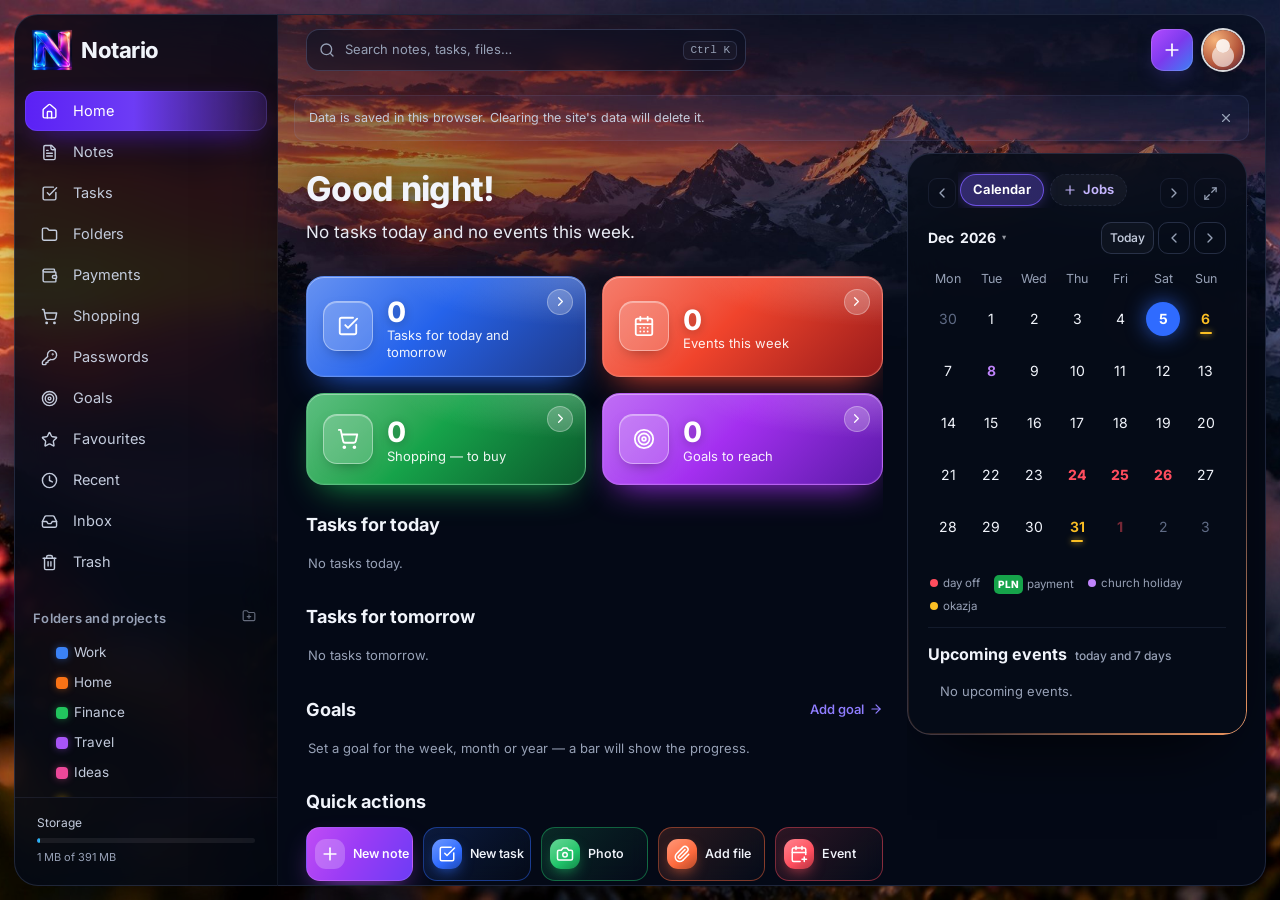
<file: index.html>
<!doctype html>
<html lang="pl">
  <head>
    <meta charset="UTF-8" />
    <meta name="viewport" content="width=device-width, initial-scale=1, viewport-fit=cover" />
    <meta name="theme-color" content="#030814" />
    <meta
      http-equiv="Content-Security-Policy"
      content="default-src 'self'; script-src 'self' 'wasm-unsafe-eval'; style-src 'self' 'unsafe-inline'; img-src 'self' data: blob: notatnik-file:; media-src 'self' blob: notatnik-file:; frame-src blob: notatnik-file:; font-src 'self' data:; connect-src 'self' https://wdqljuhkaqokjelwuyvf.supabase.co https://api.nbp.pl; worker-src 'self'; manifest-src 'self'"
    />
    <title>Notario</title>
    <link rel="icon" type="image/png" href="./favicon.png" />
    <link rel="apple-touch-icon" href="./apple-touch-icon.png" />
    <link rel="manifest" href="./manifest.webmanifest" />
    <!-- iPhone: full screen from the home screen, content under the status bar -->
    <meta name="apple-mobile-web-app-capable" content="yes" />
    <meta name="mobile-web-app-capable" content="yes" />
    <meta name="apple-mobile-web-app-status-bar-style" content="black-translucent" />
    <meta name="apple-mobile-web-app-title" content="Notario" />
    <meta name="format-detection" content="telephone=no" />
    <script type="module" crossorigin src="./assets/index-CvY_UtPV.js"></script>
    <link rel="stylesheet" crossorigin href="./assets/index-BrNB_tEs.css">
  </head>
  <body>
    <div id="root"></div>
  </body>
</html>
</file>
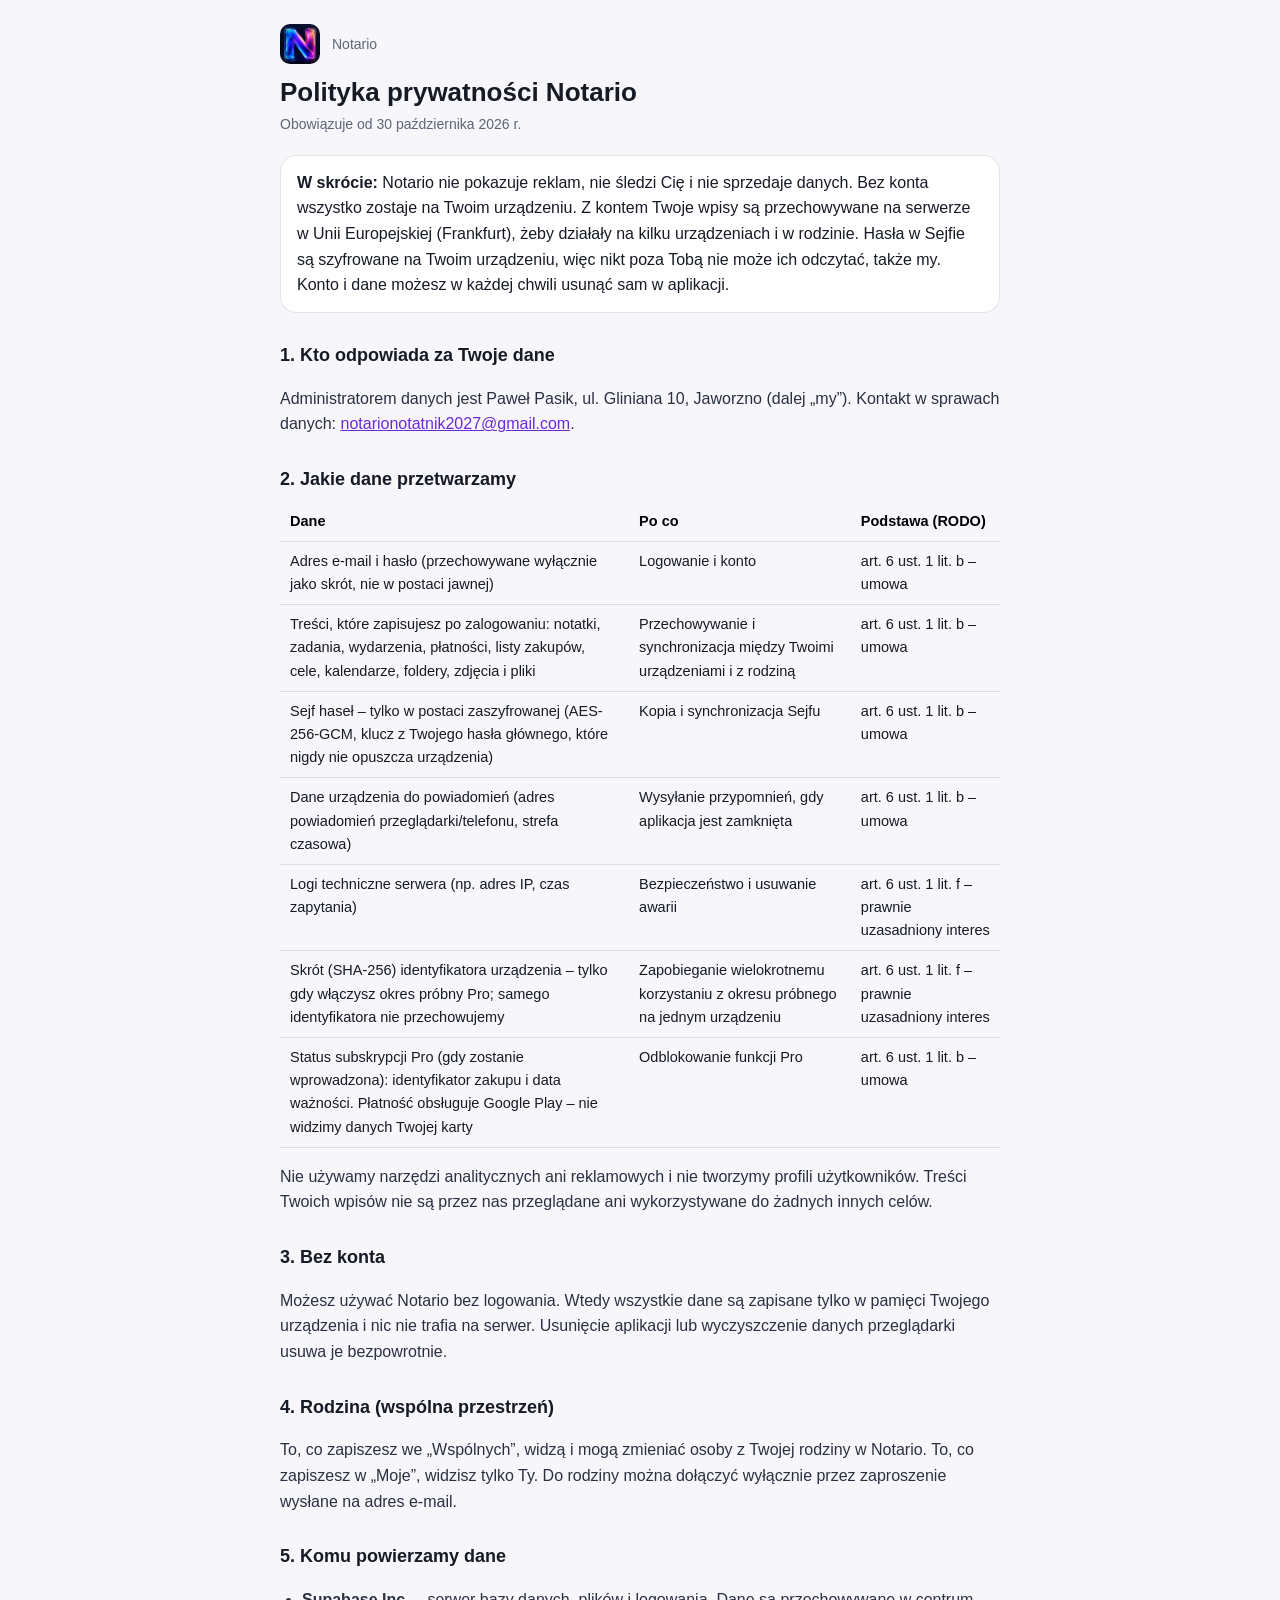
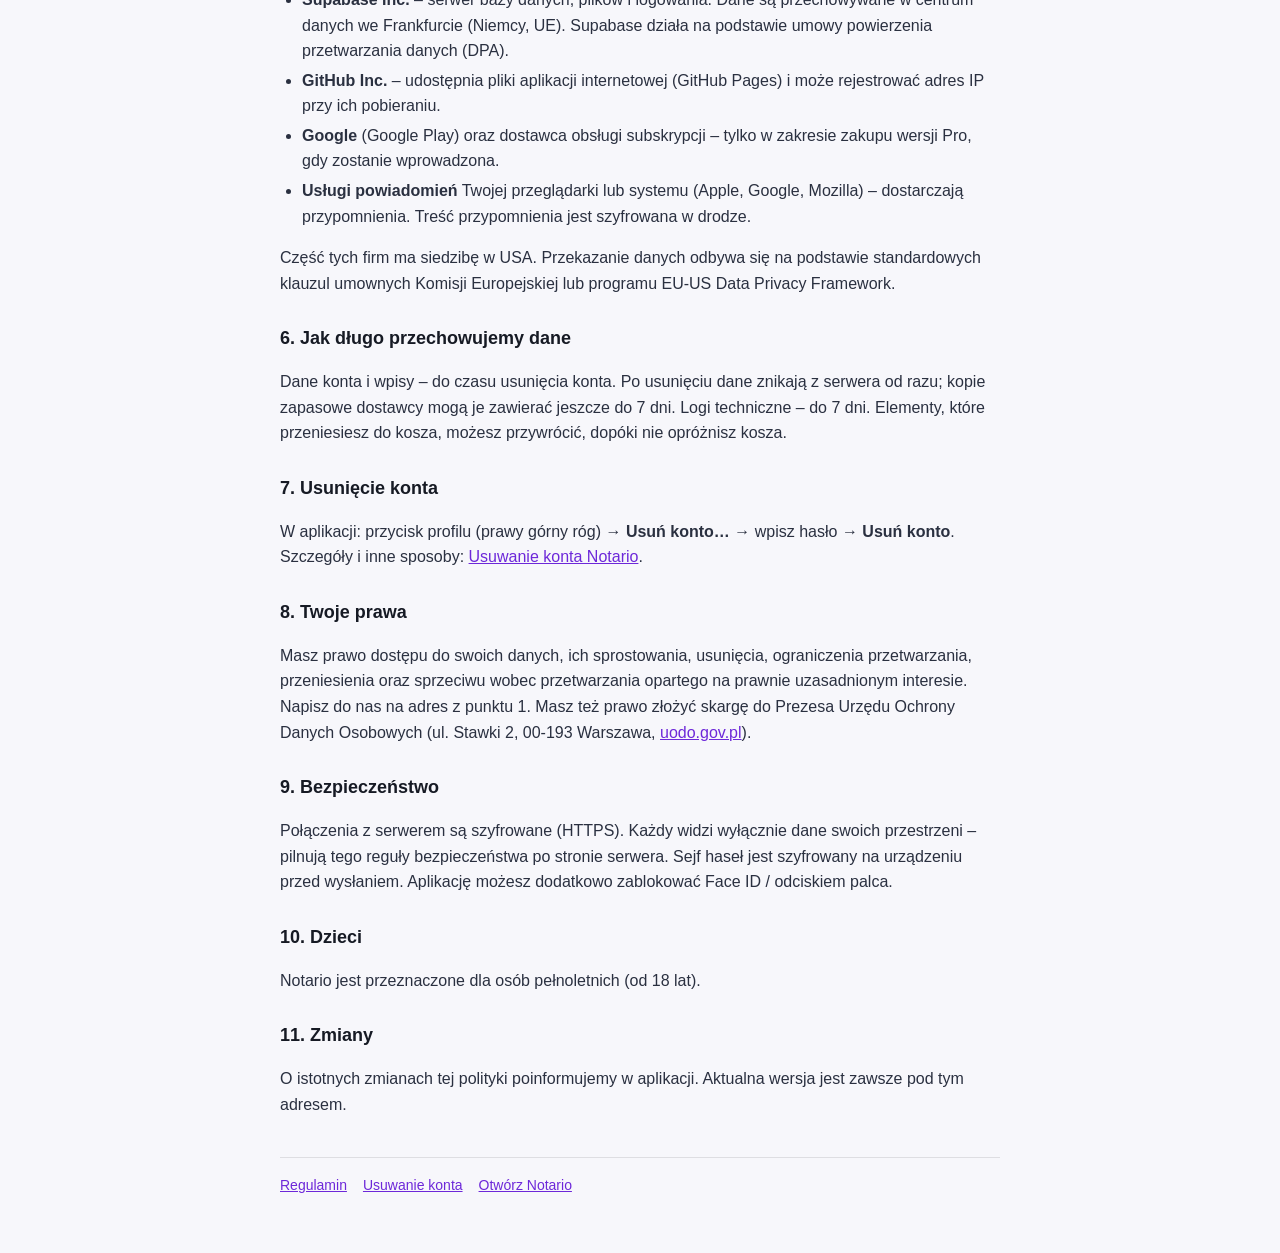
<file: prywatnosc/index.html>
<!doctype html>
<html lang="pl">
<head>
<meta charset="utf-8">
<meta name="viewport" content="width=device-width, initial-scale=1, viewport-fit=cover">
<title>Polityka prywatności – Notario</title>
<link rel="stylesheet" href="../legal.css">
</head>
<body>
<main>
  <header><img src="../icon-192.png" alt=""><a href="../">Notario</a></header>
  <h1>Polityka prywatności Notario</h1>
  <p class="meta">Obowiązuje od 30 października 2026 r.</p>

  <div class="card">
    <b>W skrócie:</b> Notario nie pokazuje reklam, nie śledzi Cię i nie sprzedaje danych. Bez konta wszystko zostaje na Twoim urządzeniu.
    Z kontem Twoje wpisy są przechowywane na serwerze w Unii Europejskiej (Frankfurt), żeby działały na kilku urządzeniach i w rodzinie.
    Hasła w Sejfie są szyfrowane na Twoim urządzeniu, więc nikt poza Tobą nie może ich odczytać, także my.
    Konto i dane możesz w każdej chwili usunąć sam w aplikacji.
  </div>

  <h2>1. Kto odpowiada za Twoje dane</h2>
  <p>Administratorem danych jest Paweł Pasik, ul. Gliniana 10, Jaworzno
    (dalej „my”). Kontakt w sprawach danych: <a href="mailto:notarionotatnik2027@gmail.com">notarionotatnik2027@gmail.com</a>.</p>

  <h2>2. Jakie dane przetwarzamy</h2>
  <table>
    <tr><th>Dane</th><th>Po co</th><th>Podstawa (RODO)</th></tr>
    <tr><td>Adres e-mail i hasło (przechowywane wyłącznie jako skrót, nie w postaci jawnej)</td><td>Logowanie i konto</td><td>art. 6 ust. 1 lit. b – umowa</td></tr>
    <tr><td>Treści, które zapisujesz po zalogowaniu: notatki, zadania, wydarzenia, płatności, listy zakupów, cele, kalendarze, foldery, zdjęcia i pliki</td><td>Przechowywanie i synchronizacja między Twoimi urządzeniami i z rodziną</td><td>art. 6 ust. 1 lit. b – umowa</td></tr>
    <tr><td>Sejf haseł – tylko w postaci zaszyfrowanej (AES-256-GCM, klucz z Twojego hasła głównego, które nigdy nie opuszcza urządzenia)</td><td>Kopia i synchronizacja Sejfu</td><td>art. 6 ust. 1 lit. b – umowa</td></tr>
    <tr><td>Dane urządzenia do powiadomień (adres powiadomień przeglądarki/telefonu, strefa czasowa)</td><td>Wysyłanie przypomnień, gdy aplikacja jest zamknięta</td><td>art. 6 ust. 1 lit. b – umowa</td></tr>
    <tr><td>Logi techniczne serwera (np. adres IP, czas zapytania)</td><td>Bezpieczeństwo i usuwanie awarii</td><td>art. 6 ust. 1 lit. f – prawnie uzasadniony interes</td></tr>
    <tr><td>Skrót (SHA-256) identyfikatora urządzenia – tylko gdy włączysz okres próbny Pro; samego identyfikatora nie przechowujemy</td><td>Zapobieganie wielokrotnemu korzystaniu z okresu próbnego na jednym urządzeniu</td><td>art. 6 ust. 1 lit. f – prawnie uzasadniony interes</td></tr>
    <tr><td>Status subskrypcji Pro (gdy zostanie wprowadzona): identyfikator zakupu i data ważności. Płatność obsługuje Google Play – nie widzimy danych Twojej karty</td><td>Odblokowanie funkcji Pro</td><td>art. 6 ust. 1 lit. b – umowa</td></tr>
  </table>
  <p>Nie używamy narzędzi analitycznych ani reklamowych i nie tworzymy profili użytkowników.
    Treści Twoich wpisów nie są przez nas przeglądane ani wykorzystywane do żadnych innych celów.</p>

  <h2>3. Bez konta</h2>
  <p>Możesz używać Notario bez logowania. Wtedy wszystkie dane są zapisane tylko w pamięci Twojego urządzenia i nic nie trafia na serwer.
    Usunięcie aplikacji lub wyczyszczenie danych przeglądarki usuwa je bezpowrotnie.</p>

  <h2>4. Rodzina (wspólna przestrzeń)</h2>
  <p>To, co zapiszesz we „Wspólnych”, widzą i mogą zmieniać osoby z Twojej rodziny w Notario. To, co zapiszesz w „Moje”, widzisz tylko Ty.
    Do rodziny można dołączyć wyłącznie przez zaproszenie wysłane na adres e-mail.</p>

  <h2>5. Komu powierzamy dane</h2>
  <ul>
    <li><b>Supabase Inc.</b> – serwer bazy danych, plików i logowania. Dane są przechowywane w centrum danych we Frankfurcie (Niemcy, UE). Supabase działa na podstawie umowy powierzenia przetwarzania danych (DPA).</li>
    <li><b>GitHub Inc.</b> – udostępnia pliki aplikacji internetowej (GitHub Pages) i może rejestrować adres IP przy ich pobieraniu.</li>
    <li><b>Google</b> (Google Play) oraz dostawca obsługi subskrypcji – tylko w zakresie zakupu wersji Pro, gdy zostanie wprowadzona.</li>
    <li><b>Usługi powiadomień</b> Twojej przeglądarki lub systemu (Apple, Google, Mozilla) – dostarczają przypomnienia. Treść przypomnienia jest szyfrowana w drodze.</li>
  </ul>
  <p>Część tych firm ma siedzibę w USA. Przekazanie danych odbywa się na podstawie standardowych klauzul umownych Komisji Europejskiej
    lub programu EU-US Data Privacy Framework.</p>

  <h2>6. Jak długo przechowujemy dane</h2>
  <p>Dane konta i wpisy – do czasu usunięcia konta. Po usunięciu dane znikają z serwera od razu; kopie zapasowe dostawcy mogą je zawierać jeszcze do 7 dni.
    Logi techniczne – do 7 dni. Elementy, które przeniesiesz do kosza, możesz przywrócić, dopóki nie opróżnisz kosza.</p>

  <h2>7. Usunięcie konta</h2>
  <p>W aplikacji: przycisk profilu (prawy górny róg) → <b>Usuń konto…</b> → wpisz hasło → <b>Usuń konto</b>.
    Szczegóły i inne sposoby: <a href="../usun-konto/">Usuwanie konta Notario</a>.</p>

  <h2>8. Twoje prawa</h2>
  <p>Masz prawo dostępu do swoich danych, ich sprostowania, usunięcia, ograniczenia przetwarzania, przeniesienia oraz sprzeciwu wobec przetwarzania
    opartego na prawnie uzasadnionym interesie. Napisz do nas na adres z punktu 1. Masz też prawo złożyć skargę do Prezesa Urzędu Ochrony Danych Osobowych
    (ul. Stawki 2, 00-193 Warszawa, <a href="https://uodo.gov.pl">uodo.gov.pl</a>).</p>

  <h2>9. Bezpieczeństwo</h2>
  <p>Połączenia z serwerem są szyfrowane (HTTPS). Każdy widzi wyłącznie dane swoich przestrzeni – pilnują tego reguły bezpieczeństwa po stronie serwera.
    Sejf haseł jest szyfrowany na urządzeniu przed wysłaniem. Aplikację możesz dodatkowo zablokować Face ID / odciskiem palca.</p>

  <h2>10. Dzieci</h2>
  <p>Notario jest przeznaczone dla osób pełnoletnich (od 18 lat).</p>

  <h2>11. Zmiany</h2>
  <p>O istotnych zmianach tej polityki poinformujemy w aplikacji. Aktualna wersja jest zawsze pod tym adresem.</p>

  <footer><a href="../regulamin/">Regulamin</a><a href="../usun-konto/">Usuwanie konta</a><a href="../">Otwórz Notario</a></footer>
</main>
</body>
</html>
</file>
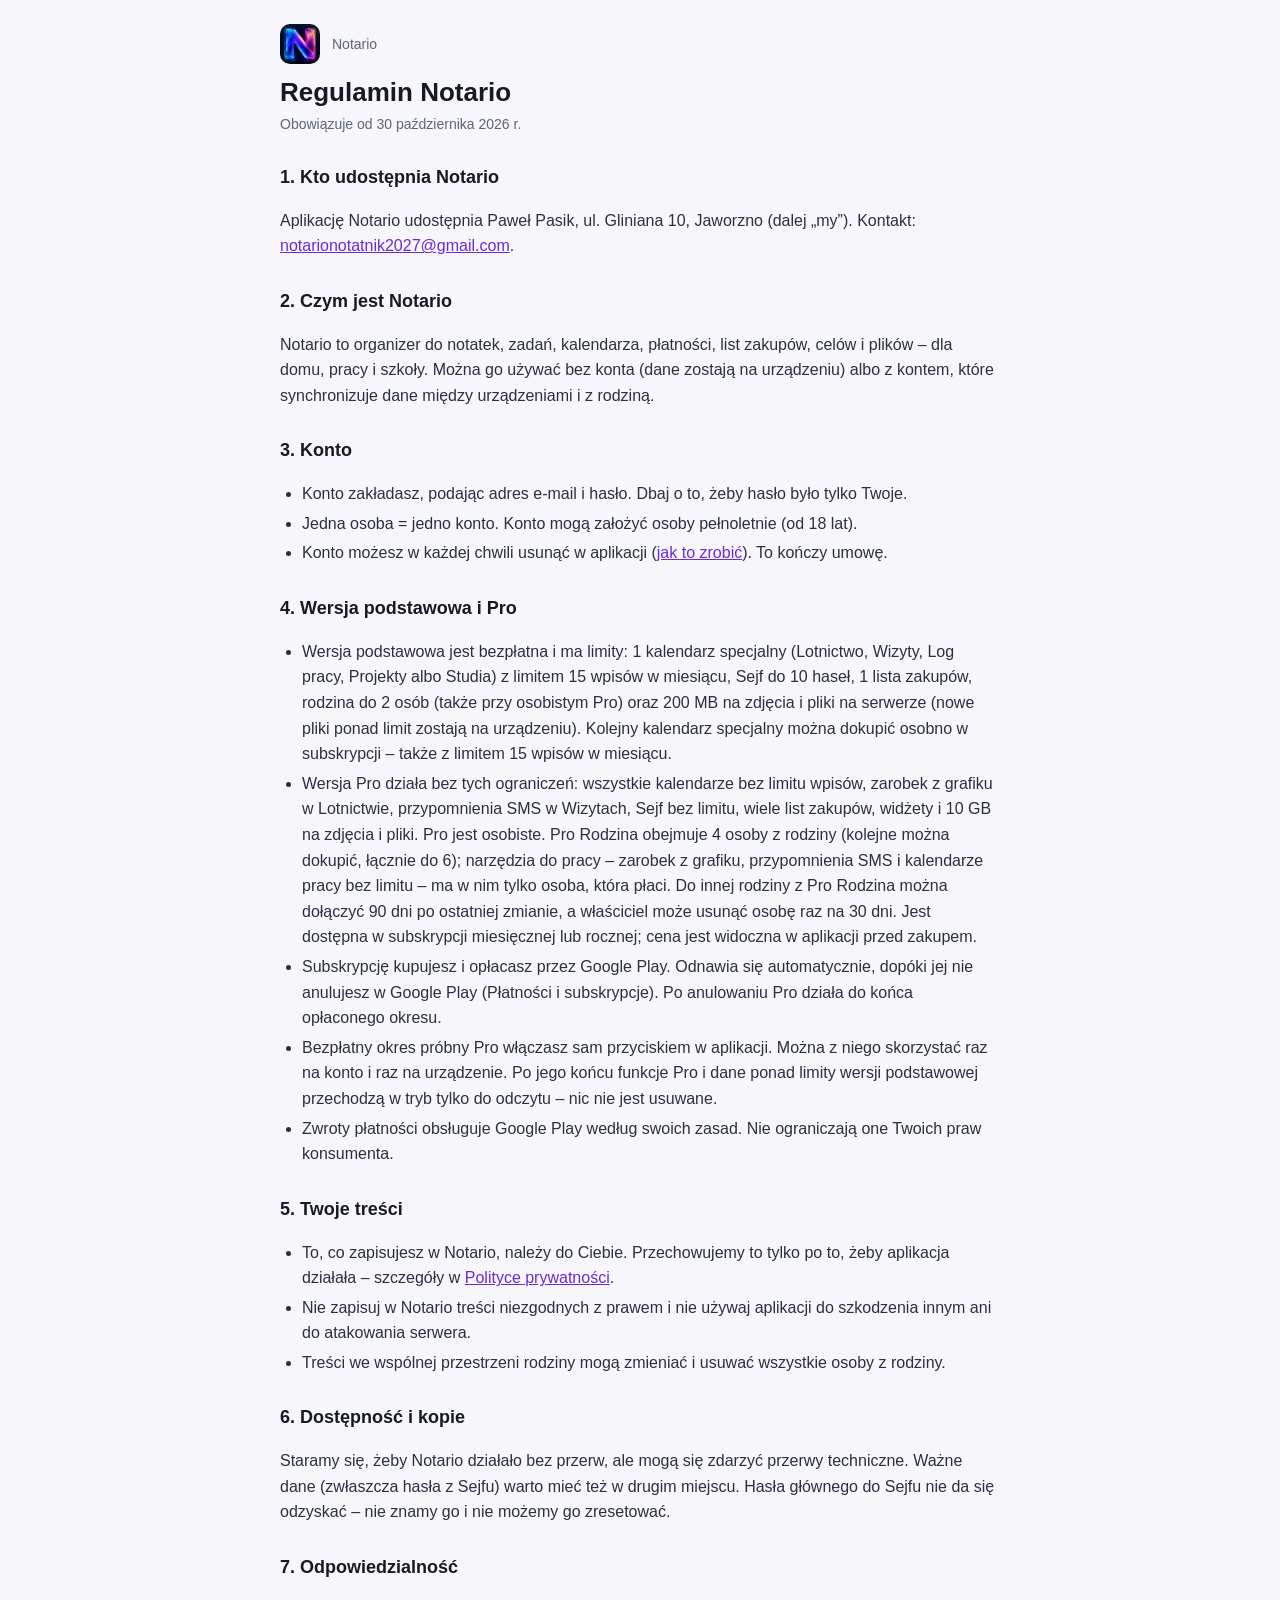
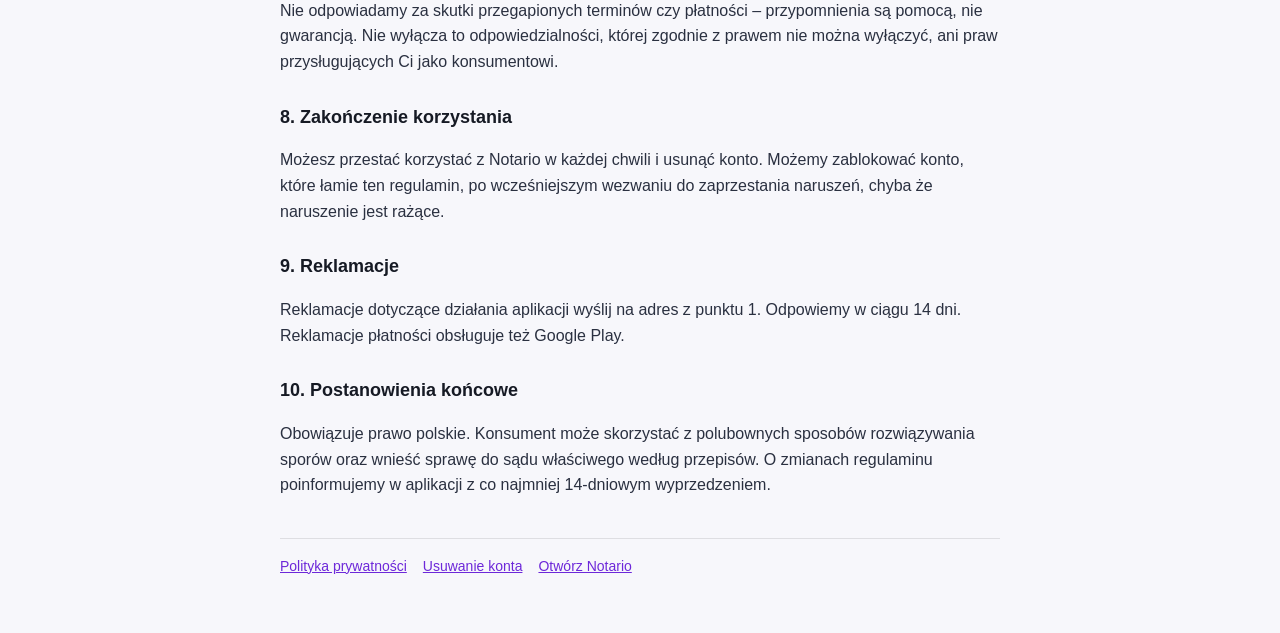
<file: regulamin/index.html>
<!doctype html>
<html lang="pl">
<head>
<meta charset="utf-8">
<meta name="viewport" content="width=device-width, initial-scale=1, viewport-fit=cover">
<title>Regulamin – Notario</title>
<link rel="stylesheet" href="../legal.css">
</head>
<body>
<main>
  <header><img src="../icon-192.png" alt=""><a href="../">Notario</a></header>
  <h1>Regulamin Notario</h1>
  <p class="meta">Obowiązuje od 30 października 2026 r.</p>

  <h2>1. Kto udostępnia Notario</h2>
  <p>Aplikację Notario udostępnia Paweł Pasik, ul. Gliniana 10, Jaworzno
    (dalej „my”). Kontakt: <a href="mailto:notarionotatnik2027@gmail.com">notarionotatnik2027@gmail.com</a>.</p>

  <h2>2. Czym jest Notario</h2>
  <p>Notario to organizer do notatek, zadań, kalendarza, płatności, list zakupów, celów i plików – dla domu, pracy i szkoły.
    Można go używać bez konta (dane zostają na urządzeniu) albo z kontem, które synchronizuje dane między urządzeniami i z rodziną.</p>

  <h2>3. Konto</h2>
  <ul>
    <li>Konto zakładasz, podając adres e-mail i hasło. Dbaj o to, żeby hasło było tylko Twoje.</li>
    <li>Jedna osoba = jedno konto. Konto mogą założyć osoby pełnoletnie (od 18 lat).</li>
    <li>Konto możesz w każdej chwili usunąć w aplikacji (<a href="../usun-konto/">jak to zrobić</a>). To kończy umowę.</li>
  </ul>

  <h2>4. Wersja podstawowa i Pro</h2>
  <ul>
    <li>Wersja podstawowa jest bezpłatna i ma limity: 1 kalendarz specjalny (Lotnictwo, Wizyty, Log pracy, Projekty albo Studia) z limitem 15 wpisów w miesiącu,
      Sejf do 10 haseł, 1 lista zakupów, rodzina do 2 osób (także przy osobistym Pro) oraz 200 MB na zdjęcia i pliki na serwerze (nowe pliki ponad limit zostają na urządzeniu).
      Kolejny kalendarz specjalny można dokupić osobno w subskrypcji – także z limitem 15 wpisów w miesiącu.</li>
    <li>Wersja Pro działa bez tych ograniczeń: wszystkie kalendarze bez limitu wpisów, zarobek z grafiku w Lotnictwie, przypomnienia SMS w Wizytach,
      Sejf bez limitu, wiele list zakupów, widżety i 10 GB na zdjęcia i pliki. Pro jest osobiste.
      Pro Rodzina obejmuje 4 osoby z rodziny (kolejne można dokupić, łącznie do 6); narzędzia do pracy – zarobek z grafiku,
      przypomnienia SMS i kalendarze pracy bez limitu – ma w nim tylko osoba, która płaci. Do innej rodziny z Pro Rodzina można
      dołączyć 90 dni po ostatniej zmianie, a właściciel może usunąć osobę raz na 30 dni.
      Jest dostępna w subskrypcji miesięcznej lub rocznej; cena jest widoczna w aplikacji przed zakupem.</li>
    <li>Subskrypcję kupujesz i opłacasz przez Google Play. Odnawia się automatycznie, dopóki jej nie anulujesz w Google Play
      (Płatności i subskrypcje). Po anulowaniu Pro działa do końca opłaconego okresu.</li>
    <li>Bezpłatny okres próbny Pro włączasz sam przyciskiem w aplikacji. Można z niego skorzystać raz na konto i raz na urządzenie.
      Po jego końcu funkcje Pro i dane ponad limity wersji podstawowej przechodzą w tryb tylko do odczytu – nic nie jest usuwane.</li>
    <li>Zwroty płatności obsługuje Google Play według swoich zasad. Nie ograniczają one Twoich praw konsumenta.</li>
  </ul>

  <h2>5. Twoje treści</h2>
  <ul>
    <li>To, co zapisujesz w Notario, należy do Ciebie. Przechowujemy to tylko po to, żeby aplikacja działała – szczegóły w <a href="../prywatnosc/">Polityce prywatności</a>.</li>
    <li>Nie zapisuj w Notario treści niezgodnych z prawem i nie używaj aplikacji do szkodzenia innym ani do atakowania serwera.</li>
    <li>Treści we wspólnej przestrzeni rodziny mogą zmieniać i usuwać wszystkie osoby z rodziny.</li>
  </ul>

  <h2>6. Dostępność i kopie</h2>
  <p>Staramy się, żeby Notario działało bez przerw, ale mogą się zdarzyć przerwy techniczne. Ważne dane (zwłaszcza hasła z Sejfu)
    warto mieć też w drugim miejscu. Hasła głównego do Sejfu nie da się odzyskać – nie znamy go i nie możemy go zresetować.</p>

  <h2>7. Odpowiedzialność</h2>
  <p>Nie odpowiadamy za skutki przegapionych terminów czy płatności – przypomnienia są pomocą, nie gwarancją. Nie wyłącza to
    odpowiedzialności, której zgodnie z prawem nie można wyłączyć, ani praw przysługujących Ci jako konsumentowi.</p>

  <h2>8. Zakończenie korzystania</h2>
  <p>Możesz przestać korzystać z Notario w każdej chwili i usunąć konto. Możemy zablokować konto, które łamie ten regulamin,
    po wcześniejszym wezwaniu do zaprzestania naruszeń, chyba że naruszenie jest rażące.</p>

  <h2>9. Reklamacje</h2>
  <p>Reklamacje dotyczące działania aplikacji wyślij na adres z punktu 1. Odpowiemy w ciągu 14 dni. Reklamacje płatności
    obsługuje też Google Play.</p>

  <h2>10. Postanowienia końcowe</h2>
  <p>Obowiązuje prawo polskie. Konsument może skorzystać z polubownych sposobów rozwiązywania sporów oraz wnieść sprawę do sądu właściwego według przepisów.
    O zmianach regulaminu poinformujemy w aplikacji z co najmniej 14-dniowym wyprzedzeniem.</p>

  <footer><a href="../prywatnosc/">Polityka prywatności</a><a href="../usun-konto/">Usuwanie konta</a><a href="../">Otwórz Notario</a></footer>
</main>
</body>
</html>
</file>
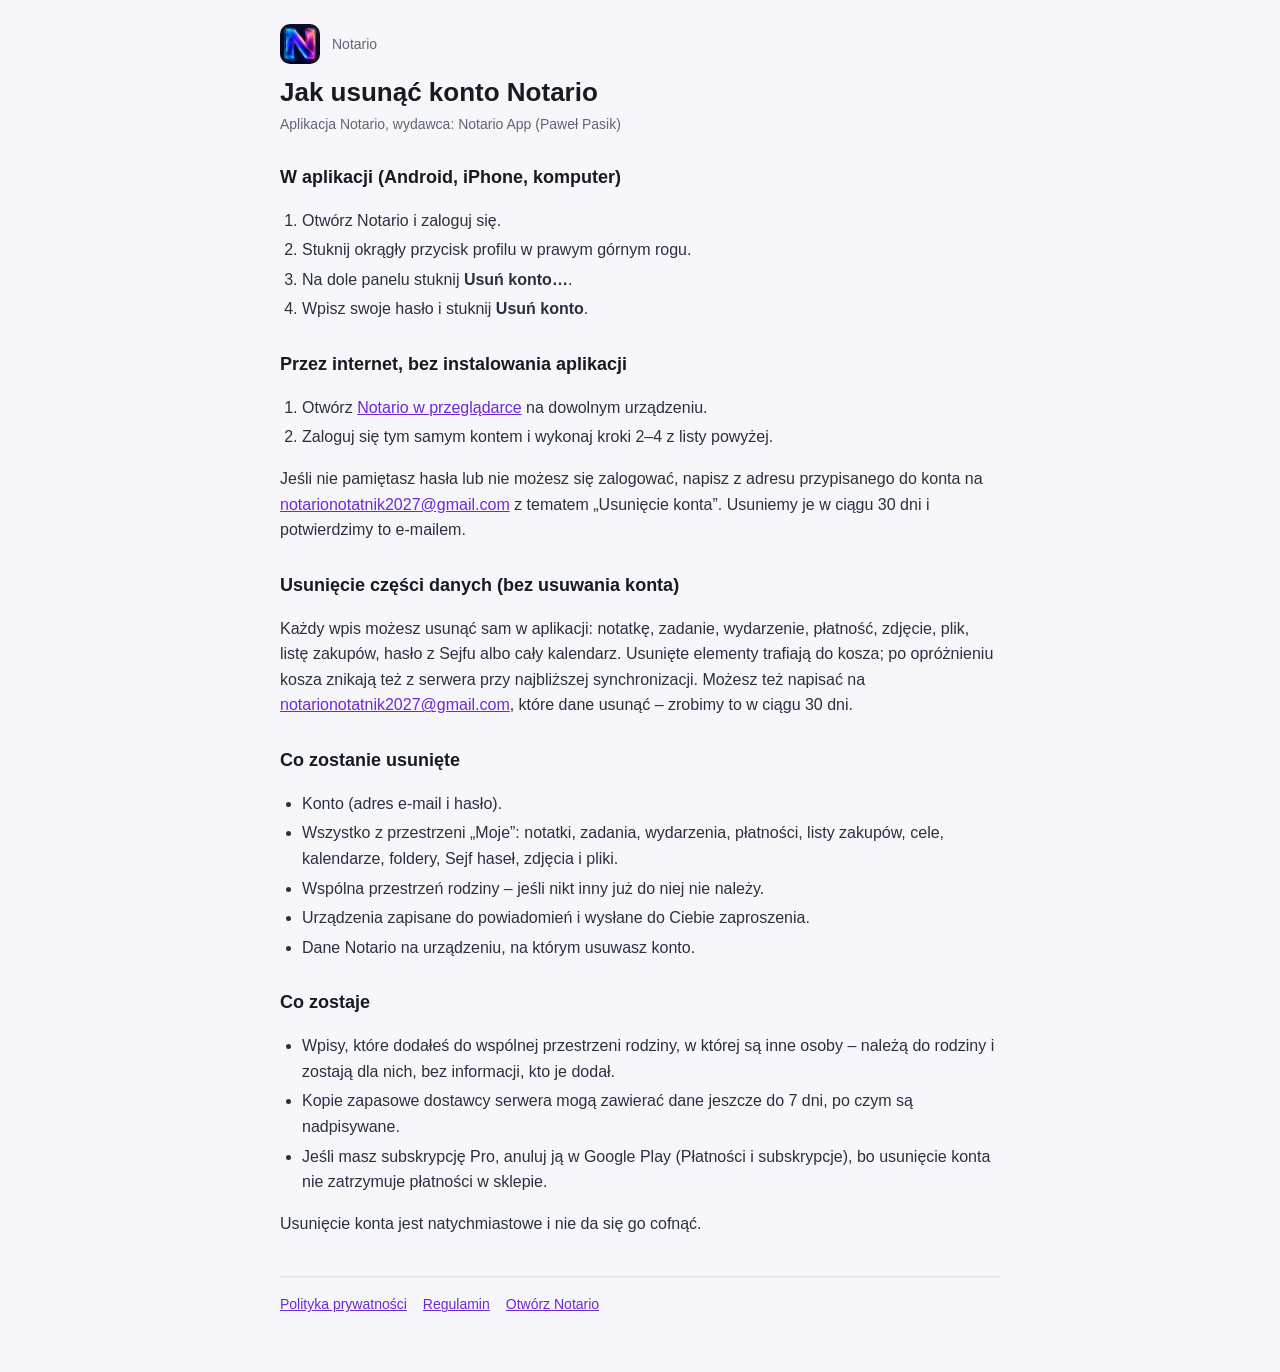
<file: usun-konto/index.html>
<!doctype html>
<html lang="pl">
<head>
<meta charset="utf-8">
<meta name="viewport" content="width=device-width, initial-scale=1, viewport-fit=cover">
<title>Usuwanie konta – Notario</title>
<link rel="stylesheet" href="../legal.css">
</head>
<body>
<main>
  <header><img src="../icon-192.png" alt=""><a href="../">Notario</a></header>
  <h1>Jak usunąć konto Notario</h1>
  <p class="meta">Aplikacja Notario, wydawca: Notario App (Paweł Pasik)</p>

  <h2>W aplikacji (Android, iPhone, komputer)</h2>
  <ol>
    <li>Otwórz Notario i zaloguj się.</li>
    <li>Stuknij okrągły przycisk profilu w prawym górnym rogu.</li>
    <li>Na dole panelu stuknij <b>Usuń konto…</b>.</li>
    <li>Wpisz swoje hasło i stuknij <b>Usuń konto</b>.</li>
  </ol>

  <h2>Przez internet, bez instalowania aplikacji</h2>
  <ol>
    <li>Otwórz <a href="../">Notario w przeglądarce</a> na dowolnym urządzeniu.</li>
    <li>Zaloguj się tym samym kontem i wykonaj kroki 2–4 z listy powyżej.</li>
  </ol>
  <p>Jeśli nie pamiętasz hasła lub nie możesz się zalogować, napisz z adresu przypisanego do konta na
    <a href="mailto:notarionotatnik2027@gmail.com">notarionotatnik2027@gmail.com</a> z tematem „Usunięcie konta”. Usuniemy je w ciągu 30 dni i potwierdzimy to e-mailem.</p>

  <h2>Usunięcie części danych (bez usuwania konta)</h2>
  <p>Każdy wpis możesz usunąć sam w aplikacji: notatkę, zadanie, wydarzenie, płatność, zdjęcie, plik, listę zakupów, hasło z Sejfu
    albo cały kalendarz. Usunięte elementy trafiają do kosza; po opróżnieniu kosza znikają też z serwera przy najbliższej synchronizacji.
    Możesz też napisać na <a href="mailto:notarionotatnik2027@gmail.com">notarionotatnik2027@gmail.com</a>, które dane usunąć – zrobimy to w ciągu 30 dni.</p>

  <h2>Co zostanie usunięte</h2>
  <ul>
    <li>Konto (adres e-mail i hasło).</li>
    <li>Wszystko z przestrzeni „Moje”: notatki, zadania, wydarzenia, płatności, listy zakupów, cele, kalendarze, foldery, Sejf haseł, zdjęcia i pliki.</li>
    <li>Wspólna przestrzeń rodziny – jeśli nikt inny już do niej nie należy.</li>
    <li>Urządzenia zapisane do powiadomień i wysłane do Ciebie zaproszenia.</li>
    <li>Dane Notario na urządzeniu, na którym usuwasz konto.</li>
  </ul>

  <h2>Co zostaje</h2>
  <ul>
    <li>Wpisy, które dodałeś do wspólnej przestrzeni rodziny, w której są inne osoby – należą do rodziny i zostają dla nich, bez informacji, kto je dodał.</li>
    <li>Kopie zapasowe dostawcy serwera mogą zawierać dane jeszcze do 7 dni, po czym są nadpisywane.</li>
    <li>Jeśli masz subskrypcję Pro, anuluj ją w Google Play (Płatności i subskrypcje), bo usunięcie konta nie zatrzymuje płatności w sklepie.</li>
  </ul>
  <p>Usunięcie konta jest natychmiastowe i nie da się go cofnąć.</p>

  <footer><a href="../prywatnosc/">Polityka prywatności</a><a href="../regulamin/">Regulamin</a><a href="../">Otwórz Notario</a></footer>
</main>
</body>
</html>
</file>
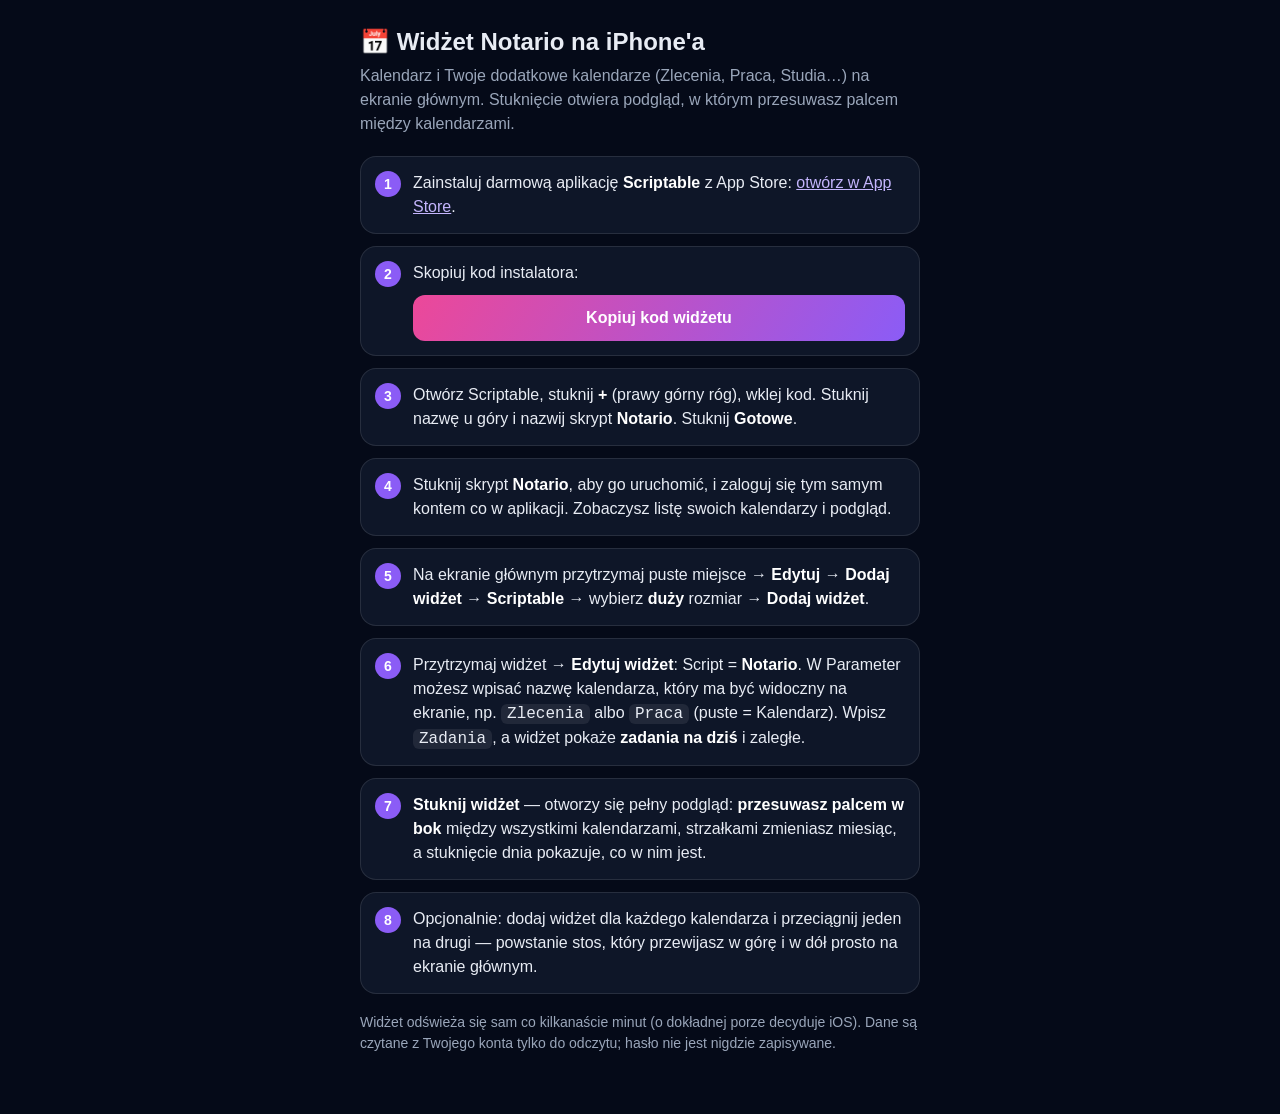
<file: widget/index.html>
<!doctype html>
<html lang="pl">
<head>
<meta charset="utf-8">
<meta name="viewport" content="width=device-width, initial-scale=1, viewport-fit=cover">
<title>Widżet Notario</title>
<style>
  :root { color-scheme: dark; --bg: #050a18; --card: #0e1628; --line: rgba(255,255,255,.1); --text: #e8ecf4; --muted: #9aa6ba; --accent: #8b5cf6; }
  * { box-sizing: border-box; }
  body { margin: 0; background: var(--bg); color: var(--text); font: 16px/1.5 -apple-system, BlinkMacSystemFont, "Segoe UI", sans-serif; padding: 20px 16px 48px; }
  main { max-width: 560px; margin: 0 auto; }
  h1 { font-size: 24px; margin: 4px 0 4px; }
  .lead { color: var(--muted); margin: 0 0 20px; }
  ol { padding: 0; margin: 0; list-style: none; counter-reset: s; display: grid; gap: 12px; }
  li { counter-increment: s; background: var(--card); border: 1px solid var(--line); border-radius: 16px; padding: 14px 14px 14px 52px; position: relative; }
  li::before { content: counter(s); position: absolute; left: 14px; top: 14px; width: 26px; height: 26px; border-radius: 50%; background: var(--accent); color: #fff; font-weight: 700; display: grid; place-items: center; font-size: 14px; }
  li b { color: #fff; }
  a { color: #c4b5fd; }
  button { margin-top: 10px; width: 100%; height: 46px; border: 0; border-radius: 12px; background: linear-gradient(120deg, #ec4899, #8b5cf6); color: #fff; font: inherit; font-weight: 700; }
  button.done { background: #16a34a; }
  code { background: rgba(255,255,255,.08); padding: 1px 6px; border-radius: 6px; }
  .tip { margin-top: 18px; color: var(--muted); font-size: 14px; }
</style>
</head>
<body>
<main>
  <h1>📅 Widżet Notario na iPhone'a</h1>
  <p class="lead">Kalendarz i Twoje dodatkowe kalendarze (Zlecenia, Praca, Studia…) na ekranie głównym. Stuknięcie otwiera podgląd, w którym przesuwasz palcem między kalendarzami.</p>
  <ol>
    <li>Zainstaluj darmową aplikację <b>Scriptable</b> z App Store: <a href="https://apps.apple.com/app/scriptable/id1405459188">otwórz w App Store</a>.</li>
    <li>Skopiuj kod instalatora:
      <button id="copy">Kopiuj kod widżetu</button>
    </li>
    <li>Otwórz Scriptable, stuknij <b>+</b> (prawy górny róg), wklej kod. Stuknij nazwę u góry i nazwij skrypt <b>Notario</b>. Stuknij <b>Gotowe</b>.</li>
    <li>Stuknij skrypt <b>Notario</b>, aby go uruchomić, i zaloguj się tym samym kontem co w aplikacji. Zobaczysz listę swoich kalendarzy i podgląd.</li>
    <li>Na ekranie głównym przytrzymaj puste miejsce → <b>Edytuj</b> → <b>Dodaj widżet</b> → <b>Scriptable</b> → wybierz <b>duży</b> rozmiar → <b>Dodaj widżet</b>.</li>
    <li>Przytrzymaj widżet → <b>Edytuj widżet</b>: Script = <b>Notario</b>. W Parameter możesz wpisać nazwę kalendarza, który ma być widoczny na ekranie, np. <code>Zlecenia</code> albo <code>Praca</code> (puste = Kalendarz). Wpisz <code>Zadania</code>, a widżet pokaże <b>zadania na dziś</b> i zaległe.</li>
    <li><b>Stuknij widżet</b> — otworzy się pełny podgląd: <b>przesuwasz palcem w bok</b> między wszystkimi kalendarzami, strzałkami zmieniasz miesiąc, a stuknięcie dnia pokazuje, co w nim jest.</li>
    <li>Opcjonalnie: dodaj widżet dla każdego kalendarza i przeciągnij jeden na drugi — powstanie stos, który przewijasz w górę i w dół prosto na ekranie głównym.</li>
  </ol>
  <p class="tip">Widżet odświeża się sam co kilkanaście minut (o dokładnej porze decyduje iOS). Dane są czytane z Twojego konta tylko do odczytu; hasło nie jest nigdzie zapisywane.</p>
</main>
<script>
  const btn = document.getElementById('copy');
  btn.addEventListener('click', async () => {
    try {
      const code = await (await fetch('instalator.js', { cache: 'no-store' })).text();
      await navigator.clipboard.writeText(code);
      btn.textContent = 'Skopiowano ✓ — wklej w Scriptable';
      btn.classList.add('done');
    } catch (e) {
      btn.textContent = 'Nie udało się skopiować — otwórz instalator.js i skopiuj ręcznie';
      location.href = 'instalator.js';
    }
  });
</script>
</body>
</html>
</file>
<file: assets/index-BrNB_tEs.css>
@font-face{font-family:Inter Variable;font-style:normal;font-display:swap;font-weight:100 900;src:url(./inter-cyrillic-ext-wght-normal-BOeWTOD4.woff2) format("woff2-variations");unicode-range:U+0460-052F,U+1C80-1C8A,U+20B4,U+2DE0-2DFF,U+A640-A69F,U+FE2E-FE2F}@font-face{font-family:Inter Variable;font-style:normal;font-display:swap;font-weight:100 900;src:url(./inter-cyrillic-wght-normal-DqGufNeO.woff2) format("woff2-variations");unicode-range:U+0301,U+0400-045F,U+0490-0491,U+04B0-04B1,U+2116}@font-face{font-family:Inter Variable;font-style:normal;font-display:swap;font-weight:100 900;src:url(./inter-greek-ext-wght-normal-DlzME5K_.woff2) format("woff2-variations");unicode-range:U+1F00-1FFF}@font-face{font-family:Inter Variable;font-style:normal;font-display:swap;font-weight:100 900;src:url(./inter-greek-wght-normal-CkhJZR-_.woff2) format("woff2-variations");unicode-range:U+0370-0377,U+037A-037F,U+0384-038A,U+038C,U+038E-03A1,U+03A3-03FF}@font-face{font-family:Inter Variable;font-style:normal;font-display:swap;font-weight:100 900;src:url(./inter-vietnamese-wght-normal-CBcvBZtf.woff2) format("woff2-variations");unicode-range:U+0102-0103,U+0110-0111,U+0128-0129,U+0168-0169,U+01A0-01A1,U+01AF-01B0,U+0300-0301,U+0303-0304,U+0308-0309,U+0323,U+0329,U+1EA0-1EF9,U+20AB}@font-face{font-family:Inter Variable;font-style:normal;font-display:swap;font-weight:100 900;src:url(./inter-latin-ext-wght-normal-DO1Apj_S.woff2) format("woff2-variations");unicode-range:U+0100-02BA,U+02BD-02C5,U+02C7-02CC,U+02CE-02D7,U+02DD-02FF,U+0304,U+0308,U+0329,U+1D00-1DBF,U+1E00-1E9F,U+1EF2-1EFF,U+2020,U+20A0-20AB,U+20AD-20C0,U+2113,U+2C60-2C7F,U+A720-A7FF}@font-face{font-family:Inter Variable;font-style:normal;font-display:swap;font-weight:100 900;src:url(./inter-latin-wght-normal-Dx4kXJAl.woff2) format("woff2-variations");unicode-range:U+0000-00FF,U+0131,U+0152-0153,U+02BB-02BC,U+02C6,U+02DA,U+02DC,U+0304,U+0308,U+0329,U+2000-206F,U+20AC,U+2122,U+2191,U+2193,U+2212,U+2215,U+FEFF,U+FFFD}:root{color-scheme:dark;--bg: #07080b;--bg-2: #0b0d12;--panel: rgba(18, 21, 29, .72);--panel-solid: #12151d;--panel-hi: rgba(28, 32, 43, .78);--hover: rgba(255, 255, 255, .045);--active: rgba(124, 156, 255, .12);--line: rgba(255, 255, 255, .07);--line-strong: rgba(255, 255, 255, .12);--text: #e9ecf3;--text-2: #b5bccb;--muted: #8a92a6;--faint: #5b6377;--accent: #8b7cff;--accent-2: #5ee6d0;--accent-glow: rgba(139, 124, 255, .38);--grad: linear-gradient(135deg, #a855f7 0%, #7c5cff 45%, #3b82f6 100%);--blue: #3b82f6;--violet: #a855f7;--pink: #ec4899;--slate: #64748b;--red: #ef4444;--orange: #f97316;--green: #22c55e;--yellow: #ffd166;--purple: #a472ff;--r-sm: 8px;--r: 12px;--r-lg: 16px;--shadow: 0 1px 0 rgba(255, 255, 255, .04) inset, 0 12px 32px -12px rgba(0, 0, 0, .6);--shadow-pop: 0 1px 0 rgba(255, 255, 255, .06) inset, 0 24px 60px -16px rgba(0, 0, 0, .75);--blur: saturate(140%) blur(18px);--font: "Inter Variable", "Inter", system-ui, -apple-system, "Segoe UI", sans-serif;--mono: ui-monospace, "JetBrains Mono", "Cascadia Code", Consolas, monospace;--ease: cubic-bezier(.2, .8, .2, 1);--fast: .14s;--med: .24s;--sidebar-w: 264px;--rpanel-w: 320px;--topbar-h: 52px}@media(prefers-reduced-motion:reduce){:root{--fast: 0ms;--med: 0ms}*,*:before,*:after{animation-duration:.01ms!important;transition-duration:.01ms!important}}:root{--safe-top: env(safe-area-inset-top, 0px)}:root.android{--safe-top: max(env(safe-area-inset-top, 0px), 34px)}*{box-sizing:border-box}html,body,#root{height:100%;margin:0}body{background:var(--bg);color:var(--text);font:400 14px/1.5 var(--font);font-feature-settings:"cv11","ss01","tnum" 0;-webkit-font-smoothing:antialiased;overflow:hidden;user-select:none}input,textarea,select,button{font:inherit;color:inherit}button{cursor:pointer;background:none;border:0;padding:0}input,textarea{user-select:text}::selection{background:#7c9cff59}:focus-visible{outline:2px solid var(--accent);outline-offset:2px;border-radius:6px}em.muted,.muted{color:var(--muted);font-style:normal}kbd{font:500 11px/1 var(--mono);color:var(--muted);padding:3px 6px;border-radius:6px;border:1px solid var(--line-strong);background:#ffffff08}::-webkit-scrollbar{width:10px;height:10px}::-webkit-scrollbar-thumb{background:#ffffff14;border-radius:10px;border:3px solid transparent;background-clip:content-box}::-webkit-scrollbar-thumb:hover{background-color:#ffffff29}.tone-accent{color:var(--accent)}.tone-teal{color:var(--accent-2)}.tone-red{color:var(--red)}.tone-orange{color:var(--orange)}.tone-yellow{color:var(--yellow)}.rot-90{transform:rotate(-90deg)}.spin{animation:spin .9s linear infinite}@keyframes spin{to{transform:rotate(360deg)}}.shell{position:relative;display:grid;grid-template-columns:var(--sidebar-w) minmax(0,1fr) var(--rpanel-w);height:100%;transition:grid-template-columns var(--med) var(--ease)}.backdrop{position:absolute;inset:0;z-index:-1;pointer-events:none;background:radial-gradient(900px 500px at 18% -10%,rgba(124,156,255,.1),transparent 60%),radial-gradient(700px 500px at 100% 110%,rgba(94,230,208,.06),transparent 60%),var(--bg)}.backdrop:after{content:"";position:absolute;inset:0;background-image:linear-gradient(rgba(255,255,255,.018) 1px,transparent 1px),linear-gradient(90deg,rgba(255,255,255,.018) 1px,transparent 1px);background-size:48px 48px;mask-image:radial-gradient(ellipse at 50% 0%,#000 0%,transparent 70%)}.sidebar{display:flex;flex-direction:column;min-height:0;border-right:1px solid var(--line);background:linear-gradient(180deg,#0e1016d9,#0a0c10d9);backdrop-filter:var(--blur)}.sidebar__brand{height:var(--topbar-h);display:flex;align-items:center;gap:10px;padding:0 18px;-webkit-app-region:drag;flex-shrink:0}.is-mac .sidebar__brand{padding-left:84px}.brand-mark{width:18px;height:18px;border-radius:6px;background:conic-gradient(from 200deg,var(--accent),var(--accent-2),var(--accent));box-shadow:0 0 16px var(--accent-glow)}.brand-name{font-weight:650;letter-spacing:.01em}.sidebar__section{padding:6px 10px 10px;display:grid;gap:1px}.sidebar__scroll{flex:1;overflow-y:auto;padding:0 10px 12px}.sidebar__footer{padding:8px 10px 12px;border-top:1px solid var(--line)}.sidebar__group{margin-top:14px}.sidebar__heading{display:flex;align-items:center;justify-content:space-between;padding:0 8px 6px;font-size:11px;font-weight:600;letter-spacing:.08em;text-transform:uppercase;color:var(--faint)}.sidebar__heading button{color:var(--muted);padding:3px;border-radius:6px;opacity:.7;transition:all var(--fast)}.sidebar__heading button:hover{opacity:1;color:var(--text);background:var(--hover)}.sidebar__empty{width:100%;text-align:left;padding:6px 10px;color:var(--muted);font-size:13px;border-radius:var(--r-sm)}.sidebar__empty:hover{background:var(--hover);color:var(--text)}.nav{position:relative;display:flex;align-items:center;gap:10px;width:100%;height:34px;padding:0 10px;border-radius:var(--r-sm);color:var(--text-2);transition:background var(--fast),color var(--fast)}.nav:hover{background:var(--hover);color:var(--text)}.nav--active{background:var(--active);color:var(--text)}.nav--active:before{content:"";position:absolute;left:-10px;top:8px;bottom:8px;width:3px;border-radius:0 3px 3px 0;background:var(--accent);box-shadow:0 0 10px var(--accent-glow)}.nav__icon{display:grid;place-items:center;width:18px;color:inherit}.nav--active .nav__icon{color:var(--accent)}.nav__label{flex:1;text-align:left;white-space:nowrap;overflow:hidden;text-overflow:ellipsis}.nav__count{font-size:11.5px;color:var(--muted);font-variant-numeric:tabular-nums}.tree__row{position:relative;display:flex;align-items:center;gap:6px;height:30px;padding-right:8px;border-radius:var(--r-sm);color:var(--text-2);cursor:pointer;transition:background var(--fast),color var(--fast)}.tree__row:hover{background:var(--hover);color:var(--text)}.tree__row--active{background:var(--active);color:var(--text)}.tree__twisty{display:grid;place-items:center;width:17px;height:17px;color:var(--faint);border-radius:4px;transition:transform var(--fast) var(--ease)}.tree__twisty--open{transform:rotate(90deg)}.tree__twisty--empty{visibility:hidden}.tree__icon{flex-shrink:0;color:var(--muted)}.tree__label{flex:1;min-width:0;white-space:nowrap;overflow:hidden;text-overflow:ellipsis;font-size:13.5px}.tree__count{font-size:11px;color:var(--faint);font-variant-numeric:tabular-nums}.tree__actions{display:none;gap:2px}.tree__row:hover .tree__actions{display:flex}.tree__row:hover .tree__count{display:none}.tree__actions button{padding:3px;border-radius:5px;color:var(--muted)}.tree__actions button:hover{background:var(--hover);color:var(--text)}.inline-name{flex:1;min-width:0;height:24px;padding:0 8px;border-radius:6px;border:1px solid var(--accent);background:var(--bg-2);outline:none;box-shadow:0 0 0 3px #7c9cff26}.tagcloud{display:flex;flex-wrap:wrap;gap:6px;padding:0 6px}.tagchip{display:inline-flex;align-items:center;gap:3px;height:24px;padding:0 8px;border-radius:999px;font-size:12px;color:var(--text-2);border:1px solid var(--line);background:#ffffff05;transition:all var(--fast)}.tagchip:hover,.tagchip--active{border-color:#7c9cff66;color:var(--text);background:var(--active)}.tagchip__n{color:var(--faint);margin-left:3px;font-size:11px}.tagchip--static button{display:grid;place-items:center;margin-left:2px;color:var(--muted);border-radius:50%}.tagchip--static button:hover{color:var(--text)}.main{display:flex;flex-direction:column;min-width:0;min-height:0}.topbar{height:var(--topbar-h);flex-shrink:0;display:flex;align-items:center;gap:16px;padding:0 16px 0 24px;-webkit-app-region:drag;border-bottom:1px solid var(--line)}.is-electron.shell--no-rpanel:not(.is-mac) .topbar{padding-right:150px}.topbar button,.topbar input{-webkit-app-region:no-drag}.topbar__title{display:flex;align-items:baseline;gap:12px;min-width:0}.topbar__title h1{margin:0;font-size:17px;font-weight:650;letter-spacing:-.01em;white-space:nowrap}.topbar__date{color:var(--muted);font-size:12.5px;white-space:nowrap}.searchbox{flex:1;max-width:520px;margin-left:auto;display:flex;align-items:center;gap:10px;height:34px;padding:0 8px 0 12px;border-radius:10px;color:var(--muted);border:1px solid var(--line);background:#ffffff06;transition:all var(--fast)}.searchbox span{flex:1;text-align:left;white-space:nowrap;overflow:hidden;text-overflow:ellipsis;font-size:13px}.searchbox:hover{border-color:var(--line-strong);color:var(--text-2);background:#ffffff0a}.topbar__actions{display:flex;align-items:center;gap:8px}.btn{display:inline-flex;align-items:center;gap:7px;height:34px;padding:0 14px;border-radius:10px;font-weight:550;font-size:13.5px;transition:all var(--fast) var(--ease)}.btn--primary{color:#0a0d16;background:linear-gradient(180deg,#9ab2ff,var(--accent));box-shadow:0 0 0 1px #ffffff26 inset,0 6px 20px -6px var(--accent-glow)}.btn--primary:hover{filter:brightness(1.08);box-shadow:0 0 0 1px #fff3 inset,0 8px 26px -6px var(--accent-glow)}.btn--primary:active{transform:translateY(1px)}.btn--ghost{color:var(--text-2);border:1px solid var(--line);background:#ffffff05}.btn--ghost:hover{color:var(--text);border-color:var(--line-strong);background:var(--hover)}.btn--danger:hover{color:var(--red);border-color:#ff5a6e59;background:#ff5a6e14}.btn--sm{height:28px;padding:0 10px;font-size:12.5px;border-radius:8px}.icon-btn{display:grid;place-items:center;width:32px;height:32px;border-radius:9px;color:var(--muted);transition:all var(--fast);flex-shrink:0}.icon-btn:hover{color:var(--text);background:var(--hover)}.icon-btn--fav{color:var(--yellow)}.linkish{color:var(--muted);font-size:12.5px;text-decoration:underline;text-underline-offset:3px}.linkish:hover{color:var(--text)}.menu-anchor{position:relative}.menu{position:absolute;right:0;top:calc(100% + 8px);z-index:30;min-width:230px;padding:6px;border-radius:var(--r);border:1px solid var(--line-strong);background:#141720eb;backdrop-filter:var(--blur);box-shadow:var(--shadow-pop);animation:pop-in var(--med) var(--ease);transform-origin:top right}.menu button{display:flex;align-items:center;gap:10px;width:100%;height:36px;padding:0 10px;border-radius:8px;color:var(--text-2)}.menu button:hover{background:var(--hover);color:var(--text)}.menu kbd{margin-left:auto}@keyframes pop-in{0%{opacity:0;transform:scale(.96) translateY(-4px)}}.content{flex:1;min-height:0;overflow:hidden}.view-enter{animation:view-in var(--med) var(--ease)}@keyframes view-in{0%{opacity:0;transform:translateY(6px)}}.dashboard{height:100%;overflow-y:auto;padding:24px}.stats{display:grid;grid-template-columns:repeat(4,minmax(0,1fr));gap:14px}.stat{position:relative;display:grid;grid-template-columns:auto 1fr;grid-template-areas:"icon label" "value value" "hint hint";align-items:center;gap:4px 10px;padding:16px 18px;text-align:left;border-radius:var(--r-lg);border:1px solid var(--line);background:var(--panel);backdrop-filter:var(--blur);box-shadow:var(--shadow);overflow:hidden;transition:transform var(--fast) var(--ease),border-color var(--fast);--tone: var(--accent)}.stat:after{content:"";position:absolute;inset:-1px -1px auto;height:2px;background:linear-gradient(90deg,transparent,var(--tone),transparent);opacity:.55}.stat:hover{transform:translateY(-2px);border-color:var(--line-strong)}.stat--accent{--tone: var(--accent)}.stat--teal{--tone: var(--accent-2)}.stat--red{--tone: var(--red)}.stat--orange{--tone: var(--orange)}.stat--muted{--tone: var(--faint)}.stat__icon{grid-area:icon;display:grid;place-items:center;width:30px;height:30px;border-radius:9px;color:var(--tone);background:color-mix(in srgb,var(--tone) 14%,transparent)}.stat__label{grid-area:label;color:var(--text-2);font-size:13px;font-weight:550;letter-spacing:.01em}.stat__value{grid-area:value;margin-top:6px;font-size:32px;font-weight:650;letter-spacing:-.02em;font-variant-numeric:tabular-nums;line-height:1.1}.stat--orange .stat__value{color:var(--orange)}.stat__hint{grid-area:hint;color:var(--muted);font-size:12px}.quick{display:flex;flex-wrap:wrap;align-items:center;gap:8px;margin:20px 0}.quick__label{color:var(--faint);font-size:11px;font-weight:600;letter-spacing:.08em;text-transform:uppercase;margin-right:6px}.quick button{display:inline-flex;align-items:center;gap:7px;height:32px;padding:0 12px;border-radius:999px;color:var(--text-2);font-size:13px;border:1px solid var(--line);background:#ffffff05;transition:all var(--fast)}.quick button:hover{color:var(--text);border-color:#7c9cff66;background:var(--active)}.cards{display:grid;grid-template-columns:repeat(auto-fill,minmax(min(380px,100%),1fr));gap:16px;align-items:start}.card{border-radius:var(--r-lg);border:1px solid var(--line);background:var(--panel);backdrop-filter:var(--blur);box-shadow:var(--shadow);overflow:hidden}.card--alert{border-color:#ff9f4347;background:linear-gradient(180deg,rgba(255,159,67,.06),transparent 50%),var(--panel)}.card__head{display:flex;align-items:center;gap:9px;padding:14px 16px 8px;color:var(--muted)}.card__head h2{margin:0;font-size:13px;font-weight:600;color:var(--text);letter-spacing:.01em}.card__body{padding:0 6px 8px;display:grid}.card__empty{margin:4px 12px 10px;color:var(--muted);font-size:13px}.note-tile{display:grid;gap:2px;padding:9px 10px;border-radius:var(--r-sm);text-align:left;transition:background var(--fast)}.note-tile:hover{background:var(--hover)}.note-tile__title{font-weight:550;white-space:nowrap;overflow:hidden;text-overflow:ellipsis}.note-tile__excerpt{color:var(--muted);font-size:12.5px;display:-webkit-box;-webkit-line-clamp:1;-webkit-box-orient:vertical;overflow:hidden}.note-tile__time{color:var(--faint);font-size:11.5px}.row{position:relative;display:flex;align-items:center;gap:10px;min-height:38px;padding:6px 10px 6px 12px;border-radius:var(--r-sm);cursor:pointer;transition:background var(--fast),opacity var(--med)}.row--selected{background:var(--active)}.row--static{cursor:default}.row__stripe{position:absolute;left:3px;top:9px;bottom:9px;width:3px;border-radius:3px;opacity:.9}.row__lead{display:grid;place-items:center;width:20px;flex-shrink:0;color:var(--muted)}.row__main{flex:1;min-width:0;display:grid}.row__title{white-space:nowrap;overflow:hidden;text-overflow:ellipsis}.row--done .row__title{color:var(--muted);text-decoration:line-through;text-decoration-color:var(--faint)}.row__excerpt{color:var(--muted);font-size:12.5px;white-space:nowrap;overflow:hidden;text-overflow:ellipsis}.row__meta{display:flex;align-items:center;gap:8px;flex-shrink:0}.row__due{color:var(--muted);font-size:12px;font-variant-numeric:tabular-nums;white-space:nowrap}.row__due--late{color:var(--orange);font-weight:550}.row__fav{color:var(--yellow)}.pill{display:inline-flex;align-items:center;gap:4px;height:20px;padding:0 7px;border-radius:999px;font-size:11px;font-weight:550;white-space:nowrap}.pill--prio2{color:var(--orange);background:#ff9f431f}.pill--prio3{color:var(--red);background:#ff5a6e24}.pill--money{color:#ffb3bd;background:#ff5a6e1a;font-variant-numeric:tabular-nums}.check{position:relative;display:grid;place-items:center;width:18px;height:18px;border-radius:50%;border:1.5px solid var(--faint);transition:border-color var(--fast),background var(--fast),box-shadow var(--fast)}.check:hover{border-color:var(--accent);box-shadow:0 0 0 3px #7c9cff24}.check svg{width:14px;height:14px;fill:none;stroke:#0a0d16;stroke-width:2.4;stroke-linecap:round;stroke-linejoin:round;stroke-dasharray:14;stroke-dashoffset:14}.check--on{border-color:var(--accent-2);background:var(--accent-2)}.check--on svg{stroke-dashoffset:0;transition:stroke-dashoffset .26s var(--ease) 60ms}.check--pop{animation:check-pop .42s var(--ease)}.check--pop:after{content:"";position:absolute;inset:-2px;border-radius:50%;border:2px solid var(--accent-2);animation:check-ring .42s var(--ease) forwards}@keyframes check-pop{40%{transform:scale(1.18)}}@keyframes check-ring{to{inset:-10px;opacity:0}}.split{display:grid;grid-template-columns:minmax(300px,400px) minmax(0,1fr);height:100%}.split__list{display:flex;flex-direction:column;min-height:0;border-right:1px solid var(--line)}.split__editor{min-width:0;min-height:0}.list__head{display:flex;align-items:center;gap:12px;padding:18px 16px 12px 18px}.list__icon{display:grid;place-items:center;width:36px;height:36px;border-radius:11px;background:var(--panel-hi);border:1px solid var(--line);color:var(--text-2);flex-shrink:0}.list__titles{flex:1;min-width:0}.list__titles h2{margin:0;font-size:16px;font-weight:650;white-space:nowrap;overflow:hidden;text-overflow:ellipsis}.list__titles p{margin:1px 0 0;color:var(--muted);font-size:12.5px;white-space:nowrap;overflow:hidden;text-overflow:ellipsis}.list__tools{display:flex;gap:2px}.list__scroll{flex:1;overflow-y:auto;padding:4px 8px 16px}.list__empty{color:var(--muted);padding:12px;margin:0;font-size:13px}.group{margin-bottom:8px}.group__head{display:flex;align-items:center;gap:6px;width:100%;padding:8px 8px 4px;font-size:11.5px;font-weight:600;letter-spacing:.06em;text-transform:uppercase;color:var(--muted)}.group__head svg{transition:transform var(--fast) var(--ease)}.group__n{color:var(--faint);font-weight:500}.quickadd{display:flex;align-items:center;gap:8px;margin:0 16px 8px;padding:0 6px 0 12px;height:38px;border-radius:10px;color:var(--muted);border:1px dashed var(--line-strong);transition:border-color var(--fast),background var(--fast)}.quickadd:focus-within{border-style:solid;border-color:#7c9cff80;background:#7c9cff0d}.quickadd input{flex:1;min-width:0;background:none;border:0;outline:none}.quickadd input[type=date]{flex:0 0 auto;width:130px;color:var(--muted);font-size:12.5px}.editor{height:100%;display:flex;flex-direction:column;padding:28px 40px 24px;overflow:hidden}.editor--empty{display:grid;place-items:center;color:var(--faint);font-size:13.5px}.editor__head{display:flex;align-items:center;gap:12px}.editor__head .check{width:22px;height:22px}.editor__title{flex:1;min-width:0;font-size:26px;font-weight:650;letter-spacing:-.02em;background:none;border:0;outline:none;padding:4px 0}.editor__title::placeholder{color:var(--faint)}.editor__title--done{color:var(--muted);text-decoration:line-through;text-decoration-color:var(--faint)}.editor__body{flex:1;margin-top:14px;resize:none;border:0;outline:none;background:none;color:var(--text);font-size:15px;line-height:1.7;max-width:820px}.editor__body::placeholder{color:var(--faint)}.save{display:inline-flex;align-items:center;gap:5px;min-width:96px;justify-content:flex-end;font-size:12px;color:var(--muted)}.save--saved{color:var(--accent-2);animation:fade-in var(--med) var(--ease)}@keyframes fade-in{0%{opacity:0}}.rpanel{min-width:0;overflow:hidden;border-left:1px solid var(--line);background:linear-gradient(180deg,#0e1016d1,#0a0c10d1);backdrop-filter:var(--blur);padding-top:var(--topbar-h);position:relative}.rpanel:before{content:"";position:absolute;inset:0 0 auto;height:var(--topbar-h);-webkit-app-region:drag;border-bottom:1px solid var(--line)}.rpanel--closed{border-left-color:transparent}.rpanel>*{width:var(--rpanel-w)}.rpanel__empty{display:grid;justify-items:center;gap:8px;padding:48px 32px;text-align:center;color:var(--faint);font-size:13px}.rpanel__empty p{margin:0;line-height:1.6}.details{height:100%;overflow-y:auto;padding:14px 18px 24px;display:grid;gap:16px;align-content:start;animation:slide-in var(--med) var(--ease)}@keyframes slide-in{0%{opacity:0;transform:translate(8px)}}.details__head{display:flex;align-items:center;justify-content:space-between}.details__type{display:inline-flex;align-items:center;gap:7px;font-size:11.5px;font-weight:600;letter-spacing:.08em;text-transform:uppercase;color:var(--muted)}.details__grid{display:grid;grid-template-columns:1fr 1fr;gap:12px}.details__meta{margin:0;display:grid;gap:6px;padding-top:12px;border-top:1px solid var(--line)}.details__meta div{display:flex;justify-content:space-between;font-size:12.5px}.details__meta dt{color:var(--muted)}.details__meta dd{margin:0;color:var(--text-2)}.details__trash{justify-self:start}.details__addpay{justify-content:center}.field{display:grid;gap:6px}.field__label{font-size:11.5px;font-weight:600;color:var(--muted);letter-spacing:.02em}.field input:not([type=checkbox]),.field select{width:100%;height:34px;padding:0 10px;border-radius:9px;border:1px solid var(--line);background:#ffffff08;outline:none;transition:border-color var(--fast),box-shadow var(--fast)}.field select option{background:var(--panel-solid)}.field input:focus,.field select:focus{border-color:#7c9cff8c;box-shadow:0 0 0 3px #7c9cff1f}.field input:disabled{opacity:.45}.segmented{display:grid;grid-template-columns:repeat(3,1fr);padding:3px;border-radius:10px;background:#ffffff08;border:1px solid var(--line)}.segmented button{height:28px;border-radius:7px;font-size:12.5px;color:var(--muted);transition:all var(--fast)}.segmented button:hover{color:var(--text)}.segmented button.on{color:var(--text);background:var(--panel-hi);box-shadow:0 1px #ffffff0f inset,0 2px 8px #0000004d}.catpick{display:flex;flex-wrap:wrap;gap:6px}.catpick button{display:inline-flex;align-items:center;gap:6px;height:26px;padding:0 10px;border-radius:999px;font-size:12px;color:var(--text-2);border:1px solid var(--line);transition:all var(--fast);--c: var(--faint)}.catpick .dot{width:7px;height:7px;border-radius:50%;background:var(--c)}.catpick button:hover{border-color:var(--line-strong);color:var(--text)}.catpick button.on{color:var(--text);border-color:color-mix(in srgb,var(--c) 60%,transparent);background:color-mix(in srgb,var(--c) 14%,transparent)}.due{display:flex;gap:6px;align-items:center}.due input[type=date]{flex:1.4}.due input[type=time]{flex:1}.money{position:relative}.money input{padding-right:44px!important;font-variant-numeric:tabular-nums}.money span{position:absolute;right:10px;top:50%;transform:translateY(-50%);color:var(--muted);font-size:12px}.payblock{display:grid;gap:12px;padding:12px;border-radius:var(--r);border:1px solid rgba(255,90,110,.18);background:#ff5a6e09}.payblock__sum{margin:0;color:var(--text-2);font-size:13px}.payblock .linkish{justify-self:start}.tagsfield{display:flex;flex-wrap:wrap;gap:6px;align-items:center;min-height:34px;padding:4px 6px;border-radius:9px;border:1px solid var(--line);background:#ffffff08}.tagsfield:focus-within{border-color:#7c9cff8c;box-shadow:0 0 0 3px #7c9cff1f}.field .tagsfield input{flex:1;min-width:80px;height:24px;border:0;background:none;box-shadow:none;padding:0 4px}.overlay{position:fixed;inset:0;z-index:50;display:grid;justify-items:center;align-items:start;padding-top:12vh;background:#0304078c;backdrop-filter:blur(4px);animation:fade-in var(--fast) ease-out}.palette{width:min(680px,calc(100vw - 48px));border-radius:var(--r-lg);border:1px solid var(--line-strong);background:#11141cf0;backdrop-filter:var(--blur);box-shadow:var(--shadow-pop),0 0 0 1px #7c9cff14,0 0 60px -20px var(--accent-glow);overflow:hidden;animation:pop-in var(--med) var(--ease)}.palette__input{display:flex;align-items:center;gap:12px;padding:0 16px;height:56px;border-bottom:1px solid var(--line);color:var(--muted)}.palette__input input{flex:1;background:none;border:0;outline:none;font-size:16px;color:var(--text)}.palette__results{max-height:56vh;overflow-y:auto;padding:6px}.palette__empty{padding:18px;color:var(--muted);text-align:center}.hit{display:flex;align-items:center;gap:12px;width:100%;padding:9px 10px;border-radius:10px;text-align:left}.hit--active{background:var(--active)}.hit__icon{display:grid;place-items:center;width:30px;height:30px;border-radius:8px;background:#ffffff0a;color:var(--text-2);flex-shrink:0}.hit__body{flex:1;min-width:0;display:grid}.hit__title{font-weight:550;white-space:nowrap;overflow:hidden;text-overflow:ellipsis}.hit__snippet{color:var(--muted);font-size:12.5px;white-space:nowrap;overflow:hidden;text-overflow:ellipsis}.hit__kind{color:var(--faint);font-size:11.5px}mark{background:#7c9cff38;color:var(--text);border-radius:3px;padding:0 2px}.toasts{position:fixed;left:50%;bottom:22px;transform:translate(-50%);z-index:60;display:grid;gap:8px;justify-items:center;pointer-events:none}.toast{pointer-events:auto;display:flex;align-items:center;gap:14px;padding:10px 14px;border-radius:12px;font-size:13.5px;border:1px solid var(--line-strong);background:#161a24f2;backdrop-filter:var(--blur);box-shadow:var(--shadow-pop);animation:toast-in var(--med) var(--ease)}.toast--error{border-color:#ff5a6e66}.toast--success{border-color:#5ee6d059}.toast__action{color:var(--accent);font-weight:600}@keyframes toast-in{0%{opacity:0;transform:translateY(10px) scale(.98)}}.trash{height:100%;overflow-y:auto;padding:8px 16px 24px;max-width:900px}.trash__list{display:grid;gap:2px}@media(max-width:1280px){.stats{grid-template-columns:repeat(2,minmax(0,1fr))}.split{grid-template-columns:minmax(260px,320px) minmax(0,1fr)}.editor{padding:24px 24px 20px}.topbar__date{display:none}}.only-mobile{display:none}.banner{display:flex;align-items:center;gap:10px;margin:10px 16px 0;padding:6px 6px 6px 14px;border-radius:10px;font-size:12.5px;color:var(--text-2);border:1px solid var(--line);background:#7c9cff0f}.banner span{flex:1;min-width:0}.banner--warn{border-color:#ff9f4359;background:#ff9f4314;color:var(--text)}.fatal{max-width:640px;margin:15vh auto;padding:0 20px;color:var(--text);font-family:var(--font)}.fatal h1{font-size:20px}.fatal pre{white-space:pre-wrap;padding:12px;border-radius:10px;background:var(--panel-solid);border:1px solid var(--line);color:var(--orange)}.scrim{position:fixed;inset:0;z-index:35;background:#03040799;backdrop-filter:blur(2px);animation:fade-in var(--fast) ease-out}.tabbar{display:none}@media(max-width:760px),(max-height:520px)and (pointer:coarse){body{font-size:15px}.shell,.shell--no-rpanel{grid-template-columns:minmax(0,1fr)}.only-mobile{display:grid}.field input:not([type=checkbox]),.field select,.quickadd input,.palette__input input{font-size:16px}.sidebar{position:fixed;z-index:40;inset:0 auto 0 0;width:min(86vw,320px);padding-top:var(--safe-top);padding-bottom:env(safe-area-inset-bottom,0px);background:var(--panel-solid);transform:translate(-102%);transition:transform var(--med) var(--ease);box-shadow:var(--shadow-pop)}.sidebar--open{transform:none}.nav,.tree__row{height:42px}.tree__actions{display:flex}.tree__row .tree__count{display:none}.topbar{height:auto;min-height:56px;padding:var(--safe-top) 12px 0 16px;gap:8px}.topbar__date{display:none}.topbar__title h1{font-size:20px}.searchbox{flex:0 0 auto;width:40px;height:40px;padding:0;justify-content:center;margin-left:auto;border-radius:12px}.searchbox span,.searchbox kbd{display:none}.topbar__actions .btn--primary{width:40px;height:40px;padding:0;justify-content:center;font-size:0;border-radius:12px}.topbar__actions .btn--primary svg{width:20px;height:20px}.topbar__actions>.icon-btn{display:none}.menu kbd{display:none}.menu button{height:44px}.is-detail .topbar,.is-detail .tabbar,.is-detail .banner{display:none}.tabbar{display:grid;grid-template-columns:repeat(5,1fr);flex-shrink:0;padding:4px 4px env(safe-area-inset-bottom,0px);border-top:1px solid var(--line);background:#0c0e13f0;backdrop-filter:var(--blur)}.tabbar button{display:grid;justify-items:center;gap:2px;padding:6px 0 8px;color:var(--muted);font-size:11px;font-weight:550}.tabbar button.on{color:var(--accent)}.tabbar button.on svg{filter:drop-shadow(0 0 8px var(--accent-glow))}.dashboard{padding:16px 16px 24px}.stats{grid-template-columns:repeat(2,minmax(0,1fr));gap:10px}.stat{padding:12px 14px}.stat__value{font-size:26px}.quick{flex-wrap:nowrap;overflow-x:auto;margin:16px -16px;padding:0 16px;scrollbar-width:none}.quick::-webkit-scrollbar{display:none}.quick button{flex-shrink:0;height:38px}.quick__label{display:none}.row{min-height:48px}.check{width:22px;height:22px}.split{grid-template-columns:minmax(0,1fr)}.split__list{border-right:0}.split__editor,.is-detail .split__list{display:none}.is-detail .split__editor{display:block;height:100%}.list__head{padding:14px 16px 10px}.quickadd{height:46px}.quickadd input[type=date]{width:118px}.editor{padding:calc(var(--safe-top) + 8px) 12px calc(env(safe-area-inset-bottom,0px) + 12px)}.editor__head{gap:6px}.editor__title{font-size:21px}.editor__body{font-size:16px;padding:0 4px}.save{min-width:0}.save span,.save--busy{font-size:0}.trash{padding:8px 8px 24px}.trash .row__meta .row__due{display:none}.rpanel{position:fixed;z-index:45;inset:auto 0 0;max-height:86vh;padding:0 0 env(safe-area-inset-bottom,0px);border:0;border-top:1px solid var(--line-strong);border-radius:18px 18px 0 0;background:var(--panel-solid);transform:translateY(105%);transition:transform var(--med) var(--ease);box-shadow:var(--shadow-pop);overflow-y:auto}.rpanel:before{display:none}.rpanel--sheet{transform:none}.rpanel>*{width:auto}.rpanel .details{height:auto;padding:8px 16px 20px}.rpanel .details:before{content:"";justify-self:center;width:40px;height:4px;border-radius:4px;background:var(--line-strong)}.scrim--sheet{z-index:44}.overlay{padding-top:var(--safe-top);align-items:stretch}.palette{width:100%;border-radius:0;border:0;height:100%;display:flex;flex-direction:column}.palette__results{max-height:none;flex:1}.toasts{bottom:calc(76px + env(safe-area-inset-bottom,0px));width:calc(100vw - 32px)}}.btn--confirm{color:var(--red);border-color:#ff5a6e73}.brand-mark{display:grid;place-items:center;width:30px;height:30px;border-radius:9px;font:800 17px/1 var(--font);color:#fff;background:var(--grad);box-shadow:0 6px 18px -4px var(--accent-glow),0 0 0 1px #ffffff2e inset}.brand-name{font-size:19px;font-weight:700;letter-spacing:-.01em}.nav{height:38px;border-radius:10px}.nav--active{background:var(--grad);color:#fff;box-shadow:0 8px 22px -10px var(--accent-glow)}.nav--active:before{display:none}.nav--active .nav__icon,.nav--active .nav__count{color:#fff}.sq{display:block;width:12px;height:12px;border-radius:4px;box-shadow:0 0 10px -2px currentColor}.meter{display:grid;gap:6px;padding:4px 8px}.meter__label{font-size:12px;color:var(--text-2)}.meter__bar{height:5px;border-radius:5px;background:#ffffff12;overflow:hidden}.meter__bar i{display:block;height:100%;border-radius:inherit;background:var(--grad)}.meter__value{font-size:11px;color:var(--muted);font-variant-numeric:tabular-nums}.desktop-only{display:grid}.plusbtn{display:grid;place-items:center;width:38px;height:38px;border-radius:11px;color:#fff;background:var(--grad);box-shadow:0 8px 22px -8px var(--accent-glow),0 0 0 1px #ffffff29 inset;transition:transform var(--fast) var(--ease),filter var(--fast)}.plusbtn:hover{filter:brightness(1.1);transform:translateY(-1px)}.plusbtn:active{transform:none}.linkish-accent{display:inline-flex;align-items:center;gap:5px;color:#a99dff;font-size:13px;font-weight:550}.linkish-accent:hover{color:#c7beff}.chip-btn{height:28px;padding:0 12px;border-radius:8px;font-size:12.5px;color:var(--text-2);border:1px solid var(--line-strong);background:#ffffff08}.chip-btn:hover{color:var(--text);background:var(--hover)}.icon-btn--sm{width:28px;height:28px;border-radius:8px;border:1px solid var(--line)}.chip{display:inline-flex;align-items:center;gap:6px;height:24px;padding:0 10px;border-radius:7px;font-size:12px;color:var(--text-2);background:color-mix(in srgb,var(--c, var(--accent)) 14%,transparent);border:1px solid color-mix(in srgb,var(--c, var(--accent)) 30%,transparent);--c: var(--accent)}.chip i{width:8px;height:8px;border-radius:3px;background:var(--c)}button.chip:hover{color:var(--text)}.chip--tag{--c: #7c5cff}.tone-bg-red{--tone: var(--red)}.tone-bg-blue{--tone: var(--blue)}.tone-bg-green{--tone: var(--green)}.tone-bg-orange{--tone: var(--orange)}.tone-bg-purple{--tone: var(--violet)}.tone-bg-muted{--tone: var(--slate)}.spinner{width:28px;height:28px;border-radius:50%;border:3px solid rgba(255,255,255,.15);border-top-color:var(--accent);animation:spin .9s linear infinite}.empty-hint{display:flex;flex-wrap:wrap;align-items:center;gap:12px;padding:18px;border-radius:var(--r-lg);border:1px dashed var(--line-strong);color:var(--muted)}.empty-hint p{margin:0;flex:1;min-width:200px}.dash{height:100%;overflow-y:auto;display:grid;grid-template-columns:minmax(0,1fr) 340px;align-items:start;gap:22px;padding:0 24px 28px 0}.dash__main{min-width:0;display:grid;gap:22px;padding-left:24px;position:relative}.dash__side{position:sticky;top:20px;padding-top:20px}.hero{position:relative;margin:0 0 -6px -24px;padding:36px 24px 26px;min-height:190px;display:flex;align-items:flex-end;overflow:hidden;border-radius:0 0 22px}.hero__scape{position:absolute;inset:0;width:100%;height:100%}.hero__text{position:relative}.hero h1{margin:0;font-size:30px;font-weight:750;letter-spacing:-.02em;text-shadow:0 2px 18px rgba(0,0,0,.45)}.hero p{margin:6px 0 0;font-size:15.5px;color:#ffffffdb;text-shadow:0 1px 10px rgba(0,0,0,.5)}.tiles{display:grid;grid-template-columns:repeat(4,minmax(0,1fr));gap:14px;position:relative}.tile{--t: var(--blue);position:relative;display:flex;align-items:center;gap:12px;min-height:82px;padding:14px;text-align:left;border-radius:16px;color:#fff;background:radial-gradient(120% 140% at 0% 0%,color-mix(in srgb,var(--t) 60%,transparent),transparent 70%),linear-gradient(135deg,color-mix(in srgb,var(--t) 42%,#0b0d14),color-mix(in srgb,var(--t) 14%,#0b0d14));border:1px solid color-mix(in srgb,var(--t) 55%,transparent);box-shadow:0 14px 34px -18px color-mix(in srgb,var(--t) 80%,transparent),0 1px #ffffff14 inset;transition:transform var(--fast) var(--ease),box-shadow var(--fast)}.tile:hover{transform:translateY(-2px);box-shadow:0 18px 40px -18px color-mix(in srgb,var(--t) 90%,transparent),0 1px #ffffff1a inset}.tile--blue{--t: var(--blue)}.tile--orange{--t: #f0543c}.tile--green{--t: var(--green)}.tile--violet{--t: var(--violet)}.tile__icon{display:grid;place-items:center;flex-shrink:0;width:42px;height:42px;border-radius:12px;background:color-mix(in srgb,var(--t) 45%,rgba(255,255,255,.08));border:1px solid rgba(255,255,255,.28)}.tile__text{display:grid;min-width:0}.tile__value{font-size:26px;font-weight:750;line-height:1.1;font-variant-numeric:tabular-nums}.tile__label{font-size:12.5px;color:#ffffffd1;white-space:nowrap;overflow:hidden;text-overflow:ellipsis}.tile__go{position:absolute;top:10px;right:10px;display:grid;place-items:center;width:22px;height:22px;border-radius:50%;background:#ffffff29}.dsec{display:grid;gap:12px}.dsec__head{display:flex;align-items:center;justify-content:space-between}.dsec__head h2{margin:0;font-size:17px;font-weight:650}.card--list{padding:6px}.quickgrid{display:grid;grid-template-columns:repeat(6,minmax(0,1fr));gap:10px}.act{--t: var(--blue);display:inline-flex;align-items:center;gap:9px;height:46px;padding:0 14px;border-radius:12px;font-size:13.5px;font-weight:550;color:var(--text);background:color-mix(in srgb,var(--t) 10%,var(--panel-solid));border:1px solid color-mix(in srgb,var(--t) 35%,transparent);transition:all var(--fast) var(--ease);white-space:nowrap;overflow:hidden}.act svg{flex-shrink:0;color:var(--t)}.act:hover{background:color-mix(in srgb,var(--t) 20%,var(--panel-solid));transform:translateY(-1px)}.act--filled{color:#fff;background:linear-gradient(135deg,color-mix(in srgb,var(--t) 90%,#fff 10%),color-mix(in srgb,var(--t) 70%,#3b82f6));border-color:transparent;box-shadow:0 10px 26px -12px var(--t)}.act--filled svg{color:#fff}.act--filled:hover{background:linear-gradient(135deg,var(--t),color-mix(in srgb,var(--t) 60%,#3b82f6))}.act--violet{--t: var(--violet)}.act--blue{--t: var(--blue)}.act--green{--t: var(--green)}.act--orange{--t: var(--orange)}.act--red{--t: var(--red)}.act--slate{--t: #94a3b8}.ngrid{display:grid;grid-template-columns:repeat(auto-fill,minmax(200px,1fr));gap:14px}.ngrid--row{grid-template-columns:repeat(4,minmax(0,1fr))}.ngrid--row>:nth-child(n+5){display:none}.ncard{display:flex;flex-direction:column;min-width:0;text-align:left;border-radius:16px;overflow:hidden;background:var(--panel-solid);border:1px solid var(--line);box-shadow:var(--shadow);transition:transform var(--fast) var(--ease),border-color var(--fast)}.ncard:hover{transform:translateY(-2px);border-color:color-mix(in srgb,var(--c) 45%,transparent)}.ncard__cover{position:relative;display:block;height:118px;background:#11141c;overflow:hidden}.ncard__cover img{width:100%;height:100%;object-fit:cover;display:block}.ncard__cover--text{display:flex;flex-direction:column;gap:8px;padding:14px;color:var(--muted);background:radial-gradient(120% 120% at 100% 0%,color-mix(in srgb,var(--c) 28%,transparent),transparent 60%),linear-gradient(180deg,#151923,#0f121a)}.ncard__cover--text svg{color:var(--c)}.ncard__cover--text span{font-size:12.5px;line-height:1.5;display:-webkit-box;-webkit-line-clamp:3;-webkit-box-orient:vertical;overflow:hidden}.ncard__files{position:absolute;right:8px;bottom:8px;display:inline-flex;align-items:center;gap:3px;padding:2px 7px;border-radius:999px;font-size:11px;color:#fff;background:#0000008c;backdrop-filter:blur(6px)}.ncard__body{display:grid;gap:8px;padding:11px 12px 12px}.ncard__title{display:flex;align-items:center;justify-content:space-between;gap:8px;font-weight:650;font-size:14px}.ncard__title svg{flex-shrink:0;color:var(--muted)}.ncard__meta{display:flex;justify-content:space-between;gap:8px;font-size:12px;color:var(--muted)}.ncard__folder{display:inline-flex;align-items:center;gap:6px;color:var(--text-2);min-width:0;white-space:nowrap;overflow:hidden;text-overflow:ellipsis}.ncard__folder svg{color:var(--c);flex-shrink:0}.calcard{display:grid;gap:12px;padding:18px 16px;border-radius:20px;background:linear-gradient(180deg,#161824eb,#0e1018eb);border:1px solid var(--line-strong);box-shadow:var(--shadow-pop)}.calcard__head{display:flex;align-items:center;gap:6px}.calcard__head h2{margin:0 auto 0 0;font-size:17px;font-weight:650}.calgrid{display:grid;grid-template-columns:repeat(7,1fr);gap:2px}.calgrid__dow{text-align:center;font-size:11.5px;color:var(--muted);padding:4px 0 6px}.calgrid__day{display:grid;justify-items:center;gap:2px;padding:5px 0 4px;border-radius:10px;font-size:13px;color:var(--text);font-variant-numeric:tabular-nums}.calgrid__day>span:first-child{display:grid;place-items:center;width:28px;height:28px;border-radius:50%}.calgrid__day:hover{background:var(--hover)}.calgrid__day.is-other{color:var(--faint)}.calgrid__day.is-today>span:first-child{background:var(--blue);color:#fff;font-weight:700;box-shadow:0 0 16px -2px #3b82f6cc}.calgrid__day.is-picked{background:var(--active)}.calgrid__dots{display:flex;gap:3px;height:5px}.calgrid__dots i{width:5px;height:5px;border-radius:50%}.calcard__sub{display:flex;align-items:center;justify-content:space-between;padding-top:6px;border-top:1px solid var(--line)}.calcard__sub h3{margin:6px 0 0;font-size:15px;font-weight:650}.agenda{display:grid;gap:2px}.agenda__row{display:grid;grid-template-columns:62px 12px minmax(0,1fr) 14px;align-items:center;gap:10px;padding:9px 6px;border-radius:10px;text-align:left}.agenda__row:hover{background:var(--hover)}.agenda__row.is-done strong{text-decoration:line-through;color:var(--muted)}.agenda__time{display:grid;font-size:13.5px;font-variant-numeric:tabular-nums;color:var(--text-2)}.agenda__time small{font-size:11px;color:var(--faint)}.agenda__sq{width:12px;height:12px;border-radius:4px}.agenda__text{display:grid;min-width:0}.agenda__text strong{font-size:13.5px;font-weight:600;white-space:nowrap;overflow:hidden;text-overflow:ellipsis}.agenda__text small{font-size:12px;color:var(--muted)}.agenda__go{color:var(--faint)}.page{height:100%;overflow-y:auto;padding:18px 24px 32px;display:flex;flex-direction:column;gap:18px;position:relative}.page--editor{padding:0}.page__head{display:flex;align-items:center;gap:14px}.page__icon{display:grid;place-items:center;width:48px;height:48px;border-radius:14px;color:var(--c);background:color-mix(in srgb,var(--c) 16%,transparent);border:1px solid color-mix(in srgb,var(--c) 35%,transparent)}.page__titles{min-width:0}.page__titles h2{margin:0;font-size:24px;font-weight:700;letter-spacing:-.01em}.page__titles p{margin:3px 0 0;color:var(--muted);font-size:13px}.crumbs{display:flex;flex-wrap:wrap;align-items:center;gap:4px;font-size:12.5px;color:var(--muted)}.crumbs span{display:inline-flex;align-items:center;gap:4px}.crumbs button{color:var(--muted);padding:2px 4px;border-radius:5px}.crumbs button:hover,.crumbs button[aria-current=true]{color:var(--text)}.actionbar{display:flex;flex-wrap:wrap;gap:10px}.actionbar .act{height:42px}.psec{display:grid;gap:12px}.psec__head{display:flex;align-items:center;justify-content:space-between}.psec__head h3{margin:0;font-size:15px;font-weight:650}.psec__head h3 span{color:var(--muted);font-weight:500}.plist{display:grid;gap:2px;padding:6px;border-radius:14px;background:var(--panel-solid);border:1px solid var(--line)}.filterbox{display:flex;align-items:center;gap:8px;max-width:420px;height:38px;padding:0 12px;border-radius:10px;color:var(--muted);border:1px solid var(--line);background:#ffffff08}.filterbox input{flex:1;min-width:0;border:0;background:none;outline:none;color:var(--text)}.fgrid{display:grid;grid-template-columns:repeat(auto-fill,minmax(180px,1fr));gap:14px}.fgrid--sm{grid-template-columns:repeat(auto-fill,minmax(150px,1fr))}.fcard{--c: var(--accent);display:flex;flex-direction:column;text-align:left;min-width:0;border-radius:16px;overflow:hidden;background:var(--panel-solid);border:1px solid var(--line);transition:transform var(--fast) var(--ease),border-color var(--fast)}.fcard:hover{transform:translateY(-2px);border-color:color-mix(in srgb,var(--c) 50%,transparent)}.fcard__cover{display:grid;place-items:center;height:104px;color:var(--c);background:radial-gradient(100% 120% at 0% 0%,color-mix(in srgb,var(--c) 40%,transparent),transparent 65%),linear-gradient(160deg,color-mix(in srgb,var(--c) 18%,#10131b),#0d1017);overflow:hidden}.fcard__cover img{width:100%;height:100%;object-fit:cover;display:block}.fcard__body{display:grid;gap:3px;padding:10px 12px 12px}.fcard__name{display:flex;align-items:center;gap:7px;font-weight:650;font-size:14px;white-space:nowrap;overflow:hidden;text-overflow:ellipsis}.fcard__meta{font-size:12px;color:var(--muted)}.fcard--new{border-style:dashed;border-color:var(--line-strong);background:transparent}.fcard--new .fcard__cover{background:#ffffff05;color:var(--muted)}.fcard--new .fcard__name{color:var(--text-2);font-weight:550}.fcard--form{padding:12px;gap:10px}.fcard--form input{height:36px;padding:0 10px;border-radius:9px;border:1px solid rgba(139,124,255,.5);background:var(--bg-2);outline:none}.fcard__actions{display:flex;justify-content:flex-end;gap:6px}.swatches{display:flex;flex-wrap:wrap;gap:6px}.swatches button{width:20px;height:20px;border-radius:6px;border:2px solid transparent}.swatches button.on{border-color:#fff;box-shadow:0 0 0 2px #fff3}.editor-wrap{height:100%;position:relative}.editor{height:100%;overflow-y:auto;display:block;padding:24px 40px 40px}.editor__meta{display:flex;flex-wrap:wrap;align-items:center;gap:8px;margin:6px 0 4px;font-size:12.5px;color:var(--muted)}.editor__body{display:block;width:100%;min-height:160px;margin-top:12px;overflow:hidden}.attach{margin-top:18px;padding-top:16px;border-top:1px solid var(--line);max-width:900px}.attach__title{margin:0 0 12px;font-size:15px;font-weight:650}.attach__title span{color:var(--muted);font-weight:500}.attach__grid{display:grid;grid-template-columns:repeat(auto-fill,minmax(118px,1fr));gap:12px}.ftile{position:relative;min-width:0}.ftile__open,.ftile--add{display:grid;gap:4px;width:100%;text-align:left;min-width:0}.ftile__name{font-size:12.5px;color:var(--text);white-space:nowrap;overflow:hidden;text-overflow:ellipsis}.ftile__meta{font-size:11.5px;color:var(--muted);white-space:nowrap;overflow:hidden;text-overflow:ellipsis}.ftile__remove{position:absolute;top:6px;right:6px;display:grid;place-items:center;width:24px;height:24px;border-radius:50%;color:#fff;background:#0009;opacity:0;transition:opacity var(--fast)}.ftile:hover .ftile__remove,.ftile__remove:focus-visible{opacity:1}.fprev{--tone: var(--slate);position:relative;aspect-ratio:4 / 3;max-width:100%;border-radius:12px;overflow:hidden;background:#12151d;border:1px solid var(--line);transition:border-color var(--fast)}.ftile__open:hover .fprev{border-color:#8b7cff80}.fprev img{width:100%;height:100%;object-fit:cover;display:block}.fprev__ph{position:absolute;inset:0;background:linear-gradient(110deg,#12151d 30%,#1a1e29,#12151d 70%);background-size:200% 100%;animation:shimmer 1.2s linear infinite}@keyframes shimmer{to{background-position:-200% 0}}.fprev--doc{display:grid;place-items:center;align-content:center;gap:6px;color:var(--tone);background:radial-gradient(90% 90% at 50% 20%,color-mix(in srgb,var(--tone) 22%,transparent),transparent 70%),#12151d}.fprev__ext{font:700 11px/1 var(--mono);letter-spacing:.06em;padding:3px 6px;border-radius:5px;color:#fff;background:var(--tone)}.fprev--xl{width:180px}.ftile--add .ftile__addicon{display:grid;place-items:center;aspect-ratio:4 / 3;border-radius:12px;color:var(--muted);border:1.5px dashed var(--line-strong);transition:all var(--fast)}.ftile--add:hover .ftile__addicon{color:var(--accent);border-color:#8b7cff99;background:#8b7cff0f}.dropzone{position:relative}.dropzone--over:after{content:"";position:absolute;inset:6px;border-radius:16px;border:2px dashed var(--accent);background:#8b7cff14;pointer-events:none}.dropzone__hint{position:absolute;left:50%;top:50%;transform:translate(-50%,-50%);z-index:5;display:inline-flex;align-items:center;gap:8px;padding:10px 16px;border-radius:12px;font-weight:600;color:#fff;background:var(--grad);pointer-events:none;box-shadow:var(--shadow-pop)}.lightbox{position:fixed;inset:0;z-index:70;display:grid;grid-template-rows:auto 1fr;background:#040508f0;animation:fade-in var(--fast) ease-out}.lightbox__bar{display:flex;align-items:center;gap:10px;padding:calc(var(--safe-top) + 10px) 12px 10px 18px}.lightbox__name{flex:1;min-width:0;display:grid;font-weight:600;white-space:nowrap;overflow:hidden;text-overflow:ellipsis}.lightbox__name small{font-weight:400;color:var(--muted);font-size:12px}.lightbox a.btn{text-decoration:none}.lightbox__stage{display:grid;place-items:center;min-height:0;padding:0 16px calc(env(safe-area-inset-bottom,0px) + 16px)}.lightbox__stage img{max-width:100%;max-height:100%;object-fit:contain;border-radius:8px;box-shadow:0 30px 80px -20px #000;animation:pop-in var(--med) var(--ease)}.lightbox__doc{display:grid;justify-items:center;gap:14px;max-width:360px;text-align:center;color:var(--text-2)}.lightbox__nav{position:absolute;top:50%;transform:translateY(-50%);display:grid;place-items:center;width:46px;height:46px;border-radius:50%;color:#fff;background:#ffffff1a}.lightbox__nav:disabled{opacity:.25}.lightbox__nav--prev{left:12px}.lightbox__nav--next{right:12px}.qa-overlay{position:fixed;inset:0;z-index:55;display:grid;place-items:center;padding:16px;background:#03040799;backdrop-filter:blur(4px);animation:fade-in var(--fast) ease-out}.qa{width:min(460px,100%);display:grid;gap:14px;padding:18px;border-radius:22px;background:linear-gradient(180deg,#171a26,#10131c);border:1px solid color-mix(in srgb,var(--accent) 40%,transparent);box-shadow:var(--shadow-pop),0 0 60px -20px var(--accent-glow);animation:pop-in var(--med) var(--ease)}.qa__head{display:flex;align-items:center;justify-content:space-between}.qa__head h2{margin:0;font-size:17px;font-weight:650}.qa__kinds{display:grid;grid-template-columns:repeat(3,1fr);gap:10px}.qa__kind{--t: var(--blue);display:grid;justify-items:center;gap:6px;padding:10px 4px;border-radius:14px;font-size:12.5px;color:var(--text-2);border:1px solid transparent;transition:all var(--fast)}.qa__kind:hover{background:var(--hover);color:var(--text)}.qa__kind.on{color:var(--text);border-color:color-mix(in srgb,var(--t) 50%,transparent);background:color-mix(in srgb,var(--t) 12%,transparent)}.qa__kicon{display:grid;place-items:center;width:44px;height:44px;border-radius:13px;color:#fff;background:linear-gradient(145deg,color-mix(in srgb,var(--t) 95%,#fff 5%),color-mix(in srgb,var(--t) 60%,#000));box-shadow:0 8px 20px -10px var(--t)}.qa__kind--blue{--t: var(--blue)}.qa__kind--violet{--t: #6366f1}.qa__kind--red{--t: var(--red)}.qa__kind--orange{--t: var(--orange)}.qa__kind--slate{--t: #94a3b8}.qa__kind--green{--t: var(--green)}.qa__text{width:100%;resize:vertical;min-height:96px;padding:12px;border-radius:12px;border:1px solid var(--line-strong);background:#ffffff08;outline:none;line-height:1.5}.qa__text:focus{border-color:#8b7cff99;box-shadow:0 0 0 3px #8b7cff24}.qa__files{display:flex;flex-wrap:wrap;gap:6px;align-items:center}.qa__file{display:inline-flex;align-items:center;gap:6px;max-width:100%;height:28px;padding:0 6px 0 10px;border-radius:8px;font-size:12.5px;background:var(--panel-hi);border:1px solid var(--line)}.qa__file span{white-space:nowrap;overflow:hidden;text-overflow:ellipsis;max-width:200px}.qa__file button{display:grid;place-items:center;color:var(--muted)}.qa__rows{display:grid;gap:2px;border-radius:12px;border:1px solid var(--line);overflow:hidden}.qa__row{display:flex;align-items:center;gap:10px;min-height:46px;padding:6px 12px;background:#ffffff05;font-size:13.5px}.qa__row>span:first-child{color:var(--text-2);margin-right:auto}.qa__row select,.qa__row input{height:32px;padding:0 8px;border-radius:8px;border:1px solid var(--line);background:var(--panel-solid);outline:none}.qa__when{display:flex;gap:6px}.qa__save{justify-content:center;height:48px;border-radius:14px;font-size:15px;color:#fff;background:linear-gradient(90deg,#ec4899,#a855f7 50%,#6366f1);box-shadow:0 12px 28px -12px #a855f7cc}.qa__save:disabled{opacity:.6}.switch{position:relative;width:44px;height:26px;border-radius:999px;background:#ffffff24;transition:background var(--fast);flex-shrink:0}.switch i{position:absolute;top:3px;left:3px;width:20px;height:20px;border-radius:50%;background:#fff;transition:transform var(--fast) var(--ease)}.switch.on{background:var(--green)}.switch.on i{transform:translate(18px)}@media(max-width:1360px){.dash{grid-template-columns:minmax(0,1fr);padding-right:0}.dash__side{position:static;padding:0 24px}.calcard{max-width:560px}.quickgrid,.ngrid--row{grid-template-columns:repeat(3,minmax(0,1fr))}.ngrid--row>:nth-child(n+4){display:none}}@media(max-width:760px),(max-height:520px)and (pointer:coarse){.desktop-only,.plusbtn{display:none}.topbar .only-mobile{margin-left:-6px}.tabbar{align-items:end}.tabbar__plus{display:grid;justify-items:center;padding:0 0 6px}.tabbar__plus span{display:grid;place-items:center;width:52px;height:52px;margin-top:-18px;border-radius:50%;color:#fff;background:var(--grad);box-shadow:0 10px 26px -8px var(--accent-glow),0 0 0 4px var(--bg)}.dash{gap:18px;padding:0 0 24px}.dash__main{padding:0 16px;gap:18px}.dash__side{padding:0 16px}.hero{margin:0 -16px -4px;padding:26px 16px 18px;min-height:150px;border-radius:0}.hero h1{font-size:24px}.hero p{font-size:14px}.tiles{grid-template-columns:repeat(2,minmax(0,1fr));gap:10px}.tile{min-height:74px;padding:12px}.tile__icon{width:36px;height:36px;border-radius:10px}.tile__value{font-size:22px}.quickgrid{display:flex;overflow-x:auto;margin:0 -16px;padding:0 16px 4px;scrollbar-width:none}.quickgrid::-webkit-scrollbar{display:none}.quickgrid .act{flex-shrink:0}.ngrid--row{display:flex;overflow-x:auto;margin:0 -16px;padding:0 16px 6px;scroll-snap-type:x mandatory;scrollbar-width:none}.ngrid--row::-webkit-scrollbar{display:none}.ngrid--row>*{flex:0 0 72%;scroll-snap-align:start}.ngrid--row>:nth-child(n+4){display:flex}.ngrid{grid-template-columns:repeat(2,minmax(0,1fr));gap:10px}.ncard__cover{height:104px}.calcard{max-width:none}.page{padding:14px 16px 24px;gap:16px}.page--editor{padding:0}.page__titles h2{font-size:21px}.actionbar{display:grid;grid-template-columns:1fr 1fr}.fgrid,.fgrid--sm{grid-template-columns:repeat(2,minmax(0,1fr));gap:10px}.fcard__cover{height:92px}.editor{padding:calc(var(--safe-top) + 8px) 14px calc(env(safe-area-inset-bottom,0px) + 24px)}.attach__grid{grid-template-columns:repeat(3,minmax(0,1fr));gap:10px}.ftile__remove{opacity:1}.qa-overlay{place-items:end stretch;padding:0}.qa{width:100%;border-radius:22px 22px 0 0;padding-bottom:calc(env(safe-area-inset-bottom,0px) + 18px);max-height:92vh;overflow-y:auto;animation:sheet-up var(--med) var(--ease)}.qa__text,.qa__row select,.qa__row input{font-size:16px}.lightbox__nav{width:40px;height:40px}}@keyframes sheet-up{0%{transform:translateY(40px);opacity:0}}:root{--bg: #030814;--bg-2: #07101f;--panel: rgba(8, 16, 32, .72);--panel-solid: #0b1628;--panel-hi: rgba(20, 32, 56, .8);--glass: rgba(6, 13, 27, .62);--glass-strong: rgba(4, 10, 22, .86);--hover: rgba(140, 170, 255, .07);--active: rgba(99, 102, 241, .16);--line: rgba(148, 170, 230, .1);--line-strong: rgba(148, 170, 230, .18);--text: #f1f4fb;--text-2: #c3cbdc;--muted: #97a1b6;--faint: #5f6b85;--accent: #7c6bff;--accent-glow: rgba(110, 90, 255, .45);--grad: linear-gradient(90deg, #5b21f5 0%, #6d3cf5 45%, rgba(109, 60, 245, .25) 100%);--grad-btn: linear-gradient(135deg, #b44cff 0%, #7c3aed 50%, #3b82f6 100%);--grad-save: linear-gradient(90deg, #ec4899 0%, #a855f7 50%, #6d7cff 100%);--blue: #2f6bff;--violet: #a547f5;--green: #21c46b;--orange: #ff6a3d;--red: #ff4d5e;--font: "Inter Variable", "Inter", system-ui, -apple-system, "Segoe UI", sans-serif;--r: 14px;--r-lg: 18px;--win-r: 24px}body{background:#030814 url(./wallpaper-DpyBUM8Y.jpg) center / cover no-repeat fixed}.backdrop{display:none}.shell{padding:14px;grid-template-columns:var(--sidebar-w) minmax(0,1fr) var(--rpanel-w);column-gap:0}.shell--no-rpanel{grid-template-columns:var(--sidebar-w) minmax(0,1fr) 0}.sidebar{border-radius:var(--win-r) 0 0 var(--win-r);background:var(--glass-strong);backdrop-filter:blur(22px) saturate(140%);border:1px solid var(--line-strong);border-right-color:var(--line);box-shadow:0 30px 80px -30px #000c}.main{position:relative;border-radius:0 var(--win-r) var(--win-r) 0;border:1px solid var(--line-strong);border-left:0;overflow:hidden;background:url(./header-T_8GLJqP.jpg) top center / 100% auto no-repeat,#040916;box-shadow:0 30px 80px -30px #000c}.rpanel{margin-left:14px;border-radius:var(--win-r);border:1px solid var(--line-strong);background:var(--glass-strong);backdrop-filter:blur(22px);padding-top:8px}.rpanel:before{display:none}.rpanel--closed{border-color:transparent;margin-left:0}.tree__icon{display:none}.tree__sq{flex-shrink:0;width:12px;height:12px;border-radius:4px;background:var(--c);box-shadow:0 0 10px -2px var(--c)}.tree__kind{font-size:10.5px;color:var(--faint);border:1px solid var(--line-strong);border-radius:5px;padding:0 4px}.sidebar__add{display:flex;align-items:center;gap:10px;width:100%;height:34px;padding:0 10px;color:var(--muted);border-radius:10px;font-size:13.5px}.sidebar__add:hover{color:var(--text);background:var(--hover)}.sidebar__brand{height:70px;gap:12px;padding:0 20px}.brand-name{font-size:22px;font-weight:750;letter-spacing:-.02em}.logo-mark{mix-blend-mode:screen;flex-shrink:0;transform:scale(1.18)}.nav{height:40px;gap:14px;padding:0 14px;font-size:14.5px;color:var(--text-2);border-radius:12px}.nav__icon{width:20px}.nav--active{color:#fff;background:var(--grad);box-shadow:0 0 0 1px #8c78ff40 inset,0 10px 30px -12px #5b21f5e6}.nav:not(.nav--active):hover{background:var(--hover)}.sidebar__heading{color:var(--muted);letter-spacing:.02em;text-transform:none;font-size:13px;font-weight:600}.sidebar__footer{border-top-color:var(--line);padding:12px 14px 16px}.meter__bar i{background:linear-gradient(90deg,#3b82f6,#22d3ee)}.sq{border-radius:4px}.topbar__brand{display:none;align-items:center;gap:8px;font-size:19px;font-weight:750;letter-spacing:-.02em}.topbar{height:70px;border-bottom:0;padding:0 22px 0 28px}.topbar--home .topbar__title{display:none}.searchbox{margin-left:0;max-width:440px;height:42px;border-radius:13px;background:#0810228c;border:1px solid rgba(160,180,240,.22);color:var(--muted);backdrop-filter:blur(10px)}.topbar--home .searchbox{flex:1}.topbar__actions{margin-left:auto;gap:10px}.plusbtn{width:42px;height:42px;border-radius:13px;background:var(--grad-btn)}.avatar{display:grid;place-items:center;width:40px;height:40px;border-radius:50%;font-weight:700;color:#fff;background:radial-gradient(circle at 30% 25%,#f5b37a,#b4553a 60%,#4a1f3d);box-shadow:0 0 0 2px #ffffffd9,0 6px 18px -6px #000c}.avatar__dot{width:14px;height:14px;border-radius:50%;background:#ffffffd9;box-shadow:0 10px 0 4px #fff9;transform:translateY(-4px)}.menu.profile{width:280px;display:grid;gap:10px;padding:14px}.profile label{font-size:13px;font-weight:600}.profile input{height:38px;padding:0 12px;border-radius:10px;border:1px solid var(--line-strong);background:var(--bg-2);outline:none}.profile input:focus{border-color:var(--accent)}.profile p{margin:0;font-size:12.5px;color:var(--muted)}.profile .btn{justify-self:end}.menu{background:#0a1224f5;border-color:var(--line-strong)}.dash{grid-template-columns:minmax(0,1fr) 340px;gap:24px;padding:0 22px 28px 0}.dash__main{gap:26px;padding-left:28px}.dash__side{top:0;padding-top:0}.hero{margin:0;padding:22px 0 4px;min-height:0;display:block;border-radius:0;overflow:visible}.hero h1{font-size:34px;font-weight:750;letter-spacing:-.02em;text-shadow:0 2px 24px rgba(0,0,0,.55)}.hero p{margin-top:6px;font-size:17px;color:#e7eaf3;text-shadow:0 1px 16px rgba(0,0,0,.6)}.tiles{gap:16px}.tile{min-height:92px;padding:16px;gap:14px;border-radius:18px;backdrop-filter:blur(14px);background:radial-gradient(90% 120% at 0% 50%,color-mix(in srgb,var(--t) 32%,transparent),transparent 75%),linear-gradient(135deg,color-mix(in srgb,var(--t) 26%,rgba(6,12,26,.85)),#060c1ab8);border:1px solid color-mix(in srgb,var(--t) 70%,transparent);box-shadow:0 0 22px -6px color-mix(in srgb,var(--t) 55%,transparent),0 1px #ffffff14 inset}.tile--blue{--t: #2f6bff}.tile--orange{--t: #ff5a3c}.tile--green{--t: #1fc46a}.tile--violet{--t: #b347f5}.tile__icon{width:50px;height:50px;border-radius:14px;border:0;background:linear-gradient(145deg,color-mix(in srgb,var(--t) 75%,#fff 25%),var(--t) 55%,color-mix(in srgb,var(--t) 70%,#000));box-shadow:0 8px 22px -8px var(--t),0 1px #ffffff59 inset}.tile__value{font-size:28px}.tile__label{font-size:13px;color:#e2e6f0;white-space:normal;line-height:1.25;text-overflow:clip;overflow:visible}.tile__text{padding-top:4px}.tile__go{top:12px;right:12px;width:26px;height:26px;background:color-mix(in srgb,var(--t) 35%,rgba(255,255,255,.08))}.dsec__head h2{font-size:18px;font-weight:700}.quickgrid{grid-template-columns:repeat(auto-fit,minmax(146px,1fr));gap:10px}.act{height:54px;gap:10px;padding:0 8px;border-radius:14px;font-size:13px;text-overflow:ellipsis;background:linear-gradient(135deg,color-mix(in srgb,var(--t) 16%,rgba(6,12,26,.8)),#060c1abf);border:1px solid color-mix(in srgb,var(--t) 45%,transparent);backdrop-filter:blur(10px)}.act>i{display:grid;place-items:center;flex-shrink:0;width:32px;height:32px;border-radius:11px;color:#fff;background:linear-gradient(145deg,color-mix(in srgb,var(--t) 70%,#fff 30%),var(--t) 60%,color-mix(in srgb,var(--t) 70%,#000));box-shadow:0 6px 16px -6px var(--t)}.act>i svg{color:#fff}.act>svg{color:var(--t)}.act--filled{background:linear-gradient(120deg,#c04cf5,#9b3cf5 45%,#6d3cf5);border-color:#ffffff1f;box-shadow:0 12px 30px -12px #b048f5e6}.act--filled>i{background:#ffffff38;box-shadow:none}.act--violet{--t: #b347f5}.act--blue{--t: #2f6bff}.act--green{--t: #1fc46a}.act--orange{--t: #ff6a3d}.act--red{--t: #ff4d5e}.act--slate{--t: #8a93a8}.ncard{border-radius:16px;background:#0c1628eb;border-color:#94aae624}.ncard__cover{height:128px}.ncard__cover--text{background:radial-gradient(120% 120% at 100% 0%,color-mix(in srgb,var(--c) 30%,transparent),transparent 60%),linear-gradient(180deg,#13203a,#0b1528)}.ncard__title{font-size:14.5px}.ncard__folder svg{fill:var(--c)}.calcard{position:relative;padding:22px 20px;border-radius:24px;background:#060c18db;backdrop-filter:blur(22px);border:1px solid rgba(160,180,240,.16);box-shadow:0 30px 70px -30px #000000e6}.calcard:after{content:"";position:absolute;inset:-1px;border-radius:inherit;padding:1.5px;background:linear-gradient(135deg,transparent 45%,rgba(255,150,90,.2) 70%,rgba(255,160,100,.95) 100%);-webkit-mask:linear-gradient(#000 0 0) content-box,linear-gradient(#000 0 0);-webkit-mask-composite:xor;mask-composite:exclude;pointer-events:none}.calcard__head h2{font-size:17px;font-weight:700;white-space:nowrap}.calcard__head .chip-btn{padding:0 10px}.chip-btn{height:32px;padding:0 14px;border-radius:10px;border-color:#a0b4f033;background:#ffffff08;font-weight:550}.icon-btn--sm{width:32px;height:32px;border-radius:10px;border-color:#a0b4f033}.calgrid__day{font-size:14px}.calgrid__day>span:first-child{width:34px;height:34px}.calgrid__day.is-today>span:first-child{background:#2f6bff;box-shadow:0 0 22px -2px #2f6bffe6}.calgrid__dow{font-size:12.5px}.calcard__sub{border-top-color:var(--line);padding-top:10px}.calcard{min-width:0}.calcard__sub{gap:10px}.calcard__sub h3{margin:4px 0 0;font-size:16px;font-weight:700;white-space:nowrap;overflow:hidden;text-overflow:ellipsis;min-width:0}.calcard__sub .linkish-accent{white-space:nowrap;font-size:12.5px}.agenda__time b{font-weight:600}.agenda__row{grid-template-columns:56px 18px minmax(0,1fr) 14px;padding:12px 8px;border-bottom:1px solid var(--line);border-radius:0}.agenda__row:last-child{border-bottom:0}.agenda__row:hover{border-radius:10px}.agenda__time{font-size:15px}.agenda__sq{width:18px;height:18px;border-radius:5px;background:var(--c);box-shadow:0 0 12px -2px var(--c),inset 0 0 0 4px color-mix(in srgb,var(--c) 60%,#000)}.agenda__text strong{font-size:14.5px}.linkish-accent{color:#8f7dff}.split__list{border-right-color:var(--line);background:#03081459}.list__icon,.page__icon{background:#142038cc}.row:hover{background:var(--hover)}.row--selected{background:var(--active);box-shadow:0 0 0 1px #7c6bff59 inset}.card{background:#081020cc;border-color:var(--line-strong)}.plist{background:#081020cc}.editor{background:transparent}.editor__title{font-size:28px;font-weight:750}.fprev{background:#0c1628}.check--on{border-color:#22c55e;background:#22c55e}.pill--money{color:#ffc2c8;background:#ff4d5e24}.fcard{border-radius:16px;background:#0c1628e6;border-color:#94aae624}.fcard__cover{height:112px;background:#0b1426}.fcard__cover .cover-art,.page__cover .cover-art{width:100%;height:100%;display:block;object-fit:cover}.fcard--new .fcard__cover{background:#ffffff05}.page__head{position:relative;min-height:64px}.page__cover{position:absolute;inset:-18px -24px auto auto;width:min(460px,60%);height:150px;opacity:.55;-webkit-mask-image:linear-gradient(90deg,transparent,#000 40%),linear-gradient(180deg,#000 55%,transparent);-webkit-mask-composite:source-in;mask-image:linear-gradient(90deg,transparent,#000 40%),linear-gradient(180deg,#000 55%,transparent);mask-composite:intersect;pointer-events:none}.page__icon,.page__titles{position:relative}.qa{background:#080f1ef5;border:1px solid rgba(255,150,90,.45);box-shadow:0 30px 80px -20px #000,0 0 40px -18px #ff8c50b3}.qa__save{background:var(--grad-save)}.qa__kind--blue{--t: #2f6bff}.qa__kind--violet{--t: #4f6bff}.qa__kind--red{--t: #ff4d5e}.qa__kind--orange{--t: #ff8a3d}.qa__kind--slate{--t: #8a93a8}.qa__kind--green{--t: #1fc46a}.qa__kicon{border:1px solid rgba(255,255,255,.18)}.palette,.toast{background:#080f1ef5}.overlay,.qa-overlay,.scrim{background:#02050c99}@media(max-width:1360px){.dash{grid-template-columns:minmax(0,1fr);padding-right:0}.dash__side{padding:0 22px 0 28px}.calcard{max-width:620px}}@media(max-width:760px),(max-height:520px)and (pointer:coarse){body{background-image:url(./wallpaper-mobile-45tzEKxA.jpg);background-attachment:scroll;background-position:top center;background-size:100% auto}.shell,.shell--no-rpanel{padding:0;grid-template-columns:minmax(0,1fr)}.main{border:0;border-radius:0;box-shadow:none;backdrop-filter:none;background:linear-gradient(180deg,#0308141f,#0308148c 200px,#030814eb,#030814 560px)}.sidebar{border-radius:0 22px 22px 0;background:#040a16f7}.rpanel{margin:0;border-radius:22px 22px 0 0;background:#080f1efa}.topbar{height:auto;min-height:60px;padding:var(--safe-top) 12px 0 14px}.topbar--home .searchbox,.searchbox{flex:0 0 auto;width:42px;margin-left:auto}.topbar__brand{display:flex}.avatar{width:38px;height:38px}.dash__main{padding:0 16px;gap:20px}.dash__side{padding:0 16px}.hero{padding:6px 0 2px}.hero h1{font-size:27px}.hero p{font-size:15px}.tile{min-height:80px;padding:12px;gap:10px}.tile__icon{width:42px;height:42px;border-radius:12px}.tile__value{font-size:23px}.tile__label{font-size:12px;white-space:normal;line-height:1.25}.quickgrid{display:flex}.act{height:50px;flex-shrink:0;padding-right:14px}.calcard{padding:18px 14px}.tabbar{background:#050b18f0;border-top-color:var(--line-strong)}.tabbar__plus span{background:var(--grad-btn);box-shadow:0 10px 26px -8px var(--accent-glow),0 0 0 4px #030814}.page__cover{inset:-14px -16px auto auto;width:70%;height:120px;opacity:.32}.qa{border-radius:22px 22px 0 0}}.page__head,.crumbs,.hero{text-shadow:0 1px 10px rgba(0,0,0,.65)}.menu.profile{width:min(320px,calc(100vw - 24px))}.profile hr{border:0;border-top:1px solid var(--line);margin:4px 0;width:100%}.profile__note{margin:0;font-size:12px;color:var(--muted);line-height:1.45}.account{display:grid;gap:9px}.account label{font-size:13px;font-weight:600}.account input{height:38px;padding:0 12px;border-radius:10px;border:1px solid var(--line-strong);background:var(--bg-2);outline:none;color:inherit}.account input:focus{border-color:var(--accent)}.account__row{display:flex;gap:10px;align-items:center}.account__row div{display:grid;gap:2px;min-width:0}.account__row strong{font-size:13px;overflow:hidden;text-overflow:ellipsis}.account__row span:not(.syncdot){font-size:12px;color:var(--muted)}.account__actions{display:flex;gap:8px;flex-wrap:wrap}.account__error{margin:0;font-size:12.5px;color:#fb7185}.syncdot{width:9px;height:9px;border-radius:50%;flex-shrink:0;background:#64748b}.syncdot--idle{background:#22c55e;box-shadow:0 0 8px #22c55e}.syncdot--syncing{background:#f59e0b;box-shadow:0 0 8px #f59e0b;animation:syncpulse 1s ease-in-out infinite alternate}.syncdot--offline{background:#94a3b8}.syncdot--error{background:#f43f5e;box-shadow:0 0 8px #f43f5e}.syncdot--badge{position:absolute;right:1px;bottom:1px;border:2px solid #0a1022;width:11px;height:11px}.avatar{position:relative}@keyframes syncpulse{0%{opacity:.45}to{opacity:1}}.space-badge{display:inline-flex;align-items:center;gap:4px;font-size:11px;font-weight:600;padding:2px 7px;border-radius:999px;color:#c4b5fd;background:#8b5cf629;border:1px solid rgba(139,92,246,.35)}.sidebar__heading .space-ico{color:#a78bfa;display:inline-flex;margin-right:6px;vertical-align:-2px}.act--share{--t: #8b5cf6}.act--share-on{--t: #a855f7;background:linear-gradient(135deg,#a855f759,#6366f140);border-color:#a855f799}.tile{--t2: color-mix(in srgb, var(--t) 70%, #fff 30%);border:1px solid color-mix(in srgb,var(--t2) 70%,transparent);background:radial-gradient(120% 90% at 100% 0%,rgba(255,255,255,.22),transparent 55%),linear-gradient(135deg,var(--t2) 0%,var(--t) 45%,var(--t3) 100%);box-shadow:0 16px 34px -16px var(--t),0 0 0 1px #ffffff0d inset,0 1px #ffffff59 inset;transition:transform .18s ease,box-shadow .18s ease}.tile:hover{transform:translateY(-2px);box-shadow:0 22px 40px -16px var(--t),0 1px #fff6 inset}.tile--blue{--t: #2563eb;--t3: #1e3a8a}.tile--orange{--t: #f0442c;--t3: #9a1b1b}.tile--green{--t: #16a34a;--t3: #0b5a2c}.tile--violet{--t: #a42ff0;--t3: #5b1aa8}.tile__icon{background:#ffffff2e;border:1px solid rgba(255,255,255,.4);box-shadow:0 6px 16px -8px #00000080,0 1px #ffffff59 inset;color:#fff}.tile__icon svg{color:#fff}.tile__value{color:#fff;font-weight:750;text-shadow:0 2px 10px rgba(0,0,0,.25)}.tile__label{color:#ffffffeb}.tile__go{background:#ffffff38;color:#fff;border:1px solid rgba(255,255,255,.3)}@media(min-width:1100px)and (min-height:521px){.quickgrid{grid-template-columns:repeat(5,minmax(0,1fr))}}.act{white-space:nowrap;overflow:hidden}.profile .btn{height:36px;padding:0 14px;border-radius:10px;font-weight:600;font-size:13px;display:inline-flex;align-items:center;justify-content:center;gap:6px}.profile .btn--primary{background:linear-gradient(120deg,#c04cf5,#7c3aed 55%,#4f46e5);color:#fff;border:0;box-shadow:0 8px 20px -10px #9b3cf5}.profile .btn:not(.btn--primary){background:#ffffff0f;border:1px solid var(--line-strong);color:#e8ebf3}.profile .btn:disabled{opacity:.5;cursor:default}.account__actions .btn{flex:1}@media(min-width:1100px)and (min-height:521px){.quickgrid .act{font-size:12.5px;gap:8px}.quickgrid .act>i{width:30px;height:30px}}.lockrow{display:flex;align-items:center;justify-content:space-between;gap:12px;padding:10px 12px;border-radius:12px;background:#ffffff0a;border:1px solid var(--line);cursor:pointer}.lockrow span{display:grid;gap:2px}.lockrow strong{font-size:13px}.lockrow small{font-size:11.5px;color:var(--muted);line-height:1.35}.switch{position:relative;width:46px;height:28px;flex-shrink:0;border-radius:999px;border:1px solid var(--line-strong);background:#ffffff1a;transition:background .2s;padding:0}.switch i{position:absolute;top:3px;left:3px;width:20px;height:20px;border-radius:50%;background:#fff;transition:transform .2s;box-shadow:0 2px 6px #0006}.switch--on{background:linear-gradient(120deg,#22c55e,#16a34a);border-color:transparent}.switch--on i{transform:translate(18px)}.lockscreen{position:fixed;inset:0;z-index:1000;display:grid;place-items:center;padding:24px;background:linear-gradient(#0308148c,#030814d9),#030814 url(./wallpaper-mobile-45tzEKxA.jpg) center / cover no-repeat}.lockscreen__box{width:min(340px,100%);display:grid;justify-items:center;gap:12px;text-align:center;padding:30px 22px;border-radius:26px;background:#080e20b8;border:1px solid var(--line-strong);backdrop-filter:blur(22px);-webkit-backdrop-filter:blur(22px)}.lockscreen__box h1{margin:0;font-size:26px;font-weight:750}.lockscreen__box p{margin:0;color:var(--muted)}.lockscreen__btn{width:100%;height:50px;border:0;border-radius:14px;color:#fff;font-weight:650;font-size:15px;display:inline-flex;align-items:center;justify-content:center;gap:10px;background:linear-gradient(120deg,#ec4899,#a855f7 50%,#6366f1);box-shadow:0 12px 30px -12px #a855f7}.lockscreen__btn:disabled{opacity:.6}.lockscreen__link{background:none;border:0;color:#c4b5fd;font-size:13.5px;display:inline-flex;align-items:center;gap:6px;padding:6px}.lockscreen__form{width:100%;display:grid;gap:10px;justify-items:center}.lockscreen__form span{font-size:13px;color:var(--muted)}.lockscreen__form input{width:100%;height:46px;padding:0 14px;border-radius:12px;border:1px solid var(--line-strong);background:#ffffff0f;color:inherit;outline:none;font-size:16px}.lockscreen__error{color:#fb7185!important;font-size:13px}.lockscreen__icon{width:76px;height:76px;border-radius:18px;box-shadow:0 12px 34px -10px #8b5cf6cc}.due--range{margin-top:8px;align-items:center}.due__to{font-size:12.5px;color:var(--muted)}.chip-toggle{height:30px;padding:0 12px;border-radius:999px;font-size:12.5px;font-weight:600;background:#ffffff0f;border:1px solid var(--line-strong);color:#d7dbe6}.chip-toggle.on{background:#a855f738;border-color:#a855f799;color:#f1e8ff}.qa__when small{font-size:12px;color:var(--muted)}.calgrid__day{position:relative}.calgrid__band{position:absolute;left:-1px;right:-1px;bottom:1px;height:5px;background:var(--c);opacity:.85;box-shadow:0 0 10px -2px var(--c);pointer-events:none}.calgrid__band.is-start{left:8px;border-top-left-radius:4px;border-bottom-left-radius:4px}.calgrid__band.is-end{right:8px;border-top-right-radius:4px;border-bottom-right-radius:4px}.calpeek{position:absolute;left:12px;right:12px;z-index:20;padding:12px;border-radius:18px;background:#0c142af7;border:1px solid rgba(160,180,240,.28);box-shadow:0 24px 60px -18px #000000f2,0 0 0 1px #ffffff08 inset;backdrop-filter:blur(20px);-webkit-backdrop-filter:blur(20px);animation:peekin .16s ease-out}@keyframes peekin{0%{opacity:0;transform:translateY(-4px) scale(.98)}to{opacity:1;transform:none}}.calpeek__head{display:flex;align-items:center;justify-content:space-between;gap:8px;margin-bottom:8px}.calpeek__head strong{font-size:14px}.calpeek__empty{margin:4px 2px 10px;font-size:13px;color:var(--muted)}.calpeek__list{display:grid;gap:4px;max-height:260px;overflow:auto;margin-bottom:8px}.calpeek__row{display:grid;grid-template-columns:58px 10px 1fr;align-items:center;gap:10px;padding:8px;border-radius:12px;text-align:left}.calpeek__row:hover{background:#ffffff0d}.calpeek__row.is-done strong{text-decoration:line-through;opacity:.6}.calpeek__time{display:grid;font-size:13px;font-weight:650;font-variant-numeric:tabular-nums}.calpeek__time small{font-size:10.5px;font-weight:500;color:var(--muted)}.calpeek__text{display:grid;min-width:0}.calpeek__text strong{font-size:13.5px;overflow:hidden;text-overflow:ellipsis;white-space:nowrap}.calpeek__text small{font-size:11.5px;color:var(--muted)}.calpeek__add{width:100%;height:38px;border-radius:11px;display:inline-flex;align-items:center;justify-content:center;gap:6px;font-size:13px;font-weight:600;color:#fff;background:linear-gradient(120deg,#ec4899,#a855f7 50%,#6366f1);border:0}.quickadd{background:#080e20e0;border:1px solid rgba(160,180,240,.32);border-style:solid;backdrop-filter:blur(16px);-webkit-backdrop-filter:blur(16px);color:#fff}.quickadd:focus-within{background:#0a1228f2;border-color:#a855f7b3;box-shadow:0 0 0 3px #a855f72e}.quickadd input{color:#fff;font-weight:500}.quickadd input::placeholder{color:#9aa3b8}.quickadd input[type=date]{color:#c9cfdc;color-scheme:dark}@media(max-width:760px),(max-height:520px)and (pointer:coarse){.quickadd{height:auto;flex-wrap:wrap;padding:10px 12px;row-gap:6px}.quickadd input:not([type=date]){flex:1 1 calc(100% - 30px);height:32px}.quickadd input[type=date]{flex:1 1 100%;width:auto;height:32px;padding:0 8px;border-radius:9px;background:#ffffff0f}}.gallery{margin:14px 0 6px;display:grid;gap:8px}.gallery__main{position:relative;border-radius:16px;overflow:hidden;background:#00000059;border:1px solid var(--line)}.gallery__hero{display:block;width:100%;height:clamp(200px,34vh,360px);padding:0;border:0;background:none;cursor:zoom-in}.gallery__hero .fprev{width:100%;height:100%;aspect-ratio:auto;border-radius:0;background:transparent;border:0}.gallery__hero .fprev img{width:100%;height:100%;object-fit:contain}.gallery__remove{position:absolute;top:8px;right:8px;width:30px;height:30px;border-radius:50%;display:grid;place-items:center;background:#0000008c;color:#fff;border:1px solid rgba(255,255,255,.25)}.gallery__count{position:absolute;left:10px;bottom:8px;font-size:12px;font-weight:600;padding:2px 8px;border-radius:999px;background:#0000008c}.gallery__thumbs{display:flex;gap:8px;overflow-x:auto;padding-bottom:2px;align-items:center}.gallery__thumb{flex:0 0 auto;width:58px;height:58px;padding:0;border-radius:12px;overflow:hidden;border:2px solid transparent;background:none;opacity:.75}.gallery__thumb.on{border-color:#a855f7;opacity:1}.gallery__thumb .fprev{width:100%;height:100%;border-radius:0}.gallery__thumb .fprev img{width:100%;height:100%;object-fit:cover}.gallery__add{flex:0 0 auto;height:40px;padding:0 14px;border-radius:12px;display:inline-flex;align-items:center;gap:6px;font-size:13px;font-weight:600;color:#e9d5ff;background:#a855f729;border:1px solid rgba(168,85,247,.45)}.editor{container-type:inline-size}@container (min-width: 860px){.editor__columns:has(.gallery){display:grid;grid-template-columns:minmax(0,1fr) minmax(280px,42%);gap:24px;align-items:start}.editor__columns:has(.gallery) .gallery{order:2;position:sticky;top:0;margin-top:12px}.editor__columns:has(.gallery) .editor__text{order:1;min-width:0}}.attach--compact{display:flex;gap:8px;flex-wrap:wrap;border-top:0;padding-top:4px}.gallery__add--plain{color:#dbe2f0;background:#ffffff0d;border-color:var(--line-strong)}.calgrid{touch-action:pan-y}.calgrid--next{animation:calnext .22s ease-out}.calgrid--prev{animation:calprev .22s ease-out}@keyframes calnext{0%{opacity:.2;transform:translate(28px)}to{opacity:1;transform:none}}@keyframes calprev{0%{opacity:.2;transform:translate(-28px)}to{opacity:1;transform:none}}.menu.profile{width:min(330px,calc(100vw - 20px));padding:12px;gap:10px;display:grid;max-height:calc(100dvh - 90px);overflow-y:auto}.profile button{width:auto;height:auto;padding:0;color:inherit}.profile button:hover{background:none}.pf-head{display:flex;align-items:center;gap:10px;padding-bottom:10px;border-bottom:1px solid var(--line)}.pf-avatar{width:38px;height:38px;border-radius:50%;display:grid;place-items:center;flex-shrink:0;font-weight:700;background:linear-gradient(135deg,#f59e0b,#ec4899 60%,#8b5cf6);color:#fff}.pf-who{display:grid;gap:2px;min-width:0;flex:1}.pf-who strong{font-size:13.5px;overflow:hidden;text-overflow:ellipsis;white-space:nowrap}.pf-who small{display:flex;align-items:center;gap:6px;font-size:12px;color:var(--muted)}.profile .pf-close{width:30px;height:30px;border-radius:9px;display:grid;place-items:center;color:var(--muted)}.profile .pf-close:hover{background:var(--hover);color:var(--text)}.pf-row{display:grid;gap:6px}.pf-row--line{display:flex;align-items:center;justify-content:space-between;gap:10px;padding:9px 10px;border-radius:12px;background:#ffffff0a;border:1px solid var(--line)}.pf-label{display:inline-flex;align-items:center;gap:7px;font-size:12.5px;font-weight:600;color:#cfd5e2}.pf-inline{display:flex;gap:8px}.profile input,.pf-form input{width:100%;height:38px;padding:0 12px;border-radius:10px;border:1px solid var(--line-strong);background:#ffffff0d;color:#fff;outline:none;font-size:15px}.profile input:focus{border-color:#a855f7}.pf-form{display:grid;gap:8px}.pf-actions{display:flex;gap:8px}.profile .pf-btn{flex:1;height:36px;padding:0 12px;border-radius:10px;display:inline-flex;align-items:center;justify-content:center;gap:6px;font-size:13px;font-weight:600;background:#ffffff0f;border:1px solid var(--line-strong);color:#e8ebf3;white-space:nowrap}.profile .pf-btn:hover{background:#ffffff1a}.profile .pf-btn--primary{background:linear-gradient(120deg,#c04cf5,#7c3aed 55%,#4f46e5);border-color:transparent;color:#fff}.profile .pf-btn--quiet{color:#c3c9d6}.profile .pf-btn--sm{flex:0 0 auto;height:38px}.profile .pf-btn:disabled{opacity:.5}.pf-note{margin:0;font-size:11.5px;color:var(--muted)}.pf-error{margin:0;font-size:12.5px;color:#fb7185}.pf-legal{display:flex;align-items:center;justify-content:space-between;gap:8px;margin-top:2px}.pf-legal-links{display:inline-flex;gap:12px}.pf-legal-links a{font-size:12px;color:#9aa3b5;text-decoration:none}.pf-legal-links a:hover{color:#e8ebf3}.profile .pf-delete-link{padding:4px 8px;background:none;border:0;font-size:12px;color:#9aa3b5;text-decoration:underline;text-underline-offset:2px}.profile .pf-delete-link:hover{color:#fb7185}.pf-delete{display:grid;gap:8px;padding:10px;border-radius:12px;border:1px solid rgba(251,113,133,.35);background:#fb718512}.pf-delete strong{font-size:13.5px;color:#fecdd3}.pf-delete p{margin:0;font-size:12px;line-height:1.45;color:#cfd5e2}.profile .pf-btn--danger{background:#e11d48;border-color:transparent;color:#fff}.profile .pf-switch{position:relative;width:44px;height:26px;flex-shrink:0;border-radius:999px;padding:0;background:#ffffff24;border:1px solid var(--line-strong);transition:background .2s}.profile .pf-switch i{position:absolute;top:2px;left:2px;width:20px;height:20px;border-radius:50%;background:#fff;transition:transform .2s;box-shadow:0 2px 6px #0006}.profile .pf-switch.on{background:linear-gradient(120deg,#22c55e,#16a34a);border-color:transparent}.profile .pf-switch.on i{transform:translate(18px)}.row{position:relative}.row__del{flex-shrink:0;width:32px;height:32px;margin-left:4px;border-radius:9px;display:grid;place-items:center;color:#8f98ad;background:none;border:0;opacity:0;transition:opacity .15s,background .15s,color .15s}.row:hover .row__del,.row:focus-within .row__del{opacity:1}.row__del:hover{color:#fb7185;background:#f43f5e1f}@media(hover:none){.row__del{opacity:.75;width:38px;height:38px}}.pickfield{position:relative;display:inline-flex;align-items:center;gap:7px;height:38px;padding:0 12px;border-radius:11px;background:#ffffff0f;border:1px dashed rgba(160,180,240,.4);color:#aab3c6;font-size:13.5px;min-width:0}.pickfield.has-value{border-style:solid;border-color:#a855f78c;background:#a855f724;color:#f3ecff;font-weight:600}.pickfield__text{white-space:nowrap;overflow:hidden;text-overflow:ellipsis;pointer-events:none}.pickfield input{position:absolute;inset:0;width:100%;height:100%;opacity:0;cursor:pointer;border:0;padding:0;margin:0;color-scheme:dark;font-size:16px}.pickfield input::-webkit-calendar-picker-indicator{position:absolute;inset:0;width:100%;height:100%;opacity:0;cursor:pointer}.pickfield__clear{position:relative;z-index:1;width:22px;height:22px;margin-right:-4px;border-radius:50%;display:grid;place-items:center;background:#ffffff1f;color:#fff;border:0;padding:0}.pickfield.is-disabled{opacity:.45}.due{display:flex;flex-wrap:wrap;gap:8px;align-items:center}.spacetoggle{display:inline-flex;padding:3px;border-radius:11px;background:#ffffff0f;border:1px solid var(--line-strong)}.spacetoggle button{display:inline-flex;align-items:center;gap:5px;height:30px;padding:0 11px;border-radius:8px;border:0;background:none;color:#aab3c6;font-size:12.5px;font-weight:600;white-space:nowrap}.spacetoggle button.on{background:#ffffff1f;color:#fff}.spacetoggle button.on--shared{background:linear-gradient(120deg,#a855f78c,#6366f180)}.chip--space{display:inline-flex;align-items:center;gap:4px;cursor:pointer;border:1px solid var(--line-strong)}.chip--space.is-shared{color:#e9d5ff;background:#a855f72e;border-color:#a855f780}.entry{display:grid;gap:8px;margin:0 12px 10px;padding:10px;border-radius:16px;background:#080e20e0;border:1px solid rgba(160,180,240,.32);backdrop-filter:blur(16px);-webkit-backdrop-filter:blur(16px)}.entry--open{border-color:#a855f799;box-shadow:0 0 0 3px #a855f724}.entry__title,.entry__body{width:100%;border:0;outline:none;background:none;color:#fff;font-size:15.5px}.entry__title{height:34px;padding:0 4px;font-weight:600}.entry__title::placeholder,.entry__body::placeholder{color:#8f98ad;font-weight:500}.entry__body{resize:vertical;min-height:56px;padding:8px 10px;border-radius:10px;background:#ffffff0d;line-height:1.45}.entry__row{display:flex;flex-wrap:wrap;gap:8px;align-items:center}.entry__actions{display:flex;justify-content:flex-end;gap:8px}.entry__cancel{height:36px;padding:0 14px;border-radius:10px;background:none;border:1px solid var(--line-strong);color:#c3c9d6;font-weight:600}.entry__add{height:36px;padding:0 18px;border-radius:10px;border:0;color:#fff;font-weight:650;background:linear-gradient(120deg,#c04cf5,#7c3aed 55%,#4f46e5)}.entry__add:disabled{opacity:.45}.qa__title{width:100%;height:46px;padding:0 14px;border-radius:12px;border:1px solid var(--line-strong);background:#ffffff0d;color:#fff;font-size:16px;font-weight:600;outline:none}.qa__title:focus{border-color:#a855f7b3;box-shadow:0 0 0 3px #a855f724}.qa__text{color:#fff}.qa__row--fields{gap:8px;flex-wrap:wrap;justify-content:flex-start}.dsec__n{font-size:12.5px;font-weight:600;color:var(--muted);margin-left:8px}.dsec__empty{margin:0;padding:4px 2px}.topbar__back{margin-right:-6px}.editor__title::placeholder{color:#7f88a0}.editor__body{border-radius:14px;background:#ffffff09;border:1px solid var(--line);padding:12px 14px;margin-top:12px}.editor__body:focus{border-color:#a855f780}.profile .pf-family{width:100%;cursor:pointer;text-align:left}.pf-more{display:inline-flex;align-items:center;gap:2px;font-size:12px;color:var(--muted)}.fam-overlay{position:fixed;inset:0;z-index:900;display:grid;place-items:center;padding:16px;background:#02061099;backdrop-filter:blur(6px);-webkit-backdrop-filter:blur(6px)}.fam{width:min(460px,100%);max-height:calc(100dvh - 32px);overflow-y:auto;display:grid;gap:14px;padding:18px;border-radius:22px;background:#0a1124fa;border:1px solid var(--line-strong);box-shadow:0 30px 80px -20px #000}.fam__head{display:flex;align-items:center;justify-content:space-between}.fam__head h2{display:inline-flex;align-items:center;gap:8px;margin:0;font-size:19px}.fam__lead{margin:0;font-size:13px;color:#c3c9d6;line-height:1.45}.fam__muted{margin:0;font-size:12.5px;color:var(--muted);line-height:1.45}.fam__sec{display:grid;gap:8px}.fam__sec h3{margin:0;font-size:13px;text-transform:uppercase;letter-spacing:.05em;color:#9aa3b8}.fam__list{list-style:none;margin:0;padding:0;display:grid;gap:6px}.fam__list li{display:flex;align-items:center;gap:10px;padding:8px 10px;border-radius:12px;background:#ffffff0a;border:1px solid var(--line)}.fam__avatar{width:34px;height:34px;border-radius:50%;display:grid;place-items:center;flex-shrink:0;font-weight:700;color:#fff;background:linear-gradient(135deg,#3b82f6,#8b5cf6)}.fam__avatar--pending{background:#ffffff1a;color:#c3c9d6}.fam__who{display:grid;min-width:0;flex:1}.fam__who strong{font-size:13.5px;overflow:hidden;text-overflow:ellipsis;white-space:nowrap}.fam__who small{font-size:11.5px;color:var(--muted)}.fam__crown{color:#fbbf24;flex-shrink:0}.fam__icon{width:34px;height:34px;border-radius:10px;display:grid;place-items:center;background:none;border:0;color:#fb7185}.fam__icon:hover{background:#f43f5e1f}.fam__link{background:none;border:0;color:#c4b5fd;font-weight:600;font-size:13px;padding:6px}.fam__form{display:flex;gap:8px}.fam__form input{flex:1;min-width:0;height:40px;padding:0 12px;border-radius:11px;border:1px solid var(--line-strong);background:#ffffff0d;color:#fff;font-size:16px;outline:none}.fam__btn{height:40px;padding:0 14px;border-radius:11px;display:inline-flex;align-items:center;gap:6px;font-weight:650;font-size:13.5px;background:#ffffff0f;border:1px solid var(--line-strong);color:#e8ebf3;white-space:nowrap}.fam__btn--primary{background:linear-gradient(120deg,#c04cf5,#7c3aed 55%,#4f46e5);border-color:transparent;color:#fff}.fam__btn:disabled{opacity:.5}.fam__invite{display:grid;gap:8px;padding:14px;border-radius:16px;background:#a855f71f;border:1px solid rgba(168,85,247,.45)}.fam__choice{display:grid;gap:6px;font-size:13px}.fam__choice label{display:flex;gap:8px;align-items:center}.fam__actions{display:flex;gap:8px;justify-content:flex-end}.fam__leave{justify-self:start;display:inline-flex;align-items:center;gap:6px;background:none;border:0;color:#fb7185;font-weight:600;font-size:13px;padding:6px 0}.famban{display:flex;align-items:center;gap:10px;width:100%;margin-top:10px;padding:12px 14px;border-radius:14px;text-align:left;background:#a855f733;border:1px solid rgba(168,85,247,.55);color:#fff;font-size:13.5px}.famban span:nth-child(2){flex:1}.famban__go{font-weight:700;color:#e9d5ff}.trashbar{display:flex;flex-wrap:wrap;gap:8px;align-items:center;margin:0 12px 10px}.trashbar__all,.trashbar__btn{display:inline-flex;align-items:center;gap:7px;height:36px;padding:0 12px;border-radius:10px;font-size:13px;font-weight:600;background:#080e20d9;border:1px solid var(--line-strong);color:#e1e6f0}.trashbar__btn--danger{color:#fda4af;border-color:#f43f5e73}.trashbar__btn--solid{background:#e11d48;color:#fff;border-color:transparent}.trashconfirm{display:flex;flex-wrap:wrap;align-items:center;gap:8px;margin:0 12px 10px;padding:10px 12px;border-radius:14px;background:#e11d4824;border:1px solid rgba(244,63,94,.5);font-size:13.5px}.trashconfirm span{flex:1 1 100%}.tick{flex-shrink:0;width:22px;height:22px;border-radius:7px;display:inline-grid;place-items:center;padding:0;border:1.5px solid rgba(160,180,240,.55);background:none;color:#fff}.tick.on,.trashbar__all.on .tick{background:#a855f7;border-color:#a855f7}.trash__list .row{gap:10px}.trash__list .row__main{cursor:pointer}.row--ticked{background:#a855f71a}.catpicker{display:grid;gap:8px;width:100%}.catpick button{--c: #94a3b8}.catpick .dot{width:9px;height:9px;box-shadow:0 0 6px var(--c)}.catpick__add{color:#c4b5fd!important;border-style:dashed!important}.catnew{display:grid;gap:8px;padding:10px;border-radius:12px;background:#ffffff0a;border:1px solid var(--line)}.catnew input{height:38px;padding:0 12px;border-radius:10px;border:1px solid var(--line-strong);background:#ffffff0d;color:#fff;font-size:16px;outline:none}.catnew__colors{display:flex;flex-wrap:wrap;gap:8px}.catnew__colors button{width:28px;height:28px;border-radius:50%;border:2px solid transparent;padding:0;box-shadow:0 0 0 1px #ffffff26 inset}.catnew__colors button.on{border-color:#fff;box-shadow:0 0 10px #fff6}.catnew__actions{display:flex;justify-content:flex-end;gap:8px}.qa__row--stack{display:grid!important;gap:8px;justify-items:start}@media(max-width:760px),(max-height:520px)and (pointer:coarse){.tree__actions .tree__del{display:none}}.act--quiet{opacity:.8}.calgrid__day.is-holiday>span:first-child{color:#ff4d5e;font-weight:750}.calgrid__day.is-feast>span:first-child{color:#ff6b7a;font-weight:650}.calgrid__day.is-other.is-holiday>span:first-child,.calgrid__day.is-other.is-feast>span:first-child{color:#ff4d5e73}.calgrid__day.is-today.is-holiday>span:first-child,.calgrid__day.is-today.is-feast>span:first-child{color:#fff;box-shadow:0 0 0 2px #ff4d5e,0 0 22px -2px #2f6bffe6}.calpeek__holiday{margin:0 2px 8px;font-size:13px;font-weight:600;color:#ff8a96}.calpeek__holiday.is-off{color:#ff4d5e}.calgrid__day.is-occasion>span:first-child{position:relative}.calgrid__day.is-occasion>span:first-child:after{content:"";position:absolute;left:50%;bottom:2px;width:12px;height:2px;margin-left:-6px;border-radius:2px;background:#fbbf24;box-shadow:0 0 6px #fbbf24}.calpeek__holiday.is-occasion{color:#fcd34d}.calgrid__day.is-feast>span:first-child{color:#c084fc;font-weight:650}.calgrid__day.is-other.is-feast>span:first-child{color:#c084fc73}.calgrid__day.is-occasion>span:first-child{color:#fbbf24;font-weight:650}.calgrid__day.is-other.is-occasion>span:first-child{color:#fbbf2473}.calgrid__day.is-today.is-feast>span:first-child{box-shadow:0 0 0 2px #c084fc,0 0 22px -2px #2f6bffe6}.calgrid__day.is-today.is-occasion>span:first-child{box-shadow:0 0 0 2px #fbbf24,0 0 22px -2px #2f6bffe6}.calpeek__holiday:not(.is-off):not(.is-occasion){color:#d8b4fe}.callegend{display:flex;flex-wrap:wrap;gap:4px 14px;margin:8px 2px 0;font-size:11.5px;color:var(--muted)}.callegend i{display:inline-block;width:8px;height:8px;border-radius:50%;margin-right:5px;vertical-align:0}.calgrid__day>span:first-child{position:relative;z-index:1}.calgrid__run{position:absolute;z-index:0;top:5px;height:34px;left:-1px;right:-1px;background:color-mix(in srgb,var(--fc) 30%,transparent);border-top:1px solid color-mix(in srgb,var(--fc) 55%,transparent);border-bottom:1px solid color-mix(in srgb,var(--fc) 55%,transparent);pointer-events:none}.calgrid__day.run-start .calgrid__run{left:calc(50% - 17px);border-radius:17px 0 0 17px;border-left:1px solid color-mix(in srgb,var(--fc) 55%,transparent)}.calgrid__day.run-end .calgrid__run{right:calc(50% - 17px);border-radius:0 17px 17px 0;border-right:1px solid color-mix(in srgb,var(--fc) 55%,transparent)}.calgrid__day.run-start.run-end .calgrid__run{border-radius:17px}.calgrid__day.run-cut-l .calgrid__run{left:3px;border-radius:10px 0 0 10px}.calgrid__day.run-cut-r .calgrid__run{right:3px;border-radius:0 10px 10px 0}.calgrid__day.has-run.is-other .calgrid__run{opacity:.45}.calgrid__day.has-run>span:first-child{color:#fff;font-weight:650}.calgrid__day.run-start>span:first-child,.calgrid__day.run-end>span:first-child{background:var(--fc);color:#0b1020;font-weight:800;box-shadow:0 0 14px -3px var(--fc)}.calgrid__day.is-today.has-run>span:first-child{box-shadow:0 0 0 2px #fff,0 0 18px -2px #2f6bffe6}.calgrid__day.has-mark>span:first-child{border-radius:11px;background:color-mix(in srgb,var(--fc) 34%,transparent);box-shadow:inset 0 0 0 1.5px color-mix(in srgb,var(--fc) 80%,transparent);color:#fff;font-weight:700}.calgrid__day.is-other.has-mark>span:first-child{opacity:.5}.calgrid__day.is-today.has-mark>span:first-child{background:#2f6bff;box-shadow:inset 0 0 0 2px var(--fc),0 0 22px -2px #2f6bffe6}.calgrid__day.is-holiday.has-run>span:first-child,.calgrid__day.is-holiday.has-mark>span:first-child{color:#ff8a95}.calgrid__day.is-holiday.run-start>span:first-child,.calgrid__day.is-holiday.run-end>span:first-child{color:#7a0010}.repeat,.remind{display:flex;flex-wrap:wrap;align-items:center;gap:8px}.pickfield--select{padding-right:6px}.pickfield--select select{appearance:none;-webkit-appearance:none;background:transparent;border:0;color:inherit;font:inherit;padding:0 18px 0 0;min-width:0;outline:none;cursor:pointer;background-image:linear-gradient(45deg,transparent 50%,currentColor 50%),linear-gradient(135deg,currentColor 50%,transparent 50%);background-position:calc(100% - 9px) 55%,calc(100% - 5px) 55%;background-size:4px 4px;background-repeat:no-repeat}.pickfield--select select option{color:#0b1020}.weekdays{display:flex;gap:4px;width:100%}.weekdays button{flex:1;min-width:0;height:32px;border-radius:9px;border:1px solid var(--line);background:#ffffff0a;color:var(--muted);font:inherit;font-size:12.5px;font-weight:600}.weekdays button.on{background:#7c5cff47;border-color:#a082ffcc;color:#fff}.repeat__end{display:flex;align-items:center;gap:8px;flex-wrap:wrap;width:100%}.repeat__end>select{height:34px;border-radius:10px;border:1px solid var(--line);background:#ffffff0d;color:var(--text);font:inherit;font-size:13.5px;padding:0 10px}.repeat__end>select option{color:#0b1020}.repeat__count{display:inline-flex;align-items:center;gap:6px;color:var(--muted);font-size:13.5px}.repeat__count input{width:64px;height:34px;border-radius:10px;border:1px solid var(--line);background:#ffffff0d;color:var(--text);font:inherit;font-size:15px;text-align:center}.row__rep{color:var(--muted);flex:none}.details__hint{margin:0;font-size:12.5px;color:var(--muted);line-height:1.4}.remindbar{position:fixed;z-index:90;left:50%;transform:translate(-50%);top:calc(var(--safe-top) + 10px);width:min(440px,calc(100vw - 24px));display:flex;align-items:center;gap:12px;padding:12px 12px 12px 14px;border-radius:16px;background:#10162cf5;border:1px solid rgba(124,92,255,.55);box-shadow:0 18px 50px -12px #000000b3,0 0 30px -10px #7c5cffb3;animation:remindin .28s ease-out;backdrop-filter:blur(12px)}@keyframes remindin{0%{opacity:0;transform:translate(-50%,-14px)}to{opacity:1;transform:translate(-50%)}}.remindbar__icon{flex:none;display:grid;place-items:center;width:36px;height:36px;border-radius:11px;background:#7c5cff40;color:#c4b5fd}.remindbar__text{flex:1;min-width:0;display:grid;gap:2px;text-align:left;background:none;border:0;color:inherit;font:inherit;padding:0;cursor:pointer}.remindbar__text strong{font-size:14.5px;overflow:hidden;text-overflow:ellipsis;white-space:nowrap}.remindbar__text small{color:var(--muted);font-size:12.5px}.remindbar__more{font-size:11.5px;color:#c4b5fd}.pf-note{display:flex;gap:8px;align-items:flex-start;margin:4px 0;padding:8px 10px;border-radius:10px;font-size:12.5px;line-height:1.4;color:var(--muted);background:#ffffff0a}.pf-note svg{flex:none;margin-top:1px}.calgrid__day.run-cut-l.run-end .calgrid__run{border-radius:10px 17px 17px 10px}.calgrid__day.run-start.run-cut-r .calgrid__run{border-radius:17px 10px 10px 17px}.repeat__label{font-size:13.5px;color:var(--muted);font-weight:600}.when{display:flex;flex-direction:column;gap:8px;width:100%}.when__chips{display:flex;flex-wrap:wrap;gap:6px}.when__chips button{height:34px;padding:0 13px;border-radius:999px;border:1px solid var(--line);background:#ffffff0a;color:var(--text);font:inherit;font-size:13.5px;font-weight:600;cursor:pointer}.when__chips button.on{background:#7c5cff4d;border-color:#a082ffd9;color:#fff}.entry__row{flex-wrap:wrap}.pickfield--sm{min-height:30px;height:30px;font-size:12.5px;padding:0 8px}.editor__meta{flex-wrap:wrap;row-gap:6px}.btn-details{display:inline-flex;align-items:center;gap:6px;height:30px;padding:0 11px;border-radius:10px;border:1px solid rgba(160,130,255,.6);background:#7c5cff33;color:#fff;font:inherit;font-size:13.5px;font-weight:650}.btn-details.only-mobile{display:none}@media(max-width:760px),(max-height:520px)and (pointer:coarse){.btn-details.only-mobile{display:inline-flex}}body.has-folder-bg .main{background:linear-gradient(180deg,#04091640 0,#04091680 240px,#040916e0 480px,#040916 640px),var(--folder-bg) top center / 100% auto no-repeat,#040916}body.has-folder-bg .page__cover{display:none}@media(max-width:760px),(max-height:520px)and (pointer:coarse){body.has-folder-bg .main{background:linear-gradient(180deg,#03081433 0,#03081480 260px,#030814e6 470px,#030814 560px),var(--folder-bg-m) top center / 100% auto no-repeat,#030814}}.calgrid__day.has-mark.has-split>span:first-child{background:var(--split);box-shadow:inset 0 0 0 1.5px #ffffff59}.calgrid__day.is-today.has-mark.has-split>span:first-child{background:var(--split);box-shadow:inset 0 0 0 2px #2f6bff,0 0 18px -2px #2f6bffe6}.calgrid__day.is-special>span:first-child:before{content:"";position:absolute;top:-3px;right:-3px;width:8px;height:8px;border-radius:50%;background:#ec4899;box-shadow:0 0 0 2px #0b1020}.calpeek{max-height:min(78vh,640px);display:flex;flex-direction:column}.calpeek__special{display:flex;align-items:center;gap:8px;width:100%;margin:0 0 6px;padding:8px 10px;border-radius:10px;text-align:left;border:1px solid color-mix(in srgb,var(--c) 60%,transparent);background:color-mix(in srgb,var(--c) 18%,transparent);color:var(--text);font:inherit;font-size:13px;cursor:pointer}.calpeek__special i{width:9px;height:9px;border-radius:50%;background:var(--c);flex:none}.calpeek__label{margin:8px 0 4px;font-size:11.5px;letter-spacing:.06em;text-transform:uppercase;color:var(--muted);font-weight:700}.tl{display:flex;flex-direction:column;gap:6px;min-height:0}.tl__top{display:flex;flex-direction:column;gap:4px}.tl__scroll{max-height:300px;overflow-y:auto;border-radius:10px;border:1px solid var(--line);background:#ffffff05;position:relative}.tl__row{display:grid;grid-template-columns:46px 1fr;min-height:24px;border-top:1px dashed rgba(255,255,255,.05)}.tl__row.is-hour{border-top:1px solid rgba(255,255,255,.09)}.tl__row:first-child{border-top:0}.tl__time{font-size:10.5px;color:var(--faint);padding:4px 6px 0;font-variant-numeric:tabular-nums}.tl__row.is-hour .tl__time{color:var(--muted);font-weight:600}.tl__slot{display:flex;flex-direction:column;gap:3px;padding:2px 4px 2px 0}.tl__ev{display:grid;gap:1px;text-align:left;padding:5px 8px;border-radius:8px;cursor:pointer;border:0;border-left:3px solid var(--c);background:color-mix(in srgb,var(--c) 22%,rgba(12,18,36,.9));color:var(--text);font:inherit}.tl__ev strong{font-size:13px;font-weight:650;display:flex;gap:6px}.tl__ev strong b{font-weight:700;color:color-mix(in srgb,var(--c) 70%,#fff);font-variant-numeric:tabular-nums}.tl__ev small{font-size:11px;color:var(--muted)}.tl__ev.is-done strong{text-decoration:line-through;opacity:.6}.evlist{padding:4px}.evrow{display:grid;grid-template-columns:96px 4px 1fr auto;align-items:center;gap:10px;width:100%;padding:9px 10px;border:0;border-radius:12px;background:none;color:var(--text);font:inherit;text-align:left;cursor:pointer}.evrow:hover{background:#ffffff0a}.evrow__when{display:grid;gap:1px}.evrow__when strong{font-size:13px;font-weight:700;text-transform:none}.evrow__when small{font-size:12px;color:color-mix(in srgb,var(--c) 65%,#fff);font-weight:600;font-variant-numeric:tabular-nums}.evrow__bar{width:4px;height:30px;border-radius:3px;background:var(--c);box-shadow:0 0 10px -2px var(--c)}.evrow__text{display:grid;gap:1px;min-width:0}.evrow__text strong{font-size:14.5px;font-weight:650;overflow:hidden;text-overflow:ellipsis;white-space:nowrap}.evrow__text small{font-size:11.5px;color:#ff8a95}.evrow__go{color:var(--faint)}.paysum{display:flex;justify-content:space-between;flex-wrap:wrap;gap:6px;padding:10px 14px;border-top:1px solid var(--line);font-size:13px;color:var(--muted)}.paysum strong{color:var(--text);margin-left:4px}.paysum span{display:inline-flex;align-items:center;gap:5px}.goals{display:flex;flex-direction:column;gap:14px}.goals__bar{display:flex;align-items:center;justify-content:space-between;flex-wrap:wrap;gap:10px}.goals__bar .segmented{min-width:260px}.goals__nav{display:flex;align-items:center;gap:6px}.goals__add{display:flex;flex-wrap:wrap;align-items:center;gap:8px;padding:10px;border-radius:16px;background:#0c1224b8;border:1px solid var(--line-strong);backdrop-filter:blur(14px)}.goals__add>input{flex:1 1 220px;min-width:0;height:40px;border:0;outline:none;background:none;color:#fff;font:inherit;font-size:15px;padding:0 6px}.goals__target{display:inline-flex;align-items:center;gap:6px;color:var(--muted);font-size:12.5px}.goals__target input{width:64px;height:34px;border-radius:10px;border:1px solid var(--line);background:#ffffff0d;color:var(--text);text-align:center;font:inherit}.goals__list{display:grid;grid-template-columns:repeat(auto-fill,minmax(280px,1fr));gap:10px}.goals__list--dash{grid-template-columns:repeat(auto-fill,minmax(240px,1fr))}.goal{display:flex;align-items:center;gap:12px;padding:14px;border-radius:16px;background:linear-gradient(160deg,#7c5cff1f,#0c1224d9 60%);border:1px solid var(--line-strong)}.goal.is-done{background:linear-gradient(160deg,#22c55e29,#0c1224d9 60%);border-color:#22c55e73}.goal__main{flex:1;min-width:0;display:grid;gap:6px;cursor:pointer}.goal__title{font-size:15px;font-weight:700;overflow:hidden;text-overflow:ellipsis;white-space:nowrap}.goal.is-done .goal__title{color:#86efac}.goal__notes{font-size:12.5px;color:var(--muted);overflow:hidden;text-overflow:ellipsis;white-space:nowrap}.goal__bar{height:9px;border-radius:6px;background:#ffffff14;overflow:hidden}.goal__bar i{display:block;height:100%;border-radius:6px;background:linear-gradient(90deg,#7c5cff,#38bdf8);transition:width .35s ease}.goal__bar--ok i{background:linear-gradient(90deg,#22c55e,#4ade80)}.goal__bar--late i{background:linear-gradient(90deg,#f97316,#fbbf24)}.goal__bar--done i{background:linear-gradient(90deg,#22c55e,#86efac)}.goal__time{height:3px;border-radius:2px;background:#ffffff0f;overflow:hidden}.goal__time i{display:block;height:100%;background:#ffffff59}.goal__meta{font-size:12px;color:var(--muted)}.goal__actions{display:flex;align-items:center;gap:6px}.goal__plus,.goal__check{display:grid;place-items:center;width:42px;height:42px;border-radius:13px;border:1px solid rgba(160,130,255,.7);background:#7c5cff47;color:#fff;cursor:pointer}.goal__plus:disabled{opacity:.4;cursor:default}.goal__check{border-color:var(--line-strong);background:#ffffff0d;color:var(--faint)}.goal__check.on{background:#22c55e;border-color:#22c55e;color:#052e14}.goal--compact{padding:11px 12px}.goal--compact .goal__plus,.goal--compact .goal__check{width:36px;height:36px}.goal--edit{flex-direction:column;align-items:stretch;gap:8px}.goal__in{width:100%;border:1px solid var(--line);border-radius:10px;background:#ffffff0d;color:#fff;font:inherit;font-size:14.5px;padding:9px 10px;outline:none;resize:vertical}.goal__row{display:flex;flex-wrap:wrap;gap:10px;align-items:center}.goal__row label{display:grid;gap:4px;font-size:12px;color:var(--muted)}.goal__row label input{width:110px;height:34px;border-radius:10px;border:1px solid var(--line);background:#ffffff0d;color:var(--text);font:inherit;padding:0 8px}.goal__row--end .grow{flex:1}.caltabs{display:flex;gap:6px;overflow-x:auto;scrollbar-width:none;margin:-4px -2px 2px;padding:2px}.caltabs::-webkit-scrollbar{display:none}.caltabs button{flex:none;display:inline-flex;align-items:center;gap:6px;height:32px;padding:0 12px;border-radius:999px;border:1px solid var(--line);background:#ffffff0a;color:var(--muted);font:inherit;font-size:13px;font-weight:650;cursor:pointer}.caltabs button i{width:8px;height:8px;border-radius:50%;background:var(--cal, #7c5cff)}.caltabs__icon{font-style:normal;font-size:15px;line-height:1}.caltabs button.on{color:#fff;border-color:color-mix(in srgb,var(--cal, #7c5cff) 80%,transparent);background:color-mix(in srgb,var(--cal, #7c5cff) 30%,rgba(12,18,36,.8));box-shadow:0 0 18px -6px var(--cal, #7c5cff)}.caltabs__add{border-style:dashed!important;color:#c4b5fd!important}.calnew{display:grid;gap:10px;padding:12px;border-radius:14px;border:1px dashed rgba(160,130,255,.5);background:#7c5cff14}.calnew p{margin:0;font-size:12.5px;color:var(--muted)}.calnew__tpl{display:grid;grid-template-columns:repeat(auto-fill,minmax(96px,1fr));gap:8px}.calnew__tpl button{display:grid;justify-items:center;gap:2px;padding:10px 6px;border-radius:12px;cursor:pointer;font:inherit;color:var(--text);border:1px solid color-mix(in srgb,var(--cal) 55%,transparent);background:color-mix(in srgb,var(--cal) 16%,rgba(12,18,36,.8))}.calnew__tpl em{font-style:normal;font-size:22px}.calnew__tpl strong{font-size:13px}.calnew__tpl small{font-size:11px;color:var(--muted)}.calnew__own{display:flex;gap:6px;flex-wrap:wrap}.calnew__own input{flex:1 1 160px;height:36px;border-radius:10px;border:1px solid var(--line);background:#ffffff0d;color:#fff;font:inherit;padding:0 10px}.calcard.orders{background:linear-gradient(180deg,color-mix(in srgb,var(--cal) 22%,rgba(14,16,28,.95)),color-mix(in srgb,var(--cal) 7%,rgba(12,14,24,.95)) 55%);border-color:color-mix(in srgb,var(--cal) 55%,transparent);box-shadow:0 0 40px -18px var(--cal)}.orders__bar{display:flex;align-items:center;gap:8px;flex-wrap:wrap}.orders__name{display:inline-flex;align-items:center;gap:7px;font-weight:750;font-size:15px}.orders__name i{width:10px;height:10px;border-radius:50%;background:var(--cal)}.orders__name em{font-style:normal;font-size:18px}.orders__count{font-size:12.5px;color:var(--muted);margin-right:auto}.orders__count b{color:#f87171}.orders__new{display:inline-flex;align-items:center;gap:5px;height:32px;padding:0 12px;border-radius:10px;cursor:pointer;font:inherit;font-size:13px;font-weight:700;border:1px solid color-mix(in srgb,var(--cal) 80%,transparent);background:color-mix(in srgb,var(--cal) 45%,transparent);color:#fff}.ogrid{display:grid;gap:2px}.ogrid__dow{display:grid;grid-template-columns:repeat(7,1fr);text-align:center;font-size:11.5px;color:var(--muted);padding-bottom:2px}.oweek{display:grid;grid-template-columns:repeat(7,minmax(0,1fr));column-gap:0;row-gap:3px;position:relative}.oweek__day{position:relative;z-index:0;border:0;border-radius:8px;background:#ffffff06;color:var(--text);cursor:pointer;display:flex;justify-content:center;align-items:flex-start;padding-top:4px;font:inherit;font-size:12.5px;margin:0 1px}.oweek__day:hover{background:#ffffff0f}.oweek__day.is-other{color:var(--faint);background:transparent}.oweek__day.is-today span{background:#2f6bff;color:#fff;border-radius:999px;padding:1px 7px;font-weight:700}.obar{position:relative;z-index:1;min-width:0;display:flex;align-items:center;gap:4px;padding:0 7px;margin:0 2px;border:0;border-radius:7px;background:color-mix(in srgb,var(--c) 80%,#0b1020);color:#fff;font:inherit;font-size:11.5px;font-weight:650;cursor:pointer;overflow:hidden;white-space:nowrap;box-shadow:inset 0 0 0 1px #ffffff1f}.obar span{overflow:hidden;text-overflow:ellipsis}.obar.cut-l{margin-left:0;border-top-left-radius:0;border-bottom-left-radius:0}.obar.cut-r{margin-right:0;border-top-right-radius:0;border-bottom-right-radius:0}.obar.is-due:after{content:"⚑";margin-left:auto;font-size:11px;opacity:.9}.obar.is-cancel span{text-decoration:line-through;opacity:.6}.obar--ship{background:repeating-linear-gradient(135deg,color-mix(in srgb,var(--c) 45%,transparent) 0 6px,transparent 6px 10px);box-shadow:inset 0 0 0 1px color-mix(in srgb,var(--c) 70%,transparent);justify-content:flex-end;color:#e2e8f0}.obar+.obar--ship,.obar--ship{margin-left:0;border-top-left-radius:0;border-bottom-left-radius:0}.oweek__more{z-index:1;font-size:10.5px;color:var(--muted);text-align:center;align-self:center}.olegend{display:flex;flex-wrap:wrap;gap:10px;font-size:11.5px;color:var(--muted)}.olegend span{display:inline-flex;align-items:center;gap:5px}.olegend i{width:10px;height:10px;border-radius:3px}.segmented--sm{display:inline-grid;grid-template-columns:repeat(3,auto)}.segmented--sm button{padding:0 10px}.olist{display:grid;gap:6px}.orow{display:grid;grid-template-columns:auto 1fr auto;align-items:center;gap:10px;padding:8px 10px;border-radius:12px;background:#0a0e1c8c;border:1px solid var(--line);border-left:4px solid var(--c)}.orow.is-done{opacity:.6}.orow__status{height:28px;padding:0 9px;border-radius:999px;font:inherit;font-size:11.5px;font-weight:700;cursor:pointer;white-space:nowrap;border:1px solid color-mix(in srgb,var(--c) 70%,transparent);background:color-mix(in srgb,var(--c) 25%,transparent);color:#fff}.orow__main{display:grid;gap:3px;min-width:0;text-align:left;border:0;background:none;color:var(--text);font:inherit;padding:0;cursor:pointer}.orow__main strong{font-size:14px;overflow:hidden;text-overflow:ellipsis;white-space:nowrap}.orow__main small{font-size:11.5px;color:var(--muted);display:inline-flex;align-items:center;gap:3px;flex-wrap:wrap}.orow__time{display:block;height:3px;border-radius:2px;background:#ffffff14;overflow:hidden}.orow__time b{display:block;height:100%;background:var(--c)}.orow__due{display:grid;justify-items:end;font-size:12px;font-weight:700;white-space:nowrap}.orow__due small{font-weight:600;color:var(--muted)}.orow__due.tone-late{color:#f87171}.orow__due.tone-soon{color:#fbbf24}.orow__due.tone-ok{color:#86efac}.orow__due.tone-muted{color:var(--muted)}.calset{display:grid;gap:10px;padding:12px;border-radius:14px;background:#080c1ab3;border:1px solid var(--line-strong)}.calset__row{display:flex;align-items:center;gap:10px;flex-wrap:wrap;font-size:13px}.calset__row>span:first-child{min-width:92px;color:var(--muted)}.calset__row input{height:34px;border-radius:10px;border:1px solid var(--line);background:#ffffff0d;color:#fff;font:inherit;padding:0 10px;flex:1 1 140px}.calset__row--end .grow{flex:1}.calset__icons{display:flex;flex-wrap:wrap;gap:4px;align-items:center}.calset__icons button{width:34px;height:34px;border-radius:10px;border:1px solid var(--line);background:#ffffff0a;font-size:17px;cursor:pointer}.calset__icons button.on{border-color:var(--cal);background:color-mix(in srgb,var(--cal) 30%,transparent)}.calset__icons .calset__own{width:74px;flex:none;height:34px}.oedit{border-color:color-mix(in srgb,var(--cal) 60%,transparent)!important;box-shadow:0 30px 80px -20px #000,0 0 40px -18px var(--cal)!important}.oedit .qa__head h2 small{font-weight:500;color:var(--muted);font-size:13px}.qa__title--sub{font-size:14.5px!important;font-weight:500!important}.ostatus{display:flex;flex-wrap:wrap;gap:6px}.ostatus button{height:32px;padding:0 11px;border-radius:999px;border:1px solid var(--line);background:#ffffff0a;color:var(--muted);font:inherit;font-size:12.5px;font-weight:650;cursor:pointer}.ostatus button.on{color:#fff;border-color:var(--c);background:color-mix(in srgb,var(--c) 35%,transparent)}.oedit__actions{display:flex;align-items:center;gap:8px}.oedit__actions .grow{flex:1}.oedit__actions .qa__save{width:auto;padding:0 18px}.oedit{overflow-x:hidden}.oedit .qa__rows,.oedit .qa__row{min-width:0;max-width:100%}.oedit .qa__row{flex-wrap:wrap;row-gap:8px}.oedit .qa__row>span:first-child{display:inline-flex;align-items:center;gap:6px;flex:1 1 130px}.oedit .ostatus,.oedit .when__chips{width:100%}.oedit .money{flex:0 1 160px;min-width:0}.oedit .money input{min-width:0;width:100%}.oedit .qa__rows{grid-template-columns:minmax(0,1fr)}.orders__set{display:inline-flex;align-items:center;gap:5px;height:30px;padding:0 10px;border-radius:9px;cursor:pointer;border:1px solid var(--line-strong);background:#ffffff0d;color:var(--text);font:inherit;font-size:12.5px;font-weight:650}.calset__warn{flex:1 1 100%;font-size:13px;color:#fca5a5}.orow__tag{font-style:normal;font-size:11px;font-weight:700;padding:1px 6px;margin-right:6px;border-radius:6px;background:color-mix(in srgb,var(--c) 30%,transparent)}.tt{display:grid;gap:8px;padding:12px;border-radius:14px;background:#080c1a8c;border:1px solid color-mix(in srgb,var(--cal) 40%,transparent)}.tt__head{display:flex;align-items:center;gap:8px;flex-wrap:wrap}.tt__head h3{margin:0;font-size:15px}.tt__week{font-size:12px;color:var(--muted);margin-right:auto}.tt__days{display:flex;gap:4px;overflow-x:auto;scrollbar-width:none}.tt__days button{position:relative;flex:1 0 auto;min-width:44px;height:34px;border-radius:10px;border:1px solid var(--line);background:#ffffff0a;color:var(--muted);font:inherit;font-size:13px;font-weight:650;cursor:pointer}.tt__days button i{position:absolute;left:50%;bottom:4px;width:4px;height:4px;margin-left:-2px;border-radius:50%;background:var(--cal)}.tt__days button.is-today{color:#fff}.tt__days button.on{color:#fff;border-color:var(--cal);background:color-mix(in srgb,var(--cal) 32%,transparent)}.tt__days .tt__more{flex:none;font-size:11.5px}.tt__list{display:grid;gap:6px}.ttc{display:grid;grid-template-columns:52px 1fr auto;align-items:center;gap:10px;padding:9px 10px;border-radius:12px;text-align:left;cursor:pointer;border:1px solid var(--line);border-left:4px solid var(--c);background:color-mix(in srgb,var(--c) 12%,rgba(10,14,28,.7));color:var(--text);font:inherit}.ttc.is-off{opacity:.45}.ttc.is-live{box-shadow:0 0 0 1px var(--c),0 0 18px -6px var(--c)}.ttc__time{display:grid;font-variant-numeric:tabular-nums}.ttc__time b{font-size:14px}.ttc__time small{font-size:11.5px;color:var(--muted)}.ttc__main{display:grid;gap:2px;min-width:0}.ttc__main strong{font-size:14px;overflow:hidden;text-overflow:ellipsis;white-space:nowrap}.ttc__main small{font-size:11.5px;color:var(--muted)}.ttc__every{grid-column:2 / 4;font-size:11px;color:#c4b5fd}.ttc__live{font-size:11px;font-weight:800;color:#052e14;background:#4ade80;border-radius:6px;padding:2px 6px}.tt__hours{display:inline-flex;align-items:center;gap:6px}.tt__hours input{width:92px}.oedit .qa__row input:not([type]),.oedit .qa__row input[type=text]{flex:1 1 140px;min-width:0}.caltabs__logo{width:20px;height:20px;object-fit:contain;border-radius:5px}.orders__name img{width:28px;height:28px;object-fit:contain;border-radius:7px;background:#ffffff0f}.calcard.orders.has-brand{background:radial-gradient(120% 70% at 100% 0%,color-mix(in srgb,var(--cal2) 26%,transparent),transparent 60%),linear-gradient(180deg,color-mix(in srgb,var(--cal) 24%,rgba(14,16,28,.95)),color-mix(in srgb,var(--cal) 7%,rgba(12,14,24,.95)) 55%);border-color:color-mix(in srgb,var(--cal2) 55%,transparent)}.calcard.orders.has-brand .orders__new{background:linear-gradient(120deg,var(--cal),var(--cal2));border-color:transparent}.caltabs button.on{background:linear-gradient(120deg,color-mix(in srgb,var(--cal, #7c5cff) 34%,rgba(12,18,36,.8)),color-mix(in srgb,var(--cal2, var(--cal, #7c5cff)) 30%,rgba(12,18,36,.8)))}.calset__logo{display:flex;align-items:center;gap:8px;flex-wrap:wrap}.calset__logo img{width:52px;height:52px;object-fit:contain;border-radius:12px;background:#ffffff0f;border:1px solid var(--line)}.calset__nologo{display:grid;place-items:center;width:52px;height:52px;border-radius:12px;border:1px dashed var(--line-strong);font-size:22px}.calset__logo label{cursor:pointer}.calset__brand{display:flex;align-items:center;gap:10px}.calset__brand label{display:grid;justify-items:center;gap:2px;cursor:pointer}.calset__brand input[type=color]{width:44px;height:34px;padding:0;border:1px solid var(--line-strong);border-radius:10px;background:none;cursor:pointer;flex:none}.calset__brand small{font-size:10.5px;color:var(--muted)}.calset__preview{width:70px;height:26px;border-radius:8px;border:1px solid var(--line)}.stepper{display:inline-flex;align-items:center;gap:4px;color:var(--muted);font-size:13.5px}.stepper button{width:36px;height:36px;border-radius:10px;border:1px solid var(--line-strong);background:#ffffff0f;color:#fff;font:inherit;font-size:20px;font-weight:600;line-height:1;cursor:pointer}.stepper button:disabled{opacity:.35;cursor:default}.stepper input{width:58px;height:36px;border-radius:10px;border:1px solid var(--line);background:#ffffff0d;color:var(--text);font:inherit;font-size:16px;text-align:center}.stepper span{margin-left:4px}.oweek__day.is-weekend{background:#ffffff03}.oweek__day.is-weekend>span{color:var(--muted)}.oweek__day.is-dayoff{background:#ff4d5e21;box-shadow:inset 0 0 0 1px #ff4d5e47}.oweek__day.is-dayoff>span{color:#ff6b78;font-weight:750}.oweek__day.is-other.is-dayoff{background:#ff4d5e0d}.oweek__day.is-other.is-dayoff>span{color:#ff4d5e80}.oweek__day.is-today.is-dayoff>span{color:#fff;box-shadow:0 0 0 2px #ff4d5e}.olegend__off{display:inline-grid;place-items:center;width:16px;height:14px;border-radius:4px;font-size:9.5px;color:#ff6b78;background:#ff4d5e29;box-shadow:inset 0 0 0 1px #ff4d5e59}.odaysoff{display:flex;flex-wrap:wrap;gap:6px 12px;align-items:baseline;font-size:12px;color:var(--muted);padding:2px 2px 0}.odaysoff__work b{color:var(--text);font-size:13px}.odaysoff__day b{color:#ff6b78;font-weight:700;margin-right:3px}.odaysoff__day.is-weekend{opacity:.7}.odaysoff__none{opacity:.8}.orow__due .orow__work{color:#93c5fd;font-weight:650}.orow__warn{display:inline-flex;align-items:center;gap:4px;font-size:11px;font-weight:650;color:#fbbf24}.owork{display:grid;gap:6px;padding:10px 12px;border-radius:12px;background:#ffffff09;border:1px solid var(--line);font-size:12.5px;color:var(--muted);min-width:0}.owork p{margin:0}.owork b{color:var(--text)}.owork__hol{display:flex;flex-wrap:wrap;gap:4px 10px}.owork__hol b{color:#ff6b78}.owork__warn{display:flex;flex-wrap:wrap;align-items:center;gap:6px;color:#fbbf24!important;font-weight:600}.owork__warn .chip-btn{margin-left:auto}.owork__calc{display:flex;flex-wrap:wrap;align-items:center;gap:6px}.owork__calc input{width:64px;height:30px;border-radius:8px;border:1px solid var(--line);background:#00000040;color:var(--text);font:inherit;text-align:center}.tt__days button.is-dayoff{color:#ff6b78;border-color:#ff4d5e66}.tt__days button.is-dayoff.on{background:#ff4d5e38;color:#fff}.tt__holiday{margin:0;padding:8px 10px;border-radius:10px;font-size:12.5px;font-weight:650;color:#ffb3ba;background:#ff4d5e1f;border:1px solid rgba(255,77,94,.3)}.owork__warn>span{flex:1 1 200px;display:inline}.owork__warn>span svg{vertical-align:-2px;margin-right:3px}.lgrid{display:grid;gap:3px}.lweek{display:grid;grid-template-columns:repeat(7,minmax(0,1fr));gap:3px}.lday{position:relative;min-width:0;height:50px;border:0;border-radius:9px;padding:4px 0 0;cursor:pointer;display:flex;flex-direction:column;align-items:center;gap:2px;font:inherit;font-size:12.5px;background:#ffffff08;color:var(--text)}.lday:hover{background:#ffffff12}.lday.is-other{opacity:.4}.lday.is-weekend>span{color:var(--muted)}.lday.is-dayoff{box-shadow:inset 0 0 0 1px #ff4d5e59;background:#ff4d5e1a}.lday.is-dayoff>span{color:#ff6b78;font-weight:750}.lday.is-today>span{background:#2f6bff;color:#fff;border-radius:999px;padding:0 7px;font-weight:700}.lday.is-leave{background:color-mix(in srgb,var(--c) 30%,rgba(10,14,28,.6));box-shadow:inset 0 0 0 1px color-mix(in srgb,var(--c) 70%,transparent)}.lday.is-leave-free{background:repeating-linear-gradient(135deg,color-mix(in srgb,var(--c) 16%,transparent) 0 5px,transparent 5px 9px)}.lday__code{font-size:10.5px;font-weight:800;letter-spacing:.02em;line-height:1;padding:3px 5px;border-radius:5px;background:var(--c);color:#fff;text-shadow:0 1px 1px rgba(0,0,0,.35);max-width:100%;overflow:hidden}.lcode{display:inline-grid;place-items:center;min-width:34px;height:24px;padding:0 5px;border-radius:7px;flex:none;font-size:11.5px;font-weight:800;color:#fff;background:var(--c);text-shadow:0 1px 1px rgba(0,0,0,.35)}.lsum{display:grid;gap:10px;padding:12px;border-radius:14px;background:#080c1a99;border:1px solid color-mix(in srgb,var(--cal) 40%,transparent)}.lsum__head{display:flex;align-items:center;gap:8px}.lsum__head h3{margin:0 auto 0 0;font-size:15px}.lsum__year{display:inline-flex;align-items:center;gap:6px}.lsum__year b{font-size:15px;font-variant-numeric:tabular-nums}.lsum__uw{display:flex;flex-wrap:wrap;align-items:center;gap:8px;font-size:12.5px;color:var(--muted);padding:8px 10px;border-radius:11px;background:#ffffff09}.lsum__uw>span:first-child{flex:1 1 100%}.lsum__step{display:inline-flex;align-items:center;gap:4px}.lsum__step input{width:48px;height:30px;text-align:center;border-radius:8px;border:1px solid var(--line);background:#00000040;color:var(--text);font:inherit;font-weight:700}.lsum__quick{display:inline-flex;gap:6px}.lsum__quick .chip-btn.on{border-color:var(--cal);color:#fff;background:color-mix(in srgb,var(--cal) 30%,transparent)}.lsum__rows{display:grid;gap:6px}.lsrow{display:grid;grid-template-columns:auto minmax(0,1fr) auto;align-items:center;gap:10px;padding:8px 10px;border-radius:11px;background:color-mix(in srgb,var(--c) 9%,rgba(10,14,28,.6));border:1px solid var(--line)}.lsrow__name{display:grid;gap:2px;min-width:0}.lsrow__name strong{font-size:13px;white-space:nowrap;overflow:hidden;text-overflow:ellipsis}.lsrow__name small{font-size:11.5px;color:var(--muted)}.lsrow__bar{display:flex;height:5px;border-radius:3px;overflow:hidden;background:#ffffff14;margin-top:3px}.lsrow__bar em{display:block;height:100%;background:var(--c)}.lsrow__bar em.plan{background:repeating-linear-gradient(135deg,var(--c) 0 3px,transparent 3px 6px);opacity:.8}.lsrow__left{display:grid;justify-items:end;text-align:right;font-size:12.5px}.lsrow__left b{color:var(--text);white-space:nowrap}.lsrow__left b.is-over{color:#f87171}.lsrow__left small{font-size:11px;color:var(--muted);max-width:130px}.lsum__more{justify-self:start;font-size:12px;background:none;border:0;padding:0;cursor:pointer}.lsum__note{margin:0;font-size:11.5px;color:var(--faint)}.lrow{display:grid;grid-template-columns:auto minmax(0,1fr) auto;align-items:center;gap:10px;padding:8px 10px;border-radius:12px;text-align:left;font:inherit;color:var(--text);cursor:pointer;background:#0a0e1c8c;border:1px solid var(--line);border-left:4px solid var(--c)}.lrow__main{display:grid;gap:2px;min-width:0}.lrow__main strong{font-size:13.5px}.lrow__main small{font-size:11.5px;color:var(--muted);white-space:nowrap;overflow:hidden;text-overflow:ellipsis}.lrow__n{display:grid;justify-items:end;font-size:12.5px;font-weight:700;white-space:nowrap}.lrow__n small{font-weight:600;font-size:11px;color:#93c5fd}.ltypes{display:grid;grid-template-columns:repeat(auto-fill,minmax(150px,1fr));gap:6px}.ltypes button{display:flex;align-items:center;gap:8px;padding:6px 8px;border-radius:10px;border:1px solid var(--line);background:#ffffff08;color:var(--muted);font:inherit;font-size:12px;text-align:left;cursor:pointer;min-width:0}.ltypes button span{min-width:0;overflow:hidden;text-overflow:ellipsis}.ltypes button.on{color:#fff;border-color:var(--c);background:color-mix(in srgb,var(--c) 22%,transparent)}.ledit__hint{margin:0;font-size:12px;color:var(--muted)}.lsrow__name strong{white-space:normal;overflow:visible}.ogrid.slide-next,.lgrid.slide-next{animation:calnext .22s ease-out}.ogrid.slide-prev,.lgrid.slide-prev{animation:calprev .22s ease-out}.ogrid,.lgrid{touch-action:pan-y}.caltabs button{-webkit-touch-callout:none;-webkit-user-select:none;user-select:none}.caltabs button.is-drag{transform:scale(1.08);box-shadow:0 10px 24px -8px #000,0 0 0 2px var(--cal, #7c5cff);z-index:2;position:relative}.caltabs.is-dragging button:not(.is-drag){transition:transform .15s ease}.caltabs.is-dragging .caltabs__main{opacity:.6}.qa-overlay,.qa.oedit{overscroll-behavior:contain}.oedit__actions{position:sticky;bottom:-18px;z-index:3;margin:0 -18px -18px;padding:12px 18px 18px;background:linear-gradient(180deg,#080d1ad9,#080d1afa 40%);border-top:1px solid var(--line)}@media(max-width:760px),(max-height:520px)and (pointer:coarse){.qa.oedit{max-height:calc(100dvh - var(--safe-top) - 12px);-webkit-overflow-scrolling:touch}.oedit__actions{bottom:calc(-18px - env(safe-area-inset-bottom,0px));margin-bottom:calc(-18px - env(safe-area-inset-bottom,0px));padding-bottom:calc(14px + env(safe-area-inset-bottom,0px))}}.ltypes{grid-template-columns:repeat(4,minmax(0,1fr));gap:5px}.ltypes button{flex-direction:column;justify-content:center;gap:3px;padding:6px 2px 5px;text-align:center;font-size:10.5px;line-height:1.15}.ltypes button span{white-space:nowrap;max-width:100%}.ltypes .lcode{min-width:36px;height:22px;font-size:11px}.ledit__hint b{color:var(--text)}@media(min-width:761px)and (min-height:521px){.ltypes{grid-template-columns:repeat(6,minmax(0,1fr))}}.calcard__mid{display:grid;gap:12px;border-top:1px solid var(--line);padding-top:12px}.calcard__mid .dsec{margin:0}.calcard__mid .dsec__head h2{font-size:16px}.calcard__range{font-size:12px;font-weight:500;color:var(--muted);margin-left:4px}.oweek--thin{row-gap:2px}.oweek--thin .oweek__day{padding-top:3px}.oweek--thin .obar{height:6px;min-height:0;padding:0;margin:0 3px;border-radius:4px;box-shadow:none;background:var(--c);align-self:center}.oweek--thin .obar.cut-l{margin-left:0;border-top-left-radius:0;border-bottom-left-radius:0}.oweek--thin .obar.cut-r{margin-right:0;border-top-right-radius:0;border-bottom-right-radius:0}.oweek--thin .obar.is-due:after{content:"";position:absolute;right:0;top:0;width:3px;height:6px;border-radius:0 3px 3px 0;background:#fff;opacity:.95;margin:0}.oweek--thin .obar{pointer-events:none}.oweek--thin .obar--ship{background:repeating-linear-gradient(90deg,var(--c) 0 4px,transparent 4px 7px);opacity:.75}.oweek--thin .oweek__more{font-size:10px;line-height:13px}.oweek__day.is-sel{box-shadow:inset 0 0 0 2px var(--cal);background:color-mix(in srgb,var(--cal) 16%,transparent)}.oday{display:flex;flex-wrap:wrap;gap:8px;align-items:center}.omoney{display:grid;grid-template-columns:repeat(3,minmax(0,1fr));gap:6px;padding:10px;border-radius:14px;background:#080c1a99;border:1px solid color-mix(in srgb,var(--cal) 35%,transparent)}.omoney__cell{display:grid;gap:2px;padding:6px 8px;border-radius:10px;background:#ffffff0a;min-width:0}.omoney__cell small{font-size:11px;color:var(--muted)}.omoney__cell b{font-size:15px;white-space:nowrap;overflow:hidden;text-overflow:ellipsis;color:#86efac}.omoney__cell b.is-cost{color:#fca5a5}.omoney__cell--profit{background:color-mix(in srgb,var(--cal) 18%,rgba(255,255,255,.04))}.omoney__cell--profit b{color:#fff}.omoney__cell--profit b.is-loss{color:#f87171}.omoney__pending{grid-column:1 / -1;margin:2px 2px 0;font-size:12px;color:var(--muted)}.orow__cost{font-style:normal;color:#fca5a5}.calcard.orders>*{min-width:0;max-width:100%}.omoney__cell{overflow:hidden}.orow{grid-template-columns:auto minmax(0,1fr) auto}.orow__due small.orow__cost{color:#fca5a5}@media(max-width:760px),(max-height:520px)and (pointer:coarse){.tabbar{grid-template-columns:repeat(6,1fr)!important}.tabbar button span{font-size:10.5px}}.entry__pay{align-items:center}.entry__pay .money{flex:0 1 150px;min-width:0}.entry__pay .money input{min-width:0;width:100%}.entry__paylabel{font-size:12.5px;color:var(--muted)}.entry__pay .chip-btn.on{border-color:#22c55e;color:#fff;background:#22c55e40}.calgrid__pay{position:absolute;top:2px;right:2px;z-index:2;font-size:8.5px;font-weight:800;line-height:1;padding:2px 3px;border-radius:4px;background:#16a34a;color:#fff;box-shadow:0 0 0 1px #00000040;pointer-events:none}.calgrid__pay.is-paid{background:#16a34a59;color:#ffffffb3;text-decoration:line-through}.paytag{display:inline-grid;place-items:center;font-size:10px;font-weight:800;padding:2px 4px;border-radius:5px;background:#16a34a;color:#fff;margin-right:4px}.calpeek__label--pay{color:#4ade80!important}.calpeek__row--pay small{color:#86efac}.omoney{grid-template-columns:1fr;gap:4px}.omoney__cell{display:flex;align-items:baseline;justify-content:space-between;gap:10px;padding:7px 10px}.omoney__cell small{font-size:12.5px}.omoney__cell b{font-size:16px;overflow:visible}.orders .calcard__sub{flex-wrap:wrap;row-gap:8px}.orders .calcard__sub h3{flex:1 1 auto}.orders .calcard__sub .segmented button{white-space:nowrap}.payform{display:grid;gap:8px}.payform__row{display:flex;align-items:center;gap:10px;flex-wrap:wrap;min-width:0}.payform__row>span:first-child{flex:0 0 96px;font-size:13px;color:var(--muted)}.payform__row>input{flex:1 1 160px;min-width:0;height:38px;border-radius:10px;border:1px solid var(--line);background:#00000040;color:var(--text);font:inherit;padding:0 10px}.payform .money{flex:1 1 140px;min-width:0}.payform .money input{min-width:0;width:100%}.payform .repeat,.payform .remind{flex:1 1 200px;min-width:0}.lday.is-shift{background:#38bdf81f;box-shadow:inset 0 -3px #38bdf8b3}.lday.is-shift-D{background:#facc151f;box-shadow:inset 0 -3px #facc15cc}.lday.is-shift-N{background:#818cf829;box-shadow:inset 0 -3px #818cf8d9}.lday__shift{font-size:10px;font-weight:800;line-height:1;padding:2px 4px;border-radius:4px;color:#0b1222;background:#38bdf8}.lday.is-shift-D .lday__shift{background:#facc15}.lday.is-shift-N .lday__shift{background:#818cf8;color:#fff}.orders__set.is-on{border-color:#38bdf8;color:#fff}.shiftline{margin:0;font-size:12.5px;color:var(--muted);display:flex;flex-wrap:wrap;align-items:center;gap:4px}.shiftline b{color:var(--text)}.shiftline i{display:inline-block;width:9px;height:9px;border-radius:3px;margin-right:3px}.sched__lead{margin:0;font-size:13px;color:var(--muted)}.sched__presets{display:grid;grid-template-columns:repeat(auto-fill,minmax(140px,1fr));gap:6px}.sched__presets button{display:grid;gap:2px;text-align:left;padding:8px 10px;border-radius:11px;border:1px solid var(--line);background:#ffffff0a;color:var(--text);font:inherit;cursor:pointer}.sched__presets button small{font-size:11px;color:var(--muted);line-height:1.25}.sched__presets button.on{border-color:#38bdf8;background:#38bdf829}.calset__row--stack{flex-direction:column;align-items:stretch}.sched__cycle{display:flex;flex-wrap:wrap;gap:4px}.sched__d{position:relative;width:36px;height:40px;border-radius:9px;border:1px solid var(--line);font:inherit;font-weight:800;font-size:14px;cursor:pointer;display:grid;place-items:center;padding-top:8px;color:#0b1222}.sched__d small{position:absolute;top:2px;left:0;right:0;text-align:center;font-size:8.5px;font-weight:600;opacity:.7}.sched__d--R{background:#38bdf8}.sched__d--D{background:#facc15}.sched__d--N{background:#818cf8;color:#fff}.sched__d--W{background:#ffffff0f;color:var(--muted)}.sched__d--add{background:transparent;color:var(--muted);border-style:dashed;padding-top:0}.sched__check{gap:8px}.sched__check input{width:18px;height:18px;accent-color:#38bdf8}.sched__preview{display:grid;grid-template-columns:repeat(7,minmax(0,1fr));gap:3px}.sched__p{display:grid;justify-items:center;gap:1px;padding:4px 0;border-radius:8px;background:#ffffff0a;font-size:12px}.sched__p small{font-size:9.5px;color:var(--muted)}.sched__p i{font-style:normal;font-size:9.5px;font-weight:800;min-height:12px}.sched__p--R{background:#38bdf838}.sched__p--D{background:#facc1538}.sched__p--N{background:#818cf84d}.sched__sum{margin:0;font-size:13px;color:var(--muted)}.sched__sum b{color:var(--text)}.payform__row{align-items:flex-start}.payform__row>span:first-child{padding-top:10px}@media(min-width:1000px)and (min-height:521px){.dash{grid-template-columns:minmax(0,1fr) clamp(300px,28vw,380px)!important;grid-template-rows:100%;overflow:hidden!important;padding:0!important;align-items:stretch}.dash__main{overflow-y:auto;overscroll-behavior:contain;padding-bottom:28px;align-content:start;min-height:0}.dash__side{position:static!important;padding:12px 18px 28px 0!important;min-height:0;overflow-y:auto;overscroll-behavior:contain;scrollbar-width:thin}.dash__side .calcard{max-width:none}}.calcard__head{flex-wrap:wrap;row-gap:6px;min-width:0}.calcard__head h2{flex:1 1 auto;min-width:0;overflow:hidden;text-overflow:ellipsis}.calcard__head .chip-btn,.calcard__head .icon-btn{flex:none}.qa{max-height:calc(100dvh - 32px);overflow-y:auto;overscroll-behavior:contain}.qa__kind--pay{--t: #16a34a}.qa__row>input:not([type]){flex:1 1 160px;min-width:0}@media(min-width:1000px)and (min-height:521px){.dash__main{grid-auto-rows:max-content;grid-template-rows:none}.dash__main>*{min-height:auto}.dash__side{overflow-x:hidden}}.calcard{grid-template-columns:minmax(0,1fr)}.calcard>*{min-width:0;max-width:100%}.agenda__row{min-width:0}.agenda__text{min-width:0;overflow:hidden}.agenda__text strong,.agenda__text small{display:block;white-space:nowrap;overflow:hidden;text-overflow:ellipsis}@media(min-width:1000px)and (max-width:1560px)and (min-height:521px){.tiles{grid-template-columns:repeat(2,minmax(0,1fr))!important}}.vault{display:flex;flex-direction:column;gap:14px;max-width:760px;width:100%;margin:0 auto;padding:0 14px 32px;box-sizing:border-box}.vault .list__head{padding-left:0;padding-right:0}.vault .list__titles{flex:1;min-width:0}.vault__lock{flex-shrink:0}.vault input,.vault textarea,.vedit input,.vedit textarea{width:100%;min-width:0;height:46px;padding:0 14px;border-radius:12px;border:1px solid var(--line-strong);background:#ffffff0d;color:var(--text);font:inherit;font-size:16px;outline:none}.vedit textarea{height:auto;padding:10px 14px;resize:vertical}.vault input:focus,.vedit input:focus,.vedit textarea:focus{border-color:#a855f7b3;box-shadow:0 0 0 3px #a855f724}.vault input.is-bad{border-color:var(--red)}.vault input[type=checkbox]{width:20px;height:20px;flex-shrink:0;margin:2px 0 0;accent-color:var(--accent)}.vault .mono,.vedit .mono{font-family:var(--mono);letter-spacing:.02em}.vault__gate{display:flex;flex-direction:column;align-items:center;gap:12px;padding:26px 20px;text-align:center;max-width:440px;width:100%;margin:8px auto 0}.vault__gate h3{margin:0;font-size:19px}.vault__gate p{margin:0;color:var(--text-2);font-size:14px;line-height:1.5}.vault__gate .btn{width:100%;height:46px;justify-content:center;font-size:15px}.vault__pw{display:flex;align-items:center;gap:4px;width:100%}.vault__pw input{flex:1}.vault__pw .icon-btn{width:40px;height:40px}.vault__pw .icon-btn:disabled{opacity:.4}.vault__warn{display:flex;gap:10px;text-align:left;padding:12px;border-radius:12px;border:1px solid rgba(239,68,68,.45);background:#ef444414;font-size:13px;color:var(--text-2);line-height:1.45;cursor:pointer}.vault__warn b{color:#fecaca}.vault__err{color:#fca5a5!important;font-weight:600}.vault__bar{display:flex;gap:8px;align-items:center}.vault__bar .btn{height:46px;flex-shrink:0;padding:0 16px}.vault__search{flex:1;min-width:0;position:relative;display:flex;align-items:center}.vault__search svg{position:absolute;left:13px;color:var(--muted);pointer-events:none}.vault__search input{padding-left:38px}.vault__list{list-style:none;margin:0;padding:0;display:flex;flex-direction:column;gap:8px}.vrow{display:flex;align-items:center;gap:8px;padding:8px 8px 8px 10px;border-radius:14px;border:1px solid var(--line);background:var(--panel)}.vrow__main{flex:1;min-width:0;display:flex;align-items:center;gap:12px;text-align:left;padding:2px;border-radius:10px}.vrow__av{width:40px;height:40px;flex-shrink:0;border-radius:12px;display:grid;place-items:center;font-weight:750;font-size:17px;color:#fff;background:linear-gradient(135deg,hsl(var(--h) 70% 55%),hsl(calc(var(--h) + 40) 70% 42%))}.vrow__txt{display:flex;flex-direction:column;min-width:0}.vrow__txt strong{font-size:15px;white-space:nowrap;overflow:hidden;text-overflow:ellipsis}.vrow__txt small{color:var(--muted);font-size:13px;white-space:nowrap;overflow:hidden;text-overflow:ellipsis}.vrow__acts{display:flex;align-items:center;gap:2px;flex-shrink:0}.vrow__acts .icon-btn{width:38px;height:38px}.vcopy{display:inline-flex;align-items:center;gap:6px;height:40px;padding:0 14px;border-radius:11px;font-weight:650;font-size:14px;color:#fff;background:linear-gradient(120deg,#8b5cf6,#3b82f6);box-shadow:0 6px 18px -8px #8b5cf6cc;transition:transform var(--fast),background var(--fast);white-space:nowrap}.vcopy:active{transform:scale(.96)}.vcopy:disabled{opacity:.4}.vcopy.is-done{background:#16a34a}.vault__note{margin:0;color:var(--faint);font-size:12px;text-align:center}.vedit{max-width:480px}.vedit__body{display:flex;flex-direction:column;gap:12px;margin-top:12px}.vedit__body>label{display:flex;flex-direction:column;gap:5px;font-size:12px;font-weight:600;color:var(--muted);text-transform:uppercase;letter-spacing:.04em}.vedit__foot{display:flex;align-items:center;gap:8px;margin-top:16px}.vedit__foot .btn{height:42px;padding:0 16px}.btn--danger-ghost{color:#fca5a5;border:1px solid rgba(239,68,68,.4);background:#ef44440f}.btn--danger-ghost:hover{background:#ef444424}@media(max-width:520px){.vcopy{padding:0 11px;font-size:13px}.vcopy svg{display:none}.vrow__av{width:36px;height:36px}.vrow{gap:4px}.vrow__acts .icon-btn{width:34px}}.weekev{max-width:520px;display:flex;flex-direction:column;gap:12px}.weekev .qa__head h2 small{color:var(--muted);font-weight:500;font-size:13px}.weekev .evlist{margin:0}.fcard--sub .fcard__cover{display:grid;grid-template-columns:1fr 1fr;place-items:stretch}.fcard__parent .cover-art{width:100%;height:100%;display:block;object-fit:cover}.fcard__parent{position:relative;overflow:hidden;min-width:0}.fcard__parent:after{content:"";position:absolute;inset:0;background:linear-gradient(90deg,transparent 55%,rgba(5,10,24,.55))}.fcard__own{display:flex;flex-direction:column;align-items:center;justify-content:center;gap:6px;min-width:0;padding:6px;color:var(--c);background:radial-gradient(120% 90% at 70% 20%,color-mix(in srgb,var(--c) 34%,transparent),transparent 70%),color-mix(in srgb,var(--c) 10%,#0b1426);border-left:2px solid color-mix(in srgb,var(--c) 70%,transparent)}.fcard__own small{font-size:10px;font-weight:650;letter-spacing:.06em;text-transform:uppercase;color:var(--muted);max-width:100%;overflow:hidden;text-overflow:ellipsis;white-space:nowrap}.ncard__files em{font-style:normal;font-weight:650;margin-left:4px;padding-left:5px;border-left:1px solid rgba(255,255,255,.35);letter-spacing:.02em}.fcard--car{grid-column:span 2}.fcard__label{display:flex;align-items:center;justify-content:space-between;gap:8px;font-size:12px;color:var(--muted)}.fcard__label b{color:var(--text)}.fcard__label .linkish{font-size:12px}.brands{display:flex;flex-wrap:wrap;gap:6px;max-height:190px;overflow-y:auto}.brands button{height:32px;padding:0 11px;border-radius:999px;border:1px solid var(--line-strong);background:#ffffff0a;color:var(--text);font-size:13px;font-weight:600}.brands button:hover,.brands button:focus-visible{border-color:var(--c, #ef4444);background:color-mix(in srgb,var(--c, #ef4444) 18%,transparent)}.brands .brands__other{color:var(--muted);font-weight:500}.fcard__brand{font-size:15px;font-weight:800;letter-spacing:.04em;text-transform:uppercase;color:#fff;text-align:center;line-height:1.1;text-shadow:0 0 12px color-mix(in srgb,var(--c) 80%,transparent);overflow-wrap:anywhere}.shop{display:flex;flex-direction:column;gap:12px;max-width:720px;width:100%;margin:0 auto;padding:0 14px 32px;box-sizing:border-box}.shop .list__head{padding-left:0;padding-right:0}.shop__tabs{display:flex;gap:6px;overflow-x:auto;padding-bottom:2px;scrollbar-width:none}.shop__tabs::-webkit-scrollbar{display:none}.shop__tabs>button,.shop__tabs>input{flex-shrink:0;height:36px;padding:0 14px;border-radius:999px;border:1px solid var(--line-strong);background:#ffffff0a;color:var(--text-2);font:inherit;font-size:14px;font-weight:600;display:inline-flex;align-items:center;gap:6px}.shop__tabs>button.on{color:#fff;border-color:#22c55eb3;background:#22c55e2e}.shop__tabs b{min-width:20px;height:20px;padding:0 6px;border-radius:999px;background:#16a34a;color:#fff;font-size:12px;display:grid;place-items:center}.shop__tabs>input{width:170px;outline:none;color:var(--text)}.shop__newlist{color:var(--muted)!important;border-style:dashed!important}.shop__meta{display:flex;align-items:center;justify-content:space-between;gap:10px;flex-wrap:wrap;min-height:28px}.shop__meta .linkish{display:inline-flex;align-items:center;gap:5px;font-size:13px;color:var(--muted);margin-left:auto}.shop__edit{display:flex;gap:8px;flex-wrap:wrap;align-items:center}.shop__edit input{flex:1;min-width:160px;height:38px;padding:0 12px;border-radius:10px;border:1px solid var(--line-strong);background:#ffffff0d;color:var(--text);font:inherit;outline:none}.shop__add{display:flex;gap:8px;position:sticky;top:0;z-index:2;padding:4px 0}.shop__add input{flex:1;min-width:0;height:50px;padding:0 16px;border-radius:14px;border:1px solid var(--line-strong);background:#080f1eeb;color:var(--text);font:inherit;font-size:16px;outline:none}.shop__add input:focus{border-color:#22c55ebf;box-shadow:0 0 0 3px #22c55e26}.shop__add .btn{height:50px;padding:0 16px;flex-shrink:0;background:linear-gradient(120deg,#16a34a,#22c55e)}.shop__add .btn:disabled{opacity:.5}.shop__chips{display:flex;flex-wrap:wrap;gap:6px}.shop__chips button{display:inline-flex;align-items:center;gap:4px;height:34px;padding:0 12px;border-radius:999px;font-size:14px;font-weight:600;color:var(--text);border:1px solid rgba(34,197,94,.4);background:#22c55e14}.shop__chips button:active{transform:scale(.96)}.shop__chips button svg{color:#4ade80}.shop__chips i{font-style:normal;font-size:11px;color:var(--muted);font-weight:500}.shop__chips--match button{border-color:#8b7cff80;background:#8b7cff1a}.shop__chips--match button svg{color:var(--accent)}.shop__freq h3,.shop__bought h3{margin:4px 0 8px;font-size:14px;font-weight:700;display:flex;align-items:center;gap:6px}.shop__freq h3 svg{color:#facc15}.shop__freq h3 small{font-weight:500;color:var(--muted)}.shop__bought header{display:flex;align-items:center;justify-content:space-between;gap:8px}.shop__bought h3 span{color:var(--muted);font-weight:500}.shop__list{list-style:none;margin:0;padding:0;display:flex;flex-direction:column;gap:6px}.srow{display:flex;align-items:center;gap:4px;border-radius:14px;border:1px solid var(--line);background:var(--panel)}.srow__main{flex:1;min-width:0;display:flex;align-items:center;gap:12px;padding:12px 6px 12px 12px;text-align:left}.srow__check{width:26px;height:26px;flex-shrink:0;border-radius:50%;border:2px solid rgba(34,197,94,.7);display:grid;place-items:center;color:#fff;transition:all var(--fast)}.srow__text{font-size:16px;font-weight:550;overflow-wrap:anywhere}.srow.is-done{opacity:.6}.srow.is-done .srow__check{background:#16a34a;border-color:#16a34a}.srow.is-done .srow__text{text-decoration:line-through;color:var(--muted);font-weight:450}.srow__del{margin-right:6px;opacity:.6}body.has-folder-bg.has-shop-bg .main{background:linear-gradient(180deg,#04091673 0,#040916b3 40%,#04091666 72%,#0409161f),var(--folder-bg) center bottom / cover no-repeat,#040916}@media(max-width:760px),(max-height:520px)and (pointer:coarse){body.has-folder-bg.has-shop-bg .main{background:linear-gradient(180deg,#030814 0 34%,#0308148c 52%,#03081426 80%,#0308140d),var(--folder-bg-m) center bottom 64px / 100% auto no-repeat,#030814}}.has-shop-bg .srow{background:#080f1ed1;backdrop-filter:blur(6px)}.paykind{display:flex;flex-direction:column;gap:8px;min-width:0;width:100%}.paykind__chips{display:flex;flex-wrap:wrap;gap:6px}.paykind__chips button{height:34px;padding:0 12px;border-radius:999px;font-size:13.5px;font-weight:650;color:var(--text-2);border:1px solid color-mix(in srgb,var(--pk) 45%,transparent);background:color-mix(in srgb,var(--pk) 8%,transparent)}.paykind__chips button.on{color:#fff;border-color:var(--pk);background:color-mix(in srgb,var(--pk) 38%,transparent);box-shadow:0 0 0 1px var(--pk) inset}.paykind__hint{color:var(--muted);font-size:12px}.paykind__opts{display:flex;flex-wrap:wrap;align-items:center;gap:8px;font-size:13px;color:var(--text-2)}.paykind__opts small{color:var(--muted)}.payform__row--stack{flex-direction:column;align-items:stretch!important;gap:6px}.group--tint{margin:8px 8px 10px;border-radius:14px;overflow:hidden;background:color-mix(in srgb,var(--grp) 9%,transparent);border:1px solid color-mix(in srgb,var(--grp) 32%,transparent)}.group--tint .group__head{color:#fff;background:color-mix(in srgb,var(--grp) 26%,transparent);border-bottom:1px solid color-mix(in srgb,var(--grp) 30%,transparent)}.group--tint .group__head>span:first-of-type{display:flex;flex-direction:column;align-items:flex-start;line-height:1.25}.group__hint{font-size:11.5px;font-weight:500;color:var(--muted)}.group--tint .row{background:transparent}.group--tint .row__stripe{background:var(--grp)!important}.pill--series{font-size:11.5px;font-weight:650;padding:1px 8px;border-radius:999px;white-space:nowrap;color:#e9d5ff;background:#a855f729;border:1px solid rgba(168,85,247,.4)}.pill--series-last{color:#fde68a;background:#f59e0b2e;border-color:#f59e0b8c}.pill--series-end{color:#bbf7d0;background:#22c55e29;border-color:#22c55e73}.series{margin-top:10px;padding:10px 12px;border-radius:12px;background:#a855f714;border:1px solid rgba(168,85,247,.3)}.series p{margin:6px 0 0;font-size:13px;color:var(--text-2)}.series__bar{height:8px;border-radius:999px;background:#ffffff14;overflow:hidden}.series__bar i{display:block;height:100%;border-radius:inherit;background:linear-gradient(90deg,#a855f7,#3b82f6)}.series--last{background:#f59e0b1a;border-color:#f59e0b73}.series--last .series__bar i{background:linear-gradient(90deg,#f59e0b,#f97316)}.series--end{background:#22c55e1a;border-color:#22c55e73}.series--end .series__bar i{background:#22c55e}.payform__row--stack>span:first-child{flex:none!important}.row__main{min-width:84px}.row__meta{flex-shrink:1;flex-wrap:wrap;justify-content:flex-end;row-gap:4px;min-width:0}.paygroup{margin:8px;border-radius:12px;overflow:hidden;background:color-mix(in srgb,var(--grp) 9%,transparent);border:1px solid color-mix(in srgb,var(--grp) 32%,transparent)}.paygroup__head{display:flex;align-items:baseline;justify-content:space-between;gap:8px;padding:7px 12px;font-size:12px;font-weight:700;letter-spacing:.05em;text-transform:uppercase;color:#fff;background:color-mix(in srgb,var(--grp) 26%,transparent)}.paygroup__head small{font-size:12px;font-weight:600;letter-spacing:0;text-transform:none;color:var(--text-2)}.paygroup .row{background:transparent}.paygroup .row__stripe{background:var(--grp)!important}.paysummary{display:flex;flex-direction:column;gap:8px;width:100%;padding:12px 14px;text-align:left;color:var(--text)}.paysummary__row{display:flex;align-items:center;gap:10px;padding:8px 10px;border-radius:10px;background:color-mix(in srgb,var(--grp) 12%,transparent);border:1px solid color-mix(in srgb,var(--grp) 35%,transparent)}.paysummary__row i{width:10px;height:10px;border-radius:50%;background:var(--grp);flex-shrink:0}.paysummary__name{flex:1;min-width:0;font-size:13.5px;font-weight:600}.paysummary__amt{font-size:14px;font-weight:700;font-variant-numeric:tabular-nums;white-space:nowrap}.paysummary__amt small{font-weight:500;color:var(--muted);font-size:12px}.paysummary__total{display:flex;justify-content:space-between;flex-wrap:wrap;gap:6px;padding-top:6px;font-size:13px;color:var(--muted)}.paysummary__total strong{color:var(--text);margin-left:4px}.paysummary__total span{display:inline-flex;align-items:center;gap:4px}.paysummary__bar{height:6px;border-radius:999px;background:#ffffff14;overflow:hidden}.paysummary__bar i{display:block;height:100%;background:linear-gradient(90deg,#22c55e,#16a34a);border-radius:inherit}.notes__pick{display:flex;gap:6px;overflow-x:auto;padding:2px 14px 8px;scrollbar-width:none}.notes__pick::-webkit-scrollbar{display:none}.notes__pick button{flex-shrink:0;display:inline-flex;align-items:center;gap:6px;height:34px;padding:0 12px;border-radius:999px;border:1px solid var(--line-strong);background:#ffffff0a;color:var(--text-2);font-size:13.5px;font-weight:600;white-space:nowrap}.notes__pick button i{width:8px;height:8px;border-radius:50%;background:var(--c)}.notes__pick button b{font-size:11.5px;color:var(--muted);font-weight:600}.notes__pick button.on{color:#fff;border-color:#8b7cffbf;background:#8b7cff33}.notes__pick button.on b{color:#ddd6fe}.row__where{font-size:12px;color:var(--muted);white-space:nowrap;overflow:hidden;text-overflow:ellipsis}.editor__where{display:flex;align-items:center;flex-wrap:wrap;gap:8px;margin:6px 0 2px;padding:9px 12px;border-radius:12px;font-size:13px;color:var(--text-2);background:#8b7cff1a;border:1px solid rgba(139,124,255,.35)}.editor__where b{color:#fff}.editor__where svg{color:var(--accent);flex-shrink:0}.editor__where span{flex:1;min-width:180px}.details__locked{margin:12px 0 0;font-size:13px;color:var(--muted)}.details__locked b{color:var(--text)}html,body{overflow-x:hidden;overscroll-behavior-x:none}.main,.dash,.dash__main{overflow-x:hidden;overflow-x:clip}.calcard,.calgrid,.ogrid,.lgrid{touch-action:pan-y}.btn-edit{display:inline-flex;align-items:center;gap:5px;height:32px;padding:0 11px;border-radius:10px;flex-shrink:0;font-size:13px;font-weight:650;color:#ddd6fe;border:1px solid rgba(139,124,255,.55);background:#8b7cff24}.btn-edit--done{color:#bbf7d0;border-color:#22c55e8c;background:#22c55e24}.editor__body.is-reading,.editor__title[readonly]{cursor:default;caret-color:transparent}.editor__body.is-reading{border-color:transparent!important;box-shadow:none!important;background:transparent!important}.orow__edit{flex-shrink:0;display:grid;place-items:center;width:34px;height:34px;margin-left:2px;border-radius:10px;color:var(--muted);border:1px solid var(--line-strong);background:#ffffff0a}.orow__edit:hover,.orow__edit:active{color:#fff;border-color:var(--cal, var(--accent))}.opop{max-width:380px;display:flex;flex-direction:column;gap:10px}.opop .qa__head h2{font-size:16px;overflow-wrap:anywhere}.opop__hint{margin:0;color:var(--muted);font-size:13px}.opop__status{display:flex;flex-direction:column;gap:6px}.opop__status button{display:flex;align-items:center;gap:10px;height:46px;padding:0 14px;border-radius:12px;font-size:15px;font-weight:650;text-align:left;color:var(--text);border:1px solid color-mix(in srgb,var(--c) 40%,transparent);background:color-mix(in srgb,var(--c) 10%,transparent)}.opop__status button i{width:12px;height:12px;border-radius:50%;background:var(--c)}.opop__status button small{margin-left:auto;font-size:12px;color:var(--muted);font-weight:500}.opop__status button.on{border-color:var(--c);background:color-mix(in srgb,var(--c) 28%,transparent)}.opop__info{display:grid;grid-template-columns:auto 1fr;gap:6px 14px;margin:0;font-size:14px}.opop__info dt{color:var(--muted)}.opop__info dd{margin:0;overflow-wrap:anywhere}.opop__info dd small{color:var(--muted)}.opop__pill{display:inline-block;padding:1px 9px;border-radius:999px;font-size:12.5px;font-weight:650;color:#fff;background:color-mix(in srgb,var(--c) 45%,transparent)}.opop__notes{margin:0;padding:10px 12px;border-radius:10px;background:#ffffff0a;font-size:14px;white-space:pre-wrap;overflow-wrap:anywhere}.opop__actions{display:flex;justify-content:flex-end;gap:8px}.opop__actions .btn{height:40px;padding:0 16px}.shipchips button{font-size:12.5px}.opop__info dd svg{vertical-align:-2px;color:var(--muted)}.opop__track{font-family:var(--mono);font-size:13px}.opop__track .linkish-accent{font-family:var(--font);font-size:12.5px;margin-left:6px}.orow__main strong{white-space:normal;display:-webkit-box;-webkit-line-clamp:2;-webkit-box-orient:vertical;overflow-wrap:break-word;hyphens:auto;line-height:1.25}.orow__main .orow__tag{justify-self:start;margin:0 0 1px}.orow__main .orow__line.orow__dates{white-space:normal;overflow:visible}.orow__main .orow__line{display:block;min-width:0;overflow:hidden;text-overflow:ellipsis;white-space:nowrap}.orow__main .orow__line svg{vertical-align:-2px}.orow__due{white-space:normal;max-width:96px;text-align:right;line-height:1.25}.orow__due small{white-space:nowrap}.shell.is-mobile{padding-left:env(safe-area-inset-left,0px);padding-right:env(safe-area-inset-right,0px);box-sizing:border-box}.orow__side{display:flex;flex-direction:column;align-items:flex-end;gap:6px}.orow__side .orow__edit{width:32px;height:32px;margin:0}.orow__due{max-width:86px}.orow__status{padding:0 8px;font-size:11px}.shell.is-mobile .calcard{max-width:none}.shell.is-mobile .split__list{overflow-y:auto;overscroll-behavior:contain}.shell.is-mobile .split__list .list__scroll{flex:none;overflow:visible}.shell.is-mobile .fcard__cover{height:auto;aspect-ratio:16 / 10}@media(max-height:520px)and (pointer:coarse){.shell.is-mobile .fgrid{grid-template-columns:repeat(3,minmax(0,1fr))}.shell.is-mobile .fgrid--sm{grid-template-columns:repeat(4,minmax(0,1fr))}}.shell.is-mobile .split__list>*{flex-shrink:0}.shop,.vault,.goals{height:100%;min-height:0;overflow-y:auto;overscroll-behavior:contain;-webkit-overflow-scrolling:touch}.shop,.vault{padding-bottom:96px}.shell.is-mobile input:not([type=checkbox]):not([type=radio]):not([type=range]),.shell.is-mobile textarea,.shell.is-mobile select{font-size:16px}.shell.is-mobile .shop__add{background:linear-gradient(180deg,#030814 80%,#03081400);padding:6px 0 10px;margin:0 -2px}.vinfo{max-width:420px;display:flex;flex-direction:column;gap:12px}.vinfo .qa__head h2{display:flex;align-items:center;gap:10px;font-size:17px;min-width:0;overflow-wrap:anywhere}.vinfo .qa__head .vrow__av{width:34px;height:34px;font-size:15px;border-radius:10px}.vinfo__list{display:grid;grid-template-columns:auto minmax(0,1fr);gap:8px 14px;margin:0;align-items:center}.vinfo__list dt{color:var(--muted);font-size:13px}.vinfo__list dd{margin:0;display:flex;align-items:center;gap:4px;min-width:0}.vinfo__val{flex:1;min-width:0;overflow-wrap:anywhere;font-size:15px}.vinfo__link{display:inline-flex;align-items:center;gap:5px;color:#c4b5fd}.vinfo__note{white-space:pre-wrap;font-size:14px;color:var(--text-2)}.vinfo__actions{display:flex;justify-content:flex-end;gap:8px}.vinfo__actions .btn{height:40px;padding:0 16px}.palette__back,.palette__clear{display:grid;place-items:center;width:36px;height:36px;flex-shrink:0;border-radius:10px;color:var(--text-2)}.palette__back:hover,.palette__clear:hover{background:var(--hover);color:#fff}.palette__close{flex-shrink:0;height:34px;padding:0 12px;border-radius:10px;font-size:14px;font-weight:650;color:#ddd6fe;border:1px solid rgba(139,124,255,.5);background:#8b7cff24}.palette__back,.palette__close{display:none}@media(max-width:760px),(max-height:520px)and (pointer:coarse){.palette__back,.palette__close{display:grid}.palette__close{display:inline-flex;align-items:center}.palette__esc,.palette__icon{display:none}}.palette__input input{flex:1 1 auto;min-width:0;width:auto}.palette__input{min-width:0;gap:6px}.crew__hint{display:block;width:100%;text-align:left;padding:10px 12px;border-radius:12px;font:inherit;font-size:13px;line-height:1.4;cursor:pointer;color:var(--text);background:color-mix(in srgb,var(--cal) 14%,rgba(10,14,28,.6));border:1px dashed color-mix(in srgb,var(--cal) 60%,transparent)}.crewgrid .lday{height:54px}.crewgrid .lday__code{font-variant-numeric:tabular-nums}.crewgrid .lday__code.is-quiet{background:#94a3b840;color:var(--muted);text-shadow:none;font-weight:700}.crewgrid .lday.is-unpub{box-shadow:inset 0 0 0 1px #ffffff47;outline:1px dashed color-mix(in srgb,var(--c, #94a3b8) 75%,transparent);outline-offset:-3px}.crewgrid .lday.is-given{opacity:.55}.crewgrid .lday.is-given .lday__code{text-decoration:line-through;background:#94a3b84d}.crew__mark{position:absolute;top:2px;right:4px;font-style:normal;font-size:11px;line-height:1}.crew__plan{background:transparent!important;color:#93c5fd!important;border:1px dashed rgba(147,197,253,.6)}.crew__legend{display:flex;flex-wrap:wrap;gap:4px 12px;margin:0;font-size:11.5px;color:var(--muted)}.crew__legend span{display:inline-flex;align-items:center;gap:4px}.crew__legend i{display:inline-block;width:9px;height:9px;border-radius:3px}.crew__legend i.is-unpub{border:1px dashed #94a3b8}.crew__legend b{color:#93c5fd;border:1px dashed rgba(147,197,253,.6);border-radius:4px;padding:0 3px;font-size:10px}.crewpay__total{font-size:20px;font-variant-numeric:tabular-nums;color:#fff}.crewpay__sub{margin:0;font-size:12.5px;color:var(--muted)}.crewpay__sub b{color:var(--text)}.crewpay__row{display:grid;grid-template-columns:minmax(0,1fr) auto auto;align-items:center;gap:10px;padding:7px 10px;border-radius:10px;background:color-mix(in srgb,var(--c, #94a3b8) 9%,rgba(10,14,28,.6));border:1px solid var(--line);font-size:13px}.crewpay__row span{display:inline-flex;align-items:center;gap:7px;min-width:0}.crewpay__row i{width:9px;height:9px;border-radius:3px;background:var(--c, #94a3b8);flex:none}.crewpay__row small{color:var(--muted);font-size:11.5px;font-variant-numeric:tabular-nums;white-space:nowrap}.crewpay__row b{font-variant-numeric:tabular-nums;white-space:nowrap}.crewinv{display:grid;gap:8px;padding:10px;border-radius:12px;background:#ffffff09;border:1px solid var(--line)}.crewinv label{display:flex;flex-wrap:wrap;align-items:center;gap:8px;font-size:13px;color:var(--muted)}.crewinv label span{flex:1 1 160px}.crewinv input,.crewinv textarea{height:34px;border-radius:10px;border:1px solid var(--line);background:#00000040;color:var(--text);font:inherit;padding:0 10px;flex:0 1 170px;min-width:0}.crewinv textarea{height:auto;padding:7px 10px;resize:vertical}.crewinv__diff{margin:0;font-size:13px;font-weight:650}.crewinv__diff.is-ok{color:#4ade80}.crewinv__diff.is-bad{color:#fbbf24}.crewinv__status{display:flex;gap:6px;flex-wrap:wrap}.crewinv__status .chip-btn.on,.crewimp__pick .chip-btn.on{border-color:var(--cal);color:#fff;background:color-mix(in srgb,var(--cal) 30%,transparent)}.crewftl{display:grid;gap:6px;padding:10px 12px;border-radius:14px;background:#080c1a99;border:1px solid var(--line)}.crewftl h3{margin:0;font-size:13.5px}.crewftl__row{display:grid;grid-template-columns:82px minmax(0,1fr) auto;align-items:center;gap:8px;font-size:12px;color:var(--muted)}.crewftl__row b{color:var(--text);font-variant-numeric:tabular-nums;white-space:nowrap}.crewftl__bar{height:6px;border-radius:3px;background:#ffffff14;overflow:hidden}.crewftl__bar em{display:block;height:100%;background:#38bdf8;border-radius:3px}.crewftl__row.is-near .crewftl__bar em{background:#f97316}.crewftl__row.is-near b{color:#fdba74}.crewrow.is-given{opacity:.6}.crewrow .lcode{min-width:46px;font-variant-numeric:tabular-nums}.crewrow .lrow__main small{white-space:normal}.crewedit,.crewimp{width:min(640px,calc(100vw - 20px))!important}.crewsegs{display:grid;gap:6px}.crewsegs__head,.crewsegs__row{display:grid;grid-template-columns:minmax(0,1.5fr) minmax(0,.8fr) minmax(0,.8fr) minmax(0,1.05fr) minmax(0,1.05fr) 30px;gap:5px;align-items:center}.crewsegs__head span{font-size:11px;color:var(--muted)}.crewsegs__row{padding:6px;border-radius:10px;background:color-mix(in srgb,var(--c) 10%,rgba(10,14,28,.6));border:1px solid var(--line);border-left:4px solid var(--c)}.crewsegs__row input,.crewsegs__row select{height:32px;min-width:0;width:100%;border-radius:8px;border:1px solid var(--line);background:#00000040;color:var(--text);font:inherit;font-size:13px;padding:0 6px}.crewsegs__row select{grid-column:1 / 3}.crewsegs__row small{grid-column:3 / -1;font-size:11px;color:var(--muted);text-align:right}.crewsegs__add{display:flex;flex-wrap:wrap;gap:6px}.crewmarks{display:grid;gap:6px}.crewmarks>span{font-size:12px;color:var(--muted)}.crewmarks .ltypes button.on{color:#fff;border-color:var(--cal);background:color-mix(in srgb,var(--cal) 25%,transparent)}.crewmarks__who{height:34px;border-radius:10px;border:1px solid var(--line);background:#00000040;color:var(--text);font:inherit;padding:0 10px}.crew__fix{width:80px;text-align:center}.crewimp__how{margin:0;padding-left:20px;display:grid;gap:3px;font-size:13px;color:var(--text-2)}.crewimp__text{font-family:ui-monospace,SFMono-Regular,Menlo,monospace;font-size:12px}.crewimp__src{display:flex;flex-wrap:wrap;gap:8px}.crewimp__src label{display:inline-flex;align-items:center;gap:6px;cursor:pointer}.crewimp__src .chip-btn{display:inline-flex;align-items:center;gap:6px}.crewimp__src .is-busy{opacity:.7;cursor:progress}.crewimp__sum{margin:0;font-size:13px;color:var(--muted)}.crewimp__sum b{color:var(--text)}.crewimp__warn{color:#fbbf24!important}.crewimp__code{display:flex;align-items:center;gap:10px;font-size:13px}.crewimp__code select{height:32px;border-radius:8px;border:1px solid var(--line);background:#00000040;color:var(--text);font:inherit}.crewimp__list{display:grid;gap:5px;max-height:42vh;overflow-y:auto;padding-right:2px}.crewimp__row{display:grid;grid-template-columns:auto minmax(0,1fr) auto;gap:10px;align-items:start;padding:7px 9px;border-radius:10px;background:#0a0e1c8c;border:1px solid var(--line)}.crewimp__row.is-conflict{border-color:#f59e0b99}.crewimp__row>span{display:grid;gap:3px;min-width:0}.crewimp__row strong{font-size:13px}.crewimp__row small{font-size:11.5px;color:var(--muted)}.crewimp__st{font-size:11px;color:var(--muted);white-space:nowrap}.crewimp__pick{display:flex;gap:6px;flex-wrap:wrap}.crewimp__called{display:flex;align-items:center;gap:6px;font-size:12px;color:var(--text-2)}.crewrates__list{display:grid;gap:5px}.crewrates__row{display:grid;grid-template-columns:minmax(0,1fr) 118px 104px;gap:6px;align-items:center;padding:6px 8px;border-radius:10px;background:color-mix(in srgb,var(--c) 9%,rgba(10,14,28,.6));border:1px solid var(--line);font-size:13px}.crewrates__row>span{display:flex;align-items:center;gap:6px;flex-wrap:wrap;min-width:0}.crewrates__row>span small{flex:1 1 100%;font-size:11px;color:var(--muted);padding-left:15px}.crewrates__row i{width:9px;height:9px;border-radius:3px;background:var(--c);flex:none}.crewrates__row select,.crewrates__row input{height:32px;min-width:0;width:100%;border-radius:8px;border:1px solid var(--line);background:#00000040;color:var(--text);font:inherit;font-size:13px;padding:0 6px}.crewrates__row input:disabled{opacity:.4}.crewrates__codes{display:flex;flex-wrap:wrap;gap:6px}.crewrates__codes .chip-btn{display:inline-flex;align-items:center;gap:6px}.crewrates__codes button{background:none;border:0;color:var(--muted);cursor:pointer;padding:0;display:inline-flex}.crew__seg2{grid-template-columns:repeat(2,minmax(0,auto))!important}.crew__seg2 button{padding:0 10px}@media(max-width:560px){.crewsegs__head{display:none}.crewsegs__row{grid-template-columns:repeat(4,minmax(0,1fr)) 32px}.crewsegs__row>input:first-child{grid-column:1 / 3}.crewsegs__row>.crewsegs__t:nth-of-type(4){grid-column:1;grid-row:2}.crewsegs__row>.crewsegs__t:nth-of-type(5){grid-column:2;grid-row:2}.crewsegs__row>button{grid-column:5;grid-row:1}.crewsegs__row select{grid-column:3 / 6;grid-row:2}.crewsegs__row small{grid-column:1 / -1;text-align:left}.crewrates__row{grid-template-columns:minmax(0,1fr) minmax(0,1fr)}.crewrates__row>span{grid-column:1 / -1}.crewrates__row>span small{flex:0 1 auto;padding-left:4px}}@media(max-width:760px){.crewimp textarea,.crewimp select,.crewedit input,.crewedit select,.crewedit textarea,.crewinv input,.crewinv textarea,.crewrates input,.crewrates select,.crewmarks__who{font-size:16px!important}}.crewpay__alt{margin:-4px 0 0;display:flex;flex-wrap:wrap;align-items:baseline;justify-content:flex-end;gap:4px 10px;text-align:right}.crewpay__alt b{font-size:15px;color:#c7d2fe;font-variant-numeric:tabular-nums}.crewpay__alt small{font-size:11.5px;color:var(--muted)}.crewcur select{height:34px;border-radius:10px;border:1px solid var(--line);background:#00000040;color:var(--text);font:inherit;padding:0 8px}.crewcur__lbl{min-width:0!important;color:var(--muted)}.crewcur__own{display:inline-flex;align-items:center;gap:6px;font-size:13px}.crewcur__own input{width:92px;flex:none!important;text-align:center}.crewcur__nbp{font-size:12px;color:var(--muted)}.crewimp__tz{font-size:13px}@media(max-width:760px){.crewcur select,.crewcur input{font-size:16px!important}}.crewpay__warn,.crewcur__nbp.is-warn{color:#fbbf24!important;flex-basis:100%}.mjump{position:relative;margin-right:auto;min-width:0;z-index:30}.mjump h2{margin:0}.mjump__title{font:inherit;color:inherit;background:none;border:0;padding:2px 6px;margin-left:-6px;border-radius:10px;cursor:pointer;display:inline-flex;align-items:center;gap:6px;white-space:nowrap}.mjump__title:hover{background:#ffffff0f}.mjump__caret{font-size:.6em;opacity:.6}.mjump__pop{position:absolute;z-index:60;isolation:isolate;top:calc(100% + 6px);left:0;width:264px;padding:10px;border-radius:16px;display:grid;gap:8px;background:#0b1024;border:1px solid var(--line-strong);box-shadow:0 24px 60px -10px #000}.mjump__year{display:flex;align-items:center;justify-content:space-between}.mjump__year b{font-size:17px;font-variant-numeric:tabular-nums}.mjump__months{display:grid;grid-template-columns:repeat(4,1fr);gap:6px}.mjump__months button{height:38px;border-radius:10px;border:1px solid var(--line);background:#ffffff08;color:var(--text);font:inherit;font-size:13.5px;cursor:pointer}.mjump__months button:hover{background:#ffffff14}.mjump__months button.is-now{border-color:#2f6bff}.mjump__months button.on{background:#2f6bff;border-color:#2f6bff;color:#fff;font-weight:700}.pf-select{height:32px;border-radius:9px;border:1px solid var(--line);background:#0000004d;color:var(--text);font:inherit;font-size:16px;padding:0 8px}.pro__crown{color:#fbbf24}.pro__ask{margin:0;padding:10px 12px;border-radius:12px;font-size:13.5px;line-height:1.45;background:#fbbf241a;border:1px solid rgba(251,191,36,.3)}.pro__ask--ok{background:#22c55e1a;border-color:#22c55e4d}.pro__list{list-style:none;margin:0;padding:0;display:grid;gap:7px;font-size:13.5px}.pro__list li{display:flex;align-items:center;gap:8px}.pro__list svg{color:#a78bfa;flex-shrink:0}.pro__plans{display:grid;grid-template-columns:1fr 1fr;gap:10px}.pro__plan{position:relative;display:grid;gap:2px;padding:14px 10px 12px;border-radius:14px;text-align:center;color:var(--text);background:#ffffff0d;border:1px solid var(--line-strong)}.pro__plan strong{font-size:18px}.pro__plan small{font-size:11.5px;color:var(--muted)}.pro__plan--best{border-color:#a855f7;background:#a855f71f}.pro__plan:disabled{opacity:1;cursor:default}.pro__badge{position:absolute;top:-9px;right:10px;padding:1px 7px;border-radius:999px;font-size:11px;font-weight:700;color:#fff;background:#a855f7}.pro__restore{justify-self:center;display:inline-flex;align-items:center;gap:6px}.pro-pill{display:inline-flex;align-items:center;gap:3px;margin-left:6px;padding:1px 7px;border-radius:999px;font-size:10.5px;font-weight:700;color:#fbbf24;background:#fbbf2424;border:1px solid rgba(251,191,36,.35);vertical-align:middle;cursor:pointer}.visits .lday.is-sel{box-shadow:inset 0 0 0 2px var(--cal)}.visits .lday.is-leave{background:color-mix(in srgb,var(--c) 18%,rgba(10,14,28,.6));box-shadow:none}.visits .lday.is-leave.is-sel{box-shadow:inset 0 0 0 2px var(--cal)}.visits__dayhead{display:flex;align-items:center;gap:10px}.visits__dayhead h3{margin:0}.visits__count{flex:1;font-size:12.5px;color:var(--muted)}.visits__day{display:grid;gap:6px}.vrow{display:grid;grid-template-columns:52px minmax(0,1fr) auto;align-items:center;gap:10px;padding:9px 10px;border-radius:12px;text-align:left;font:inherit;color:var(--text);cursor:pointer;background:#ffffff0a;border:1px solid var(--line);border-left:4px solid var(--c)}.vrow:hover{background:#ffffff12}.vrow.is-off{opacity:.55}.vrow.is-off strong{text-decoration:line-through}.vrow__time{display:grid;line-height:1.2}.vrow__time b{font-size:15px}.vrow__time small{font-size:11.5px;color:var(--muted)}.vrow__main{display:grid;min-width:0}.vrow__main strong,.vrow__main small{overflow:hidden;text-overflow:ellipsis;white-space:nowrap}.vrow__main small{font-size:12px;color:var(--muted)}.vrow__side{display:grid;justify-items:end;gap:2px}.vrow__side b{font-size:13px}.vrow__side i{font-style:normal;font-size:11px;font-weight:700;color:var(--c)}.vedit__hist{margin:-4px 2px 0;font-size:12.5px;color:#c4b5fd}.vedit__phone{display:flex;flex-wrap:wrap;gap:8px;align-items:center}.vedit__phone input{flex:1 1 160px;min-width:0;height:38px;padding:0 12px;border-radius:10px;border:1px solid var(--line-strong);background:#ffffff0d;color:var(--text);font:inherit;font-size:16px;outline:none}.vedit__phone a{display:inline-flex;align-items:center;gap:5px;text-decoration:none}.vedit__time{height:36px;padding:0 10px;border-radius:10px;border:1px solid var(--line-strong);background:#ffffff0d;color:var(--text);font:inherit;font-size:16px;color-scheme:dark}.vedit__clash{margin:0;padding:8px 10px;border-radius:10px;font-size:12.5px;background:#f59e0b1f;border:1px solid rgba(245,158,11,.35);color:#fcd34d}.calset__done{justify-self:end;display:inline-flex;align-items:center;gap:6px}.pf-storage--full .pf-more{color:#f59e0b}.smsrem{margin-top:14px;padding:12px;border-radius:14px;border:1px solid var(--line);background:#ffffff08;display:grid;gap:8px}.smsrem__head{display:flex;align-items:center;gap:8px}.smsrem__head h3{margin:0;flex:1;display:flex;align-items:center;gap:6px;font-size:15px}.smsrem__days{display:flex;gap:4px}.smsrem__days button{padding:4px 10px;border-radius:999px;border:1px solid var(--line);font-size:12.5px;color:var(--muted)}.smsrem__days button.on{background:var(--cal);border-color:var(--cal);color:#fff}.smsrem__note{margin:0;font-size:12.5px;color:var(--muted)}.smsrem__next{display:flex;align-items:center;justify-content:center;gap:8px;padding:11px 12px;border-radius:12px;background:var(--cal);color:#fff;font-weight:700;font-size:14px;text-decoration:none;text-align:center}.smsrem__done{margin:0;display:flex;align-items:center;gap:6px;color:#22c55e;font-weight:700;font-size:13.5px}.smsrem__list{display:grid;gap:4px}.smsrem__row{display:grid;grid-template-columns:46px minmax(0,1fr) auto;align-items:center;gap:8px;padding:6px 4px}.smsrem__row>span{display:grid;min-width:0}.smsrem__row strong,.smsrem__row small{overflow:hidden;text-overflow:ellipsis;white-space:nowrap}.smsrem__row small{font-size:12px;color:var(--muted)}.smsrem__row.is-sent .chip-btn{color:#22c55e;border-color:#22c55e66}.smsrem__row.is-sent strong{opacity:.7}.smsrem__tpl{text-align:left;font-size:12px;color:var(--muted);display:flex;gap:6px;align-items:baseline;line-height:1.35}.smsrem__edit{display:grid;gap:6px}.smsrem__edit textarea{width:100%;padding:8px 10px;border-radius:10px;border:1px solid var(--line);background:var(--panel);color:inherit;font:inherit;font-size:14px;resize:vertical}.smsrem__edit small{font-size:11.5px;color:var(--muted)}.smsrem__editbar{display:flex;align-items:center;gap:8px}.smsdesk{max-width:440px;display:grid;gap:10px}.smsdesk__hint{margin:0;font-size:12.5px;color:var(--muted);line-height:1.4}.smsdesk__row{display:flex;align-items:center;justify-content:space-between;gap:8px;font-size:16px}.smsdesk__text{padding:10px 12px;border-radius:12px;background:#ffffff0d;border:1px solid var(--line);font-size:14px;line-height:1.4;user-select:text}.smsdesk__bar{display:flex;flex-wrap:wrap;align-items:center;gap:6px}.smsrem a.chip-btn,.vedit__phone a.chip-btn,.smsdesk a.chip-btn{text-decoration:none}.smsrem__ask{padding:10px 12px;border-radius:12px;border:1px solid var(--cal);background:#ec489914;display:grid;gap:8px}.smsrem__ask p{margin:0;font-weight:650;font-size:14px}.smsrem__ask div{display:flex;gap:8px;align-items:center}.smsrem__row.is-nophone small{color:#f59e0b}.vedit__svcedit{border-style:dashed!important;color:var(--muted);display:inline-flex;align-items:center;gap:4px}.svced{margin-top:8px;padding:10px;border-radius:12px;border:1px solid var(--line);background:#ffffff08;display:grid;gap:8px}.svced__hint{margin:0;font-size:12px;color:var(--muted)}.svced__chips{display:flex;flex-wrap:wrap;gap:6px}.svced__chip{display:inline-flex;align-items:center;gap:4px;padding:4px 4px 4px 10px;border-radius:999px;background:color-mix(in srgb,var(--cal) 22%,transparent);font-size:13px}.svced__chip button{width:22px;height:22px;border-radius:50%;display:grid;place-items:center;color:inherit;opacity:.8}.svced__chip button:hover{background:#ffffff1f;opacity:1}.svced__empty{color:var(--muted);font-size:12px}.svced__add{display:flex;gap:6px}.svced__add input{flex:1;min-width:0;padding:8px 10px;border-radius:10px;border:1px solid var(--line);background:var(--panel);color:inherit;font:inherit;font-size:14px}.svced__bar{display:flex;flex-wrap:wrap;align-items:center;gap:6px}.vstaff{display:flex;gap:6px;overflow-x:auto;padding:2px 0 8px;scrollbar-width:none}.vstaff button,.vstaff__pick button{display:inline-flex;align-items:center;gap:6px;flex-shrink:0}.vstaff button{padding:5px 12px;border-radius:999px;border:1px solid var(--line);font-size:13px;color:var(--muted)}.vstaff button.on{color:#fff;border-color:var(--c, var(--cal));background:color-mix(in srgb,var(--c, var(--cal)) 30%,transparent)}.vstaff i,.vstaff__pick i,.vrow__staff i,.calset__person i{width:9px;height:9px;border-radius:50%;background:var(--c);flex-shrink:0}.vrow__staff{display:inline-flex;align-items:center;gap:5px;font-style:normal;font-size:11.5px;color:var(--muted)}.calset__staff{display:flex;flex-wrap:wrap;gap:6px;align-items:center}.calset__person{display:inline-flex;align-items:center;gap:6px;padding:4px 4px 4px 10px;border-radius:999px;border:1px solid var(--line);font-size:13px}.calset__person button{width:22px;height:22px;border-radius:50%;display:grid;place-items:center;color:var(--muted)}.calset__staffnew{display:flex;gap:6px;flex:1 1 220px}.calset__staffnew input{flex:1;min-width:0;padding:7px 10px;border-radius:10px;border:1px solid var(--line);background:var(--panel);color:inherit;font:inherit;font-size:13px}.calset__hint{width:100%;color:var(--muted);font-size:11.5px}.calset__staffadd{align-self:flex-start}.dpanel{margin-top:10px;padding:10px 12px;border-radius:14px;border:1px solid var(--line);background:#ffffff08;display:grid;gap:6px}.dpanel__head{display:flex;align-items:center;gap:8px}.dpanel__head h3{margin:0;flex:1;font-size:15px}.dpanel__line{margin:0;font-size:13px}.dpanel__empty{margin:0;font-size:12.5px;color:var(--muted)}.dpanel__seg{margin:0;display:flex;align-items:center;gap:6px;font-size:13px;font-variant-numeric:tabular-nums}.dpanel__seg i{width:8px;height:8px;border-radius:50%;background:var(--c);flex-shrink:0}.dpanel .lrow{width:100%}.ogrid .obar{pointer-events:none}.leave .lday.is-sel,.crew .lday.is-sel{box-shadow:inset 0 0 0 2px #fff,0 0 0 1px var(--cal)}.editor--gone{display:grid;place-content:center;justify-items:center;gap:14px;text-align:center;padding:24px}.editor--gone .btn{display:inline-flex;align-items:center;gap:6px}.caltabs__full{display:none;flex-shrink:0;margin-left:auto;width:32px;height:30px;border-radius:10px;place-items:center;color:var(--muted);border:1px solid var(--line)}.caltabs__full:hover{color:var(--text);background:#ffffff0f}@media(min-width:900px)and (pointer:fine),(min-width:1100px){.caltabs__full{display:grid}}.calfull{position:fixed;inset:0;z-index:52;overflow:auto;padding:22px 28px 40px;background:color-mix(in srgb,var(--bg, #050a18) 94%,transparent);backdrop-filter:blur(12px)}.calfull__inner{max-width:1560px;margin:0 auto}.calfull .calcard{max-width:none;display:grid;grid-template-columns:minmax(0,1.55fr) minmax(340px,1fr);column-gap:26px;row-gap:12px;grid-auto-flow:row dense;align-items:start}.calfull .calcard>*{grid-column:2;min-width:0}.calfull .calcard>:is(.caltabs,.calnew,.calcard__head,.orders__bar,.calset,.vstaff,.sched,.crewrates,.crew__hint){grid-column:1 / -1}.calfull .calcard>:is(.lgrid,.ogrid,.calgrid){grid-column:1;grid-row:span 30}.calfull .lday{min-height:78px}.calfull .lday>span{font-size:15px}.calfull .calgrid{font-size:15px}.calfull__stub{display:flex;align-items:center;justify-content:center;gap:8px;padding:14px;color:var(--muted);font-size:13px;width:100%;cursor:pointer}.vbubble{max-width:420px;padding:0;overflow:hidden}.vcard{display:grid;gap:14px;padding:18px;border-radius:16px;border:1px solid var(--line);background:var(--panel)}.vbubble .vcard{border:0}.vcard__head{display:flex;align-items:center;justify-content:space-between;gap:8px}.vcard__status{font-size:12px;font-weight:750;padding:4px 10px;border-radius:999px;color:#fff;background:color-mix(in srgb,var(--c) 70%,#000 0%)}.vcard__when{display:grid;gap:2px}.vcard__when b{font-size:24px;letter-spacing:-.01em;font-variant-numeric:tabular-nums}.vcard__when span{font-size:13px;color:var(--muted)}.vcard__rows{margin:0;display:grid;gap:8px;padding:12px 14px;border-radius:12px;background:#ffffff0a}.vcard__rows div{display:flex;justify-content:space-between;gap:10px;font-size:14px}.vcard__rows dt{color:var(--muted);font-size:13px}.vcard__rows dd{margin:0;text-align:right;font-weight:650;display:inline-flex;align-items:center;gap:6px}.vcard__rows dd i{width:9px;height:9px;border-radius:50%}.vcard__note{margin:0;font-size:13.5px;line-height:1.45;color:var(--text);opacity:.9}.vcard__contact{display:flex;gap:6px}.vcard__contact a{text-decoration:none}.vcard__acts{display:grid;grid-template-columns:repeat(3,minmax(0,1fr));gap:6px}.vcard__acts .btn{min-height:42px;justify-content:center;display:inline-flex;align-items:center;gap:6px;font-size:13px;padding:0 8px}.vcard__acts .vcard__done{grid-column:1 / -1}.vcard--empty{justify-items:start}.vcard--empty span{color:var(--muted);font-size:13px}.vday__switch{margin-left:auto}.calfull .calcard>.vday{grid-column:1 / -1}.vday{display:grid;gap:14px}.vday__top{display:flex;align-items:center;gap:12px;flex-wrap:wrap;padding:12px 14px;border-radius:16px;border:1px solid var(--line);background:#ffffff08}.vday__title{display:grid;min-width:170px}.vday__title small{font-size:11.5px;font-weight:700;text-transform:uppercase;letter-spacing:.06em;color:var(--muted)}.vday__title b{font-size:19px}.vday__week{display:flex;gap:6px}.vday__week button{width:62px;height:62px;border-radius:12px;border:1px solid var(--line);display:grid;place-content:center;justify-items:center;gap:1px;color:var(--text)}.vday__week button small{font-size:11px;font-weight:700;opacity:.75}.vday__week button b{font-size:18px;line-height:1}.vday__week button em{font-style:normal;font-size:10.5px;opacity:.8}.vday__week button.is-today{border-color:var(--cal)}.vday__week button.on{background:var(--cal);border-color:var(--cal);color:#fff}.vday__kpi{display:grid;gap:2px;padding:8px 14px;border-radius:12px;background:#ffffff0d;min-width:96px}.vday__kpi small{font-size:11.5px;color:var(--muted);font-weight:650}.vday__kpi b{font-size:18px}.vday__body{display:grid;grid-template-columns:minmax(0,1fr) 360px;gap:16px;align-items:start}.vday__grid{border:1px solid var(--line);border-radius:16px;overflow:hidden;background:#ffffff05}.vday__cols{display:grid;border-bottom:1px solid var(--line);min-height:56px}.vday__colhead{display:flex;align-items:center;gap:10px;padding:8px 12px;border-left:1px solid var(--line);min-width:0}.vday__colhead i{width:34px;height:34px;border-radius:50%;flex:none;display:grid;place-items:center;font-style:normal;font-size:12px;font-weight:800;color:#fff;background:color-mix(in srgb,var(--c) 75%,#000)}.vday__colhead span{display:grid;min-width:0}.vday__colhead b{font-size:14px;white-space:nowrap;overflow:hidden;text-overflow:ellipsis}.vday__colhead small{font-size:12px;color:var(--muted)}.vday__scroll{max-height:calc(100vh - 290px);min-height:420px;overflow-y:auto}.vday__slots{display:grid;position:relative;margin:8px 0;background-image:repeating-linear-gradient(to bottom,var(--line) 0,var(--line) 1px,transparent 1px,transparent 64px),repeating-linear-gradient(to bottom,transparent 0,transparent 32px,rgba(255,255,255,.04) 32px,rgba(255,255,255,.04) 33px,transparent 33px,transparent 64px)}.vday__hours{position:relative}.vday__hours span{position:absolute;right:8px;transform:translateY(-50%);font-size:11.5px;font-weight:650;color:var(--muted);font-variant-numeric:tabular-nums}.vday__col{position:relative;border-left:1px solid var(--line)}.vtile{position:absolute;left:5px;right:5px;box-sizing:border-box;padding:6px 9px;border-radius:10px;text-align:left;overflow:hidden;display:flex;flex-direction:column;gap:1px;background:color-mix(in srgb,var(--c) 26%,var(--panel));border:1px solid color-mix(in srgb,var(--c) 55%,transparent);border-left:4px solid var(--c);color:var(--text)}.vtile:hover{background:color-mix(in srgb,var(--c) 36%,var(--panel))}.vtile.is-sel{box-shadow:0 0 0 2px #fff,0 8px 20px #00000059;z-index:2}.vtile.is-off{opacity:.5}.vtile.is-off strong{text-decoration:line-through}.vtile.is-short{justify-content:center;padding:2px 8px}.vtile__line{font-size:12px;font-weight:700;white-space:nowrap;overflow:hidden;text-overflow:ellipsis}.vtile__time{display:flex;justify-content:space-between;gap:6px;font-size:11.5px;font-weight:700;opacity:.85;font-variant-numeric:tabular-nums}.vtile strong{font-size:14px;white-space:nowrap;overflow:hidden;text-overflow:ellipsis}.vtile small{font-size:12px;opacity:.85;white-space:nowrap;overflow:hidden;text-overflow:ellipsis}.vtile em{font-style:normal;align-self:flex-start;margin-top:2px;font-size:10.5px;font-weight:750;padding:1px 6px;border-radius:5px;background:var(--s);color:#fff}.vtile>*{line-height:1.2;flex-shrink:0}.vtile:not(.is-short){padding:5px 9px}.vday__now{position:absolute;left:56px;right:0;height:2px;background:var(--cal);pointer-events:none;z-index:3}.vday__now span{position:absolute;left:-54px;top:-9px;font-size:10.5px;font-weight:800;color:#fff;background:var(--cal);padding:2px 5px;border-radius:5px}.vday__side{display:grid;gap:12px;position:sticky;top:0}.vday__side .smsrem{margin-top:0}.vday__today{font-style:normal;font-size:12px;font-weight:750;margin-left:8px;padding:2px 8px;border-radius:999px;background:var(--cal);color:#fff;vertical-align:middle}.caltabs-wrap{display:flex;align-items:center;gap:4px;min-width:0}.caltabs-wrap .caltabs{flex:1;min-width:0;margin-bottom:2px}.caltabs__arrow{display:none;flex:none;width:28px;height:30px;border-radius:9px;place-items:center;color:var(--muted);border:1px solid var(--line)}.caltabs__arrow:hover{color:var(--text);background:#ffffff0f}@media(pointer:fine){.caltabs__arrow{display:grid}}.calfull .calcard>.caltabs-wrap{grid-column:1 / -1}.caltabs-wrap .caltabs__full{margin-left:2px}.calpeek.calpeek--day{right:auto;max-height:min(62vh,480px);overflow:auto;padding:10px;border-radius:16px}.calpeek--day .dpanel{margin:0;padding:0;border:0;background:none}.calpeek--day .dpanel__head h3{display:none}.calpeek--day .dpanel__head{justify-content:flex-end}.calpeek__row--ord{grid-template-columns:10px 1fr}.calpeek__row--ord .agenda__sq{background:var(--c)}.calfull .calcard>.calpeek{grid-column:auto;grid-row:auto}.sched__shifts{flex-wrap:wrap}.sched__hint{font-size:12px;color:var(--muted)}.crew__plan--late{color:#f59e0b!important}.crew__plan--night{color:#a78bfa!important}.lsum__hint{width:100%;font-size:12px;color:var(--muted)}.calcard__head{flex-wrap:nowrap}.calcard__head .mjump{flex:1 1 auto}.mjump__title{max-width:100%;overflow:hidden;text-overflow:ellipsis;white-space:nowrap}.calcard__head>.chip-btn,.calcard__head>.icon-btn{flex-shrink:0}@media(max-width:380px){.calcard__head .mjump__title{font-size:16px}.calcard__head>.chip-btn{padding:0 8px}}.visits__count{white-space:nowrap}@media(min-width:900px){.caltabs__full{display:grid}}.lsum__quick{flex-wrap:wrap}.lsum__grid{display:grid;grid-template-columns:auto auto;justify-content:start;align-items:center;gap:8px 14px}.lsum__step--carry{border-radius:12px}.lsum__step--carry.on input{color:#86efac;border-color:#15803d;background:#15803d38}.lsum__carrylabel{justify-self:center;font-size:12.5px;font-weight:650;padding:4px 12px;border-radius:999px;border:1px solid var(--line);color:var(--muted)}.lsum__carrylabel.on{border-color:#15803d;background:#15803d38;color:#86efac}.lsrow__bar em.carry{background:#15803d}.lsrow__bar em.plan.carry{background:repeating-linear-gradient(45deg,#15803d 0 4px,#15803d73 4px 8px)}.calcard{container-type:inline-size}@container (max-width: 340px){.calcard__head .mjump__title{font-size:14px}.calcard__head>.chip-btn{padding:0 8px;font-size:12px}.calcard__head{gap:4px}}.mjump__short{display:none}@container (max-width: 340px){.mjump__full{display:none}.mjump__short{display:inline}}.lsum__grid .lsum__quick{flex-wrap:nowrap;gap:6px}.lsum__grid .lsum__quick .chip-btn{white-space:nowrap}@container (max-width: 380px){.lsum__grid{gap:8px 8px}.lsum__grid .lsum__step input{width:40px}.lsum__grid .lsum__quick .chip-btn{padding:0 9px}}.pro-meter{display:flex;align-items:center;justify-content:space-between;gap:10px;flex-wrap:wrap;width:100%;box-sizing:border-box;margin:6px 0;padding:8px 12px;border-radius:12px;border:1px dashed color-mix(in srgb,#f59e0b 55%,transparent);background:color-mix(in srgb,#f59e0b 9%,transparent);color:var(--text);font:inherit;font-size:12.5px;text-align:left;cursor:pointer}.pro-meter b{color:#fbbf24;font-weight:750;white-space:nowrap}.pro-meter.is-full,.pro-meter--ro{border-style:solid;background:color-mix(in srgb,#f59e0b 16%,transparent)}.calfull .calcard>.callimit{grid-column:1 / -1}.pro-blur{filter:blur(7px);user-select:none;pointer-events:auto;cursor:pointer;border:0;background:none;color:inherit;font:inherit}.pro-cta{display:block;width:100%;margin-top:10px;padding:11px 12px;border:0;border-radius:12px;cursor:pointer;background:linear-gradient(120deg,#f59e0b,#ec4899);color:#fff;font:inherit;font-weight:750;font-size:13.5px}.smsrem__next--pro{width:100%;border:0;cursor:pointer;font:inherit;font-weight:700;background:linear-gradient(120deg,#f59e0b,#ec4899)}.smsrem__list.is-locked .smsrem__row{opacity:.8}.pro__lead{margin:0;font-size:14px}.pro__lead b{color:#fbbf24}.pro__table{width:100%;border-collapse:collapse;font-size:12.5px}.pro__table th{font-size:11.5px;font-weight:700;color:var(--muted);text-align:left;padding:4px 6px}.pro__table th:last-child{color:#fbbf24}.pro__table td{padding:7px 6px;border-top:1px solid var(--line);vertical-align:top}.pro__table td:nth-child(2){color:var(--muted)}.pro__table td:last-child b{color:#fde68a;font-weight:700}.pro__try{margin-top:0}.paycard{margin:12px 0 10px;padding:14px 16px;border-radius:16px;border:1px solid color-mix(in srgb,var(--pk) 40%,var(--line));background:linear-gradient(135deg,color-mix(in srgb,var(--pk) 16%,transparent),color-mix(in srgb,var(--pk) 4%,transparent));display:grid;gap:8px}.paycard__top{display:flex;align-items:center;justify-content:space-between;gap:10px;flex-wrap:wrap}.paycard__amount{display:inline-flex;align-items:center;gap:8px;font-size:26px;font-weight:800;letter-spacing:-.5px}.paycard__amount svg{color:var(--pk)}.paycard__kind{font-size:12px;font-weight:750;padding:3px 9px;border-radius:999px;background:color-mix(in srgb,var(--pk) 26%,transparent)}.paycard__when{margin:0;font-size:14px}.paycard__when.tone-late{color:#f87171}.paycard__when.tone-soon{color:#fbbf24}.paycard__when.is-paid{color:#86efac;display:inline-flex;align-items:center;gap:6px;font-weight:700}.paycard__facts{margin:0;display:grid;gap:4px;font-size:13px}.paycard__facts>div{display:grid;grid-template-columns:110px minmax(0,1fr);gap:8px}.paycard__facts dt{color:var(--muted)}.paycard__facts dd{margin:0;min-width:0;overflow-wrap:anywhere}.paycard__acc{font-variant-numeric:tabular-nums}.paycard__rare dd{color:#fbbf24;font-weight:700}.paycard__actions{display:flex;gap:8px;flex-wrap:wrap;margin-top:4px}.editor__body--note{min-height:64px}.pill--rare{background:#f59e0b33;color:#fbbf24;font-weight:750}.pill--budget{background:#94a3b829;color:var(--text)}.paybudgets{flex-wrap:wrap}.paybudgets__add{border:1px dashed var(--line-strong);background:none;color:var(--muted);border-radius:999px;padding:5px 12px;font:inherit;font-size:13px;cursor:pointer}.paybudgets__new input{border:1px solid var(--line-strong);background:var(--panel);color:var(--text);border-radius:999px;padding:5px 12px;font:inherit;font-size:13px;width:150px}.pro__tablewrap{overflow-x:auto;margin:0 -4px}.pro__table--3{min-width:520px}.pro__table--3 td:nth-child(4) b{color:#c4b5fd}.pro__table--3 th:nth-child(4){color:#c4b5fd}.pro__plans--3{grid-template-columns:repeat(3,minmax(0,1fr))}@media(max-width:520px){.pro__plans--3{grid-template-columns:1fr}}.budgetpick{flex-wrap:wrap}.budgetpick__add{border-style:dashed!important}.budgetpick__new{border:1px solid var(--line-strong);background:var(--panel);color:var(--text);border-radius:999px;padding:5px 12px;font:inherit;font-size:13px;width:150px}.paybudgets__del{border:0;background:none;color:#f87171;font:inherit;font-size:12.5px;cursor:pointer;padding:5px 8px}.paycard__title{margin:0;font-size:24px;font-weight:850;line-height:1.2;letter-spacing:-.3px;color:color-mix(in srgb,var(--pk) 70%,#fff);overflow-wrap:anywhere}.paybudgets__bar{flex-basis:100%;display:flex;align-items:center;justify-content:space-between;gap:10px;margin-top:2px;padding:6px 10px 6px 12px;border-radius:12px;background:#94a3b81a;font-size:13px;font-weight:700}.paycard__paid{display:grid;gap:6px;font-size:13px}.paycard__paid .linkish{justify-self:start}.paycard__paid ul{list-style:none;margin:0;padding:0;display:grid;gap:4px;max-height:220px;overflow-y:auto}.paycard__paid li{display:flex;align-items:center;justify-content:space-between;gap:8px;padding:4px 8px;border-radius:10px;background:#22c55e14}.paycard__paid li span{display:inline-flex;align-items:center;gap:6px;color:#86efac;font-variant-numeric:tabular-nums}.kindmark{display:inline-grid;place-items:center;flex-shrink:0;width:20px;height:20px;border-radius:6px;font-style:normal;box-shadow:inset 3px 0 0 var(--cat, transparent)}.kindmark--task{background:#3b82f633;color:#93c5fd}.kindmark--event{background:#f9731633;color:#fdba74}.pill--task{background:#3b82f629;color:#93c5fd;font-weight:700;display:inline-flex;align-items:center;gap:5px}.pill--event{background:#f973162e;color:#fdba74;font-weight:700;display:inline-flex;align-items:center;gap:5px}.pill--task .kindmark,.pill--event .kindmark{width:16px;height:16px;background:none;box-shadow:none}.row--event{box-shadow:inset 3px 0 #f97316bf}.row--task:not(.row--done){box-shadow:inset 3px 0 #3b82f68c}.row__evicon{display:inline-grid;place-items:center;width:22px;height:22px;border-radius:7px;background:#f9731633;color:#fdba74}.kindtabs button{display:inline-flex;align-items:center;gap:6px}.kindtabs .kindmark{width:18px;height:18px}.fam__status{margin:0;padding:10px 12px;border-radius:12px;font-size:13px;line-height:1.45;background:#94a3b81f;color:var(--text)}.fam__status.is-together{background:#22c55e1f;border:1px solid rgba(34,197,94,.4)}.fam__warn{margin:6px 0 0;padding:9px 11px;border-radius:10px;font-size:13px;line-height:1.45;background:#facc151f;border:1px solid rgba(250,204,21,.45)}.profile .pf-family.has-invite .pf-more{color:#e9d5ff;font-weight:700}.taskcard .paycard__title.is-done{text-decoration:line-through;text-decoration-color:color-mix(in srgb,var(--pk) 50%,transparent);opacity:.75}.taskcard .paycard__when{display:inline-flex;align-items:center;gap:6px;flex-wrap:wrap}.taskcard .paycard__when.tone-past{color:var(--muted)}.taskcard .paycard__kind.is-ok{background:#22c55e38;color:#86efac}.taskcard__dot{display:inline-block;width:9px;height:9px;border-radius:50%;margin-right:4px;vertical-align:1px}.fam{overscroll-behavior:contain;-webkit-overflow-scrolling:touch;touch-action:pan-y}.testers__list{max-height:50dvh;overflow-y:auto;overscroll-behavior:contain;-webkit-overflow-scrolling:touch;padding-right:2px}.dpanel__checkin b{color:#fde68a}.crewci input{width:64px;text-align:center;border:1px solid var(--line-strong);background:var(--panel);color:var(--text);border-radius:10px;padding:6px;font:inherit}.crewrules{display:grid;gap:8px;padding:10px 12px;border-radius:12px;background:#94a3b814}.crewrules h4{margin:0;font-size:13px;text-transform:uppercase;letter-spacing:.05em;color:#9aa3b8}.crewrules input:not([type=checkbox]){border:1px solid var(--line-strong);background:var(--panel);color:var(--text);border-radius:10px;padding:6px 8px;font:inherit}.crewrules__n{width:70px;text-align:center}.crewrules__m{width:100px}.crewrules__night{flex-wrap:wrap;gap:6px}.crewrules__night input:not([type=checkbox]){width:64px;text-align:center}.crewinv--extras{display:grid;gap:8px;margin-bottom:8px}.crewrules .calset__row{display:flex;align-items:center;gap:8px;flex-wrap:wrap}.crewrules .calset__row>span:first-child{flex:1 1 160px}.crewrules .sched__check{align-items:flex-start;flex-wrap:nowrap}.crewrules .sched__check>input{flex:none;margin-top:3px}.crewrules .sched__check>span{flex:1}.crewrules input.crewrules__n{width:72px;flex:none}.crewrules input.crewrules__m{width:104px;flex:none}.crewrules__night>span:first-child{flex:none!important}.crewrules__night input:not([type=checkbox]){width:68px!important;flex:none}.crewrules__night .sched__check{display:inline-flex;align-items:center;gap:6px}.details__confirm{position:sticky;bottom:0;z-index:2;display:flex;align-items:center;justify-content:space-between;gap:10px;margin:8px -16px 0;padding:12px 16px calc(12px + env(safe-area-inset-bottom,0px));background:#080f1ef7;border-top:1px solid var(--line-strong)}.details__confirm span{font-size:13px;color:var(--muted)}.details__confirm span.is-saved{color:#86efac;font-weight:700}.details__confirm .btn{min-width:130px}.details__confirm{position:fixed;left:0;right:0;bottom:0;margin:0;z-index:60}.rpanel--sheet .details{padding-bottom:96px}.crewrules .calset__row>span:first-child{min-width:0}.shop__lists{display:grid;gap:8px;margin-top:4px;position:relative;z-index:1}.shop .shop__tabs{flex-wrap:wrap;overflow:visible}.shop__newform{display:flex;gap:8px;align-items:center;flex-wrap:wrap;padding:10px;border-radius:14px;border:1px solid rgba(34,197,94,.45);background:#0a1124eb}.shop__newform input{flex:1 1 180px;min-width:0;height:40px;padding:0 12px;border-radius:10px;border:1px solid var(--line-strong);background:#ffffff0d;color:var(--text);font:inherit;outline:none}.shop__newform .btn{height:40px}@media(pointer:coarse){input:not([type=checkbox]):not([type=radio]):not([type=range]):not([type=color]),select,textarea{font-size:16px!important}}.obuild__contact{display:grid;gap:8px;margin:8px 0 4px}.obuild__contact input{height:42px;padding:0 12px;border-radius:10px;border:1px solid var(--line-strong);background:#ffffff0d;color:var(--text);font:inherit;outline:none}.ocontact{display:flex;gap:6px;flex-wrap:wrap;margin:4px 0}.ocontact .chip-btn{text-decoration:none}.obuild__sum{margin:2px 0 0;padding:8px 10px;border-radius:10px;background:#eab3081f;border:1px solid rgba(234,179,8,.35);font-size:14px}.orow__owed{color:#fde68a!important;font-weight:700}.oweek__day.is-away,.lday.is-away{background-image:repeating-linear-gradient(135deg,rgba(148,163,184,.22) 0 6px,transparent 6px 12px)!important}.oweek__day.is-away>span:after,.lday.is-away>span:after{content:" 🏖️";font-size:10px}.calpeek__holiday.is-away{color:#fde68a}.olegend__away{display:inline-grid;place-items:center;width:18px;height:16px;margin-right:4px;border-radius:4px;font-size:10px;background-image:repeating-linear-gradient(135deg,rgba(148,163,184,.4) 0 4px,transparent 4px 8px)}.owork__warn--away{margin:0}.away__list{list-style:none;margin:0;padding:0;display:grid;gap:4px}.away__list li{display:flex;align-items:center;justify-content:space-between;gap:8px;padding:6px 10px;border-radius:10px;background:#94a3b81a}.away__add{display:flex;gap:6px;flex-wrap:wrap;align-items:center}.away__add input{flex:1 1 140px;min-width:0;height:36px;padding:0 10px;border-radius:10px;border:1px solid var(--line-strong);background:#ffffff0d;color:var(--text);font:inherit}.away__none,.away__hint{color:var(--muted)}.calset__check{display:flex!important;flex-direction:row!important;align-items:flex-start;gap:10px}.calset__check>input{flex:none;width:18px;height:18px;margin-top:2px}.calset__check>span{flex:1}.updbar{position:fixed;left:12px;right:12px;bottom:calc(86px + env(safe-area-inset-bottom,0px));z-index:70;display:flex;align-items:center;gap:10px;padding:10px 12px;border-radius:14px;background:#0c162cf7;border:1px solid rgba(139,92,246,.6);box-shadow:0 10px 30px #00000073;color:var(--text);font-size:14px}.updbar>span{flex:1;font-weight:700}@media(min-width:900px){.updbar{left:auto;right:20px;bottom:20px;width:360px}}.obuild__hint{margin:0;font-size:12.5px;color:var(--muted)}.obuild__propose{justify-self:start}.orow__pay{display:inline-flex;align-items:center;gap:4px;flex-wrap:wrap;font-size:12.5px;font-weight:700;color:#fde68a}.orow__pay.is-block{display:flex;margin-top:4px;padding:5px 8px;border-radius:8px;background:#eab30824;border:1px solid rgba(234,179,8,.4)}.orow__pay.is-over{color:#93c5fd}.orow__pay.is-over.is-block{background:#3b82f624;border-color:#3b82f673}.opop__paynote{margin:8px 0 0}.orow__pay.is-block{display:block;line-height:1.35}.orow__pay.is-block>*{display:inline}.olist__month{margin-left:auto}.pill--note{background:#a855f729;color:#d8b4fe;font-weight:700;display:inline-flex;align-items:center;gap:5px;padding:4px 10px;border-radius:999px;font-size:12px}.notecard__fav.on{color:#facc15;border-color:#facc1580}.pwfield{position:relative;display:block;width:100%}.pwfield>input{width:100%;padding-right:46px!important;box-sizing:border-box}.pwfield__eye{position:absolute;right:4px;top:50%;transform:translateY(-50%);width:38px;height:38px;display:grid;place-items:center;border:0;border-radius:10px;background:transparent;color:var(--muted);cursor:pointer}.pwfield__eye:hover,.pwfield__eye[aria-pressed=true]{color:var(--text);background:#ffffff0f}.shop__group{display:grid;gap:6px}.shop__grouplabel{font-size:12px;font-weight:700;letter-spacing:.02em;color:var(--muted)}.shop__group--shared .shop__grouplabel{color:#93c5fd}.shop__group--mine .shop__grouplabel{color:#86efac}.shop__tabs>button.shop__tab--shared{border-color:#3b82f673}.shop__tabs>button.shop__tab--shared.on{border-color:#3b82f6cc;background:#3b82f638}.shop__tabs>button.shop__tab--shared b{background:#2563eb}.shop__tabs>button.shop__tab--mine{border-color:#22c55e66}.notecard__title{cursor:text}.notecard__rename{margin-left:auto}.notecard__rename+.notecard__fav{margin-left:0}.notes__sub{margin-top:-2px;padding-left:10px;border-left:2px solid color-mix(in srgb,var(--c, var(--accent)) 60%,transparent)}.notes__sub>span{font-size:12px;color:var(--muted);align-self:center;margin-right:2px}.notes__pick{flex-wrap:wrap;overflow:visible}.fcard__svc{font-size:10.5px;font-weight:700;padding:2px 7px;border-radius:999px;white-space:nowrap}.fcard__svc--due{background:#ff4d5e33;color:#ff8a95}.fcard__svc--soon{background:#ffd1662e;color:#ffd166}.svc{--ok: #21c46b;--soon: #ffd166;--due: #ff4d5e;--unk: #8a92a6}.svc .psec__head h3{display:inline-flex;align-items:center;gap:8px}.svc__hint{color:var(--text-2);font-size:13px;line-height:1.45;margin:0 0 12px}.svc__types{display:flex;flex-wrap:wrap;gap:8px;margin-bottom:12px}.svc__type{height:36px;padding:0 14px;border-radius:999px;border:1px solid var(--line-strong);background:#ffffff0a;color:var(--text);font-weight:600;font-size:13.5px}.svc__type.on{border-color:var(--accent);background:color-mix(in srgb,var(--accent) 22%,transparent)}.svc__row{display:flex;flex-wrap:wrap;align-items:flex-end;gap:10px}.svc__field{display:flex;flex-direction:column;gap:4px;min-width:130px;flex:1 1 130px}.svc__field--wide{flex-basis:100%}.svc__field span{font-size:11.5px;color:var(--muted);font-weight:600}.svc__field input,.svc__odoinput{height:36px;padding:0 10px;border-radius:9px;border:1px solid var(--line-strong);background:#ffffff0a;color:var(--text);font-size:14px;min-width:0}.svc__odo{display:flex;align-items:center;gap:12px;padding:12px 14px;border-radius:14px;border:1px solid var(--line);background:#ffffff08;margin-bottom:12px;color:var(--text-2);flex-wrap:wrap}.svc__odotext{display:flex;flex-direction:column;flex:1;min-width:160px}.svc__odotext strong{font-size:18px;color:var(--text);font-variant-numeric:tabular-nums}.svc__odotext small{font-size:12px;color:var(--muted)}.svc__odoinput{flex:1;min-width:120px}.svc__list{list-style:none;margin:0;padding:0;display:flex;flex-direction:column;gap:8px}.svc__part{border-radius:14px;border:1px solid var(--line);background:#ffffff06;padding:10px 12px;border-left:4px solid var(--lc, var(--unk))}.svc--ok{--lc: var(--ok)}.svc--soon{--lc: var(--soon);background:#ffd1660f}.svc--due{--lc: var(--due);background:#ff4d5e14}.svc--unknown{--lc: var(--unk)}.svc__line{display:flex;align-items:center;gap:10px}.svc__dot{width:10px;height:10px;border-radius:50%;background:var(--lc, var(--unk));flex-shrink:0;box-shadow:0 0 10px var(--lc, transparent)}.svc__main{display:flex;flex-direction:column;gap:2px;flex:1;min-width:0}.svc__main strong{font-size:14px}.svc__main small{font-size:12.5px;color:var(--text-2)}.svc--due .svc__main small:first-of-type{color:#ff8a95;font-weight:600}.svc--soon .svc__main small:first-of-type{color:#ffd166;font-weight:600}.svc__main .svc__every{color:var(--muted);font-size:11.5px}.svc__btns{display:flex;align-items:center;gap:4px;flex-shrink:0}.svc__done{border:1px solid rgba(33,196,107,.45);color:#5ee49a;background:#21c46b1a;gap:4px;display:inline-flex;align-items:center}.svc__form{display:flex;flex-wrap:wrap;gap:10px;margin-top:10px;padding-top:10px;border-top:1px dashed var(--line-strong)}.svc__formbtns{display:flex;gap:8px;width:100%;align-items:center}.svc__more{display:flex;justify-content:space-between;align-items:center;gap:10px;margin:10px 0 4px;flex-wrap:wrap}.svc__more .btn{margin-left:auto;display:inline-flex;gap:4px;align-items:center}.svc__histhead{margin-top:18px;display:flex;justify-content:space-between;align-items:baseline;gap:10px}.svc__histhead small{color:var(--muted);font-size:12.5px}.svc__histhead b{color:var(--text)}.svc__log{list-style:none;margin:0;padding:0;display:flex;flex-direction:column}.svc__log li{display:flex;align-items:center;gap:12px;padding:8px 2px;border-bottom:1px solid var(--line)}.svc__logdate{font-size:12px;color:var(--muted);font-variant-numeric:tabular-nums;width:78px;flex-shrink:0}.svc__logmain{display:flex;flex-direction:column;flex:1;min-width:0}.svc__logmain strong{font-size:13.5px}.svc__logmain small{font-size:12px;color:var(--muted)}.svc__logcost{font-weight:700;font-variant-numeric:tabular-nums}@media(max-width:560px){.svc__line{flex-wrap:wrap}.svc__btns{width:100%;justify-content:flex-end}}.fcard__brand--long{font-size:12px;letter-spacing:.02em;word-break:normal;overflow-wrap:normal}.fcard__own .fcard__svc{max-width:100%;overflow:hidden;text-overflow:ellipsis}.svc__year{margin-top:-4px}.svc__calc{margin:0;font-size:12.5px;color:var(--text-2);background:#7c5cff1a;border-radius:9px;padding:8px 10px}.svc__calc b{color:var(--text)}.bud{--in: #21c46b;--out: #ff5d6c;--save: #4f8cff;--left: #ffd166}.bud .bud--in{background:var(--in);fill:var(--in)}.bud .bud--out{background:var(--out);fill:var(--out)}.bud .bud--save{background:var(--save);fill:var(--save)}.bud .bud--left{background:var(--left);fill:var(--left)}.bud__head{display:flex;align-items:center;justify-content:space-between;gap:10px;flex-wrap:wrap}.bud__head h3{display:inline-flex;align-items:center;gap:8px}.bud__month{display:flex;align-items:center;gap:2px}.bud__mname{min-width:140px;height:34px;border-radius:999px;border:1px solid var(--line-strong);background:#ffffff0a;color:var(--text);font-weight:700;font-size:14px}.bud__tiles{display:grid;grid-template-columns:repeat(4,minmax(0,1fr));gap:8px;margin-bottom:12px}.bud__tile{border-radius:14px;padding:10px 12px;border:1px solid var(--line);background:#ffffff08!important;position:relative;overflow:hidden}.bud__tile:before{content:"";position:absolute;left:0;top:0;bottom:0;width:4px;background:var(--c)}.bud__tile.bud--in{--c: var(--in)}.bud__tile.bud--out{--c: var(--out)}.bud__tile.bud--save{--c: var(--save)}.bud__tile.bud--left{--c: var(--left)}.bud__tile.bud--minus{--c: var(--out);background:#ff5d6c1a!important}.bud__tile small{display:block;font-size:11.5px;color:var(--muted);font-weight:600}.bud__tile strong{font-size:16px;font-variant-numeric:tabular-nums;white-space:nowrap}.bud__bar{display:flex;height:14px;border-radius:999px;overflow:hidden;background:#ffffff0f}.bud__bar span{height:100%;transition:width .3s}.bud__legend{display:flex;gap:14px;flex-wrap:wrap;font-size:12px;color:var(--muted);margin:6px 0 4px}.bud__legend i{display:inline-block;width:9px;height:9px;border-radius:3px;margin-right:5px;vertical-align:-1px}.bud__advice{margin:8px 0 12px;padding:10px 12px 10px 28px;border-radius:12px;background:#7c5cff14;font-size:13px;line-height:1.5;color:var(--text-2)}.bud__note{font-size:12.5px;color:var(--muted);margin:0 0 10px}.bud__grid{display:grid;grid-template-columns:repeat(2,minmax(0,1fr));gap:12px}.bud__block{border-radius:14px;border:1px solid var(--line);background:#ffffff06;padding:12px;display:flex;flex-direction:column;gap:6px;border-top:3px solid var(--c, var(--line))}.bud__block--in{--c: var(--in)}.bud__block--out{--c: var(--out)}.bud__block--save{--c: var(--save)}.bud__bhead{display:flex;justify-content:space-between;align-items:baseline;gap:8px}.bud__bhead span{font-weight:800;font-variant-numeric:tabular-nums}.bud__why{font-size:12px;color:var(--muted);line-height:1.4;margin-bottom:2px}.bud__row{display:flex;align-items:center;gap:6px;min-height:36px}.bud__row input{height:34px;border-radius:8px;border:1px solid var(--line);background:#ffffff0a;color:var(--text);padding:0 9px;font-size:14px;min-width:0}.bud__name{flex:1}.bud__amount{width:92px;text-align:right;font-variant-numeric:tabular-nums}.bud__cur{font-size:12px;color:var(--muted)}.bud__del{opacity:.6}.bud__add{align-self:flex-start;display:inline-flex;align-items:center;gap:4px;border:1px dashed var(--line-strong);background:transparent;color:var(--text-2);border-radius:9px;padding:6px 10px;font-size:13px;margin-top:2px}.bud__check{width:24px;height:24px;border-radius:7px;border:2px solid var(--line-strong);background:transparent;color:#fff;display:grid;place-items:center;flex-shrink:0}.bud__bill.is-paid .bud__check,.bud__check.on{background:var(--in);border-color:var(--in)}.bud__bill.is-paid .bud__billname,.bud__bill.is-paid .bud__money{opacity:.55;text-decoration:line-through}.bud__billname{flex:1;min-width:0;display:flex;flex-direction:column;font-size:14px}.bud__billname small{font-size:11.5px;color:var(--muted)}.bud__money{font-weight:700;font-variant-numeric:tabular-nums;white-space:nowrap}.bud__sub{font-size:12px;color:var(--muted)}.bud__empty{font-size:13px;color:var(--muted);margin:4px 0}.bud__pot{border-bottom:1px solid var(--line);padding-bottom:6px}.bud__goal{position:relative;margin:2px 0 2px 30px}.bud__goal span{display:block;height:6px;border-radius:999px;background:var(--save);max-width:100%}.bud__goal:before{content:"";position:absolute;left:0;right:0;top:0;height:6px;border-radius:999px;background:#ffffff12;z-index:-1}.bud__goal small{font-size:11.5px;color:var(--muted)}.bud__form{display:flex;flex-wrap:wrap;gap:10px;padding:10px 0}.bud__kinds{display:flex;gap:6px;width:100%}.bud__kinds button{flex:1;height:34px;border-radius:9px;border:1px solid var(--line-strong);background:#ffffff0a;color:var(--text);font-weight:600;font-size:13px}.bud__kinds button.on{border-color:var(--save);background:#4f8cff2e}.bud__chart{margin-top:14px;border-radius:14px;border:1px solid var(--line);background:#ffffff06;padding:12px}.bud__svg{width:100%;height:auto;max-height:200px;display:block;margin-top:8px}.bud__svg text{fill:var(--muted);font-size:11px}.bud__svg g.is-cur text{fill:var(--text);font-weight:700}.bud__svg g:not(.is-cur) rect{opacity:.6}@media(max-width:720px){.bud__grid{grid-template-columns:1fr}.bud__tiles{grid-template-columns:repeat(2,minmax(0,1fr))}}.bud__block{min-width:0}.bud__name{width:0}.bud__tile{min-width:0}.bud__tile strong{display:block;overflow:hidden;text-overflow:ellipsis}@media(max-width:720px){.bud__grid{grid-template-columns:minmax(0,1fr)}.bud__mname{min-width:0;padding:0 12px}.bud__amount{width:84px}}.fcard__trip--future{background:#a855f738;color:#d8b4fe}.fcard__trip--now{background:#21c46b38;color:#6ee7a8}.trip__check{display:inline-flex;align-items:center;gap:8px;font-size:14px;padding:4px 0;flex:1 1 140px}.trip__check input{width:18px;height:18px;accent-color:var(--accent)}.trip__hero{display:flex;justify-content:space-between;gap:12px;align-items:flex-start;flex-wrap:wrap;padding:14px;border-radius:16px;background:linear-gradient(135deg,#a855f738,#4f8cff1f);border:1px solid rgba(168,85,247,.35);margin-bottom:12px}.trip__hero h3{font-size:20px;display:inline;margin:2px 0 2px 8px}.trip__hero small{display:block;color:var(--text-2);font-size:13px;margin-top:4px}.trip__emoji{font-size:24px}.trip__heroside{display:flex;flex-direction:column;align-items:flex-end;gap:8px}.trip__herobtns{display:flex;gap:6px}.trip__herobtns .btn{display:inline-flex;align-items:center;gap:4px}.trip__count{font-weight:800;font-size:15px;padding:4px 12px;border-radius:999px;background:#ffffff14}.trip__count--future{color:#d8b4fe}.trip__count--now{color:#6ee7a8}.trip__count--past{color:var(--muted)}.trip__tabs{margin-bottom:12px}.trip__pane{display:flex;flex-direction:column;gap:8px}.trip__overview{display:grid;grid-template-columns:repeat(4,minmax(0,1fr));gap:8px}.trip__stat{text-align:left;border-radius:14px;border:1px solid var(--line);background:#ffffff08;padding:10px 12px;color:var(--text);display:flex;flex-direction:column;gap:4px}.trip__stat small{color:var(--muted);font-size:11.5px;font-weight:600}.trip__stat strong{font-size:17px;font-variant-numeric:tabular-nums}.trip__bar{display:block;height:6px;border-radius:999px;background:#ffffff14;overflow:hidden;flex:1}.trip__bar i{display:block;height:100%;background:linear-gradient(90deg,#a855f7,#4f8cff);border-radius:999px;transition:width .3s}.trip__next{grid-column:1 / -1;border-radius:14px;border:1px solid var(--line);background:#ffffff06;padding:10px 12px}.trip__next ul{list-style:none;margin:6px 0 0;padding:0;display:flex;flex-direction:column;gap:4px;font-size:14px}.trip__next li span{color:var(--muted);font-size:12px;min-width:90px;display:inline-block}.trip__overview .bud__note{grid-column:1 / -1;display:flex;gap:6px;align-items:center}.trip__card{border-radius:14px;border:1px solid var(--line);background:#ffffff08;padding:10px 12px}.trip__cardhead{display:flex;align-items:center;gap:10px}.trip__bemoji{font-size:22px}.trip__cardmain{flex:1;min-width:0;display:flex;flex-direction:column}.trip__cardmain small{color:var(--text-2);font-size:12.5px}.trip__cardbody{display:flex;flex-wrap:wrap;gap:6px 14px;margin:6px 0 0 32px;font-size:13px;align-items:center}.trip__cardbody small{color:var(--muted);width:100%}.trip__code b{letter-spacing:.06em;user-select:all}.trip__place,.trip__point a{color:#9cc0ff;text-decoration:none;display:inline-flex;align-items:center;gap:3px}.trip__files{display:flex;flex-wrap:wrap;gap:6px;margin:8px 0 0 32px}.trip__file{display:inline-flex;align-items:center;gap:4px;font-size:12px;padding:4px 9px;border-radius:999px;border:1px solid var(--line-strong);background:#ffffff0a;color:var(--text);max-width:220px;overflow:hidden;white-space:nowrap;text-overflow:ellipsis}.trip__file--add{border-style:dashed;color:var(--text-2)}.trip__progress{display:flex;align-items:center;gap:10px}.trip__progress small{font-variant-numeric:tabular-nums;color:var(--muted)}.trip__list{list-style:none;margin:0;padding:0;display:flex;flex-direction:column}.trip__list li{display:flex;align-items:center;gap:8px;padding:7px 2px;border-bottom:1px solid var(--line);min-height:40px}.trip__list li.is-done .trip__lname{opacity:.5;text-decoration:line-through}.trip__list li.is-late .trip__lname small{color:#ff8a95;font-weight:600}.trip__lname{flex:1;min-width:0;display:flex;flex-direction:column;font-size:14px}.trip__lname small{font-size:11.5px;color:var(--muted)}.trip__who,.trip__fx select,.trip__spend select{height:30px;border-radius:8px;border:1px solid var(--line);background:#ffffff0f;color:var(--text);font-size:12.5px;padding:0 6px;max-width:110px}.trip__addline,.trip__spend{display:flex;gap:6px;flex-wrap:wrap;margin-top:4px}.trip__addline input,.trip__spend input{flex:1 1 160px;height:36px;border-radius:9px;border:1px solid var(--line-strong);background:#ffffff0a;color:var(--text);padding:0 10px;font-size:14px;min-width:0}.trip__addline .trip__date{flex:0 1 150px}.trip__spend .bud__amount{flex:0 1 100px}.trip__spend select{height:36px;max-width:150px}.trip__days{flex-wrap:wrap}.trip__days button small{opacity:.7;margin-left:4px}.trip__point{display:flex;align-items:center;gap:10px;padding:8px 10px;border-radius:12px;border:1px solid var(--line);background:#ffffff08}.trip__point--booking{border-style:dashed;background:#a855f714}.trip__time{width:46px;font-weight:800;font-variant-numeric:tabular-nums;color:#d8b4fe;flex-shrink:0}.trip__fx{display:flex;flex-wrap:wrap;gap:10px;align-items:flex-end}.trip__fx select{height:36px;max-width:none}.trip__cats{display:flex;flex-direction:column;gap:8px;border-radius:14px;border:1px solid var(--line);background:#ffffff06;padding:10px 12px}.trip__cat{display:grid;grid-template-columns:1fr auto;gap:4px 10px;align-items:center;font-size:14px}.trip__cat .trip__bar{grid-column:1 / -1}.trip__cat.is-over .trip__bar i{background:#ff5d6c}.trip__catnums{display:inline-flex;align-items:center;gap:6px;font-weight:700;font-variant-numeric:tabular-nums}.trip__catnums small{color:var(--muted);font-weight:400}.trip__catnums input{width:80px;height:30px;border-radius:8px;border:1px solid var(--line);background:#ffffff0a;color:var(--text);padding:0 8px;text-align:right}.trip__cat--total{border-top:1px solid var(--line);padding-top:8px;font-weight:800}.trip__pln{color:var(--muted);font-weight:400}.trip__settle{border-radius:14px;padding:10px 12px;background:#21c46b14;border:1px solid rgba(33,196,107,.3)}.trip__settle strong{display:inline-flex;gap:6px;align-items:center}.trip__settle p{margin:6px 0 0;font-size:14px}@media(max-width:720px){.trip__overview{grid-template-columns:repeat(2,minmax(0,1fr))}.trip__heroside{align-items:flex-start;width:100%;flex-direction:row;justify-content:space-between;flex-wrap:wrap}}#print-root{display:none}@media print{body.printing{background:#fff!important}body.printing>*:not(#print-root){display:none!important}body.printing #print-root{display:block!important}.tprint{color:#111;font:11pt/1.45 -apple-system,Segoe UI,Roboto,Arial,sans-serif;padding:0 4mm}.tprint h1{font-size:20pt;margin:0 0 2mm}.tprint h2{font-size:13pt;margin:6mm 0 2mm;border-bottom:1.5pt solid #a855f7;padding-bottom:1mm}.tprint h3{font-size:11pt;margin:3mm 0 1mm}.tprint table{width:100%;border-collapse:collapse}.tprint td{border-bottom:.5pt solid #ccc;padding:1.5mm 2mm;vertical-align:top}.tprint ul{margin:0;padding-left:5mm}.tprint__checks{list-style:none;padding-left:0!important;columns:2}.tprint__checks li,.tprint__day,.tprint__pack{break-inside:avoid}.tprint__foot{margin-top:8mm;color:#888;font-size:9pt}@page{size:A4;margin:14mm}}.trip__chips{display:flex;flex-wrap:wrap;gap:6px}.trip__chips button{height:32px;padding:0 12px;border-radius:999px;border:1px solid var(--line-strong);background:#ffffff0a;color:var(--text-2);font-size:13px;font-weight:600}.trip__chips button.on{border-color:#a855f7;background:#a855f738;color:var(--text)}.trip__list select.trip__who{height:28px;font-size:12px;padding:0 4px;max-width:96px;min-height:0}.trip__settle small{color:var(--muted)}.omoney__pending--warn{color:#ffd166!important}.remind--multi{display:flex;flex-direction:column;gap:8px;align-items:stretch;width:100%}.remind__chips{display:flex;flex-wrap:wrap;gap:6px;align-items:center}.remind__bell{color:var(--muted);margin-right:2px}.remind__chips button{height:32px;padding:0 11px;border-radius:999px;border:1px solid var(--line-strong);background:#ffffff0a;color:var(--text-2);font-size:13px;font-weight:600;white-space:nowrap}.remind__chips button.on{border-color:var(--accent);background:color-mix(in srgb,var(--accent) 24%,transparent);color:var(--text)}.remind__chips button:disabled{opacity:.4}.remind__chips--daily button{font-weight:500}.remind__chips .remind__clear{border-style:dashed;color:var(--muted)}.remind__sum{color:var(--muted);font-size:12px}.calgrid__work{position:absolute;top:3px;left:3px;width:0;height:0;border-top:9px solid #38bdf8;border-right:9px solid transparent;border-top-left-radius:3px;pointer-events:none}.calgrid__day.is-other .calgrid__work{opacity:.35}.callegend .callegend__work{width:0!important;height:0!important;border-radius:0!important;background:none!important;border-top:9px solid #38bdf8;border-right:9px solid transparent}.calpeek__work{margin:0 0 8px;padding:6px 10px;border-radius:10px;background:#38bdf81f;border-left:3px solid #38bdf8;font-size:13px}.sched__main .when__chips{margin-top:4px}.sched__none{margin:4px 0 8px}
</file>
<file: legal.css>
:root { color-scheme: dark; --bg: #050a18; --card: #0e1628; --line: rgba(255,255,255,.1); --text: #e8ecf4; --muted: #9aa6ba; --accent: #8b5cf6; }
* { box-sizing: border-box; }
body { margin: 0; background: var(--bg); color: var(--text); font: 16px/1.6 -apple-system, BlinkMacSystemFont, "Segoe UI", Roboto, sans-serif; padding: 24px 16px 56px; }
main { max-width: 720px; margin: 0 auto; }
header { display: flex; align-items: center; gap: 12px; margin-bottom: 8px; }
header img { width: 40px; height: 40px; border-radius: 10px; }
header a { color: var(--muted); text-decoration: none; font-size: 14px; }
h1 { font-size: 26px; line-height: 1.25; margin: 12px 0 4px; }
h2 { font-size: 18px; margin: 28px 0 8px; }
p, li { color: #d3d9e6; }
.meta { color: var(--muted); font-size: 14px; margin: 0 0 20px; }
.card { background: var(--card); border: 1px solid var(--line); border-radius: 16px; padding: 14px 16px; margin: 12px 0; }
.todo { background: #fde047; color: #1f1300; padding: 0 4px; border-radius: 4px; font-weight: 700; }
a { color: #c4b5fd; }
ol, ul { padding-left: 22px; }
li { margin: 4px 0; }
table { width: 100%; border-collapse: collapse; font-size: 14.5px; }
th, td { text-align: left; vertical-align: top; padding: 8px 10px; border-bottom: 1px solid var(--line); }
th { color: #fff; font-weight: 600; }
footer { margin-top: 40px; padding-top: 16px; border-top: 1px solid var(--line); color: var(--muted); font-size: 14px; display: flex; flex-wrap: wrap; gap: 6px 16px; }
@media (prefers-color-scheme: light) {
  :root { color-scheme: light; --bg: #f7f7fb; --card: #fff; --line: rgba(0,0,0,.1); --text: #161a24; --muted: #5d6576; }
  p, li { color: #2a3040; } th { color: #000; } a { color: #6d28d9; }
}
</file>
